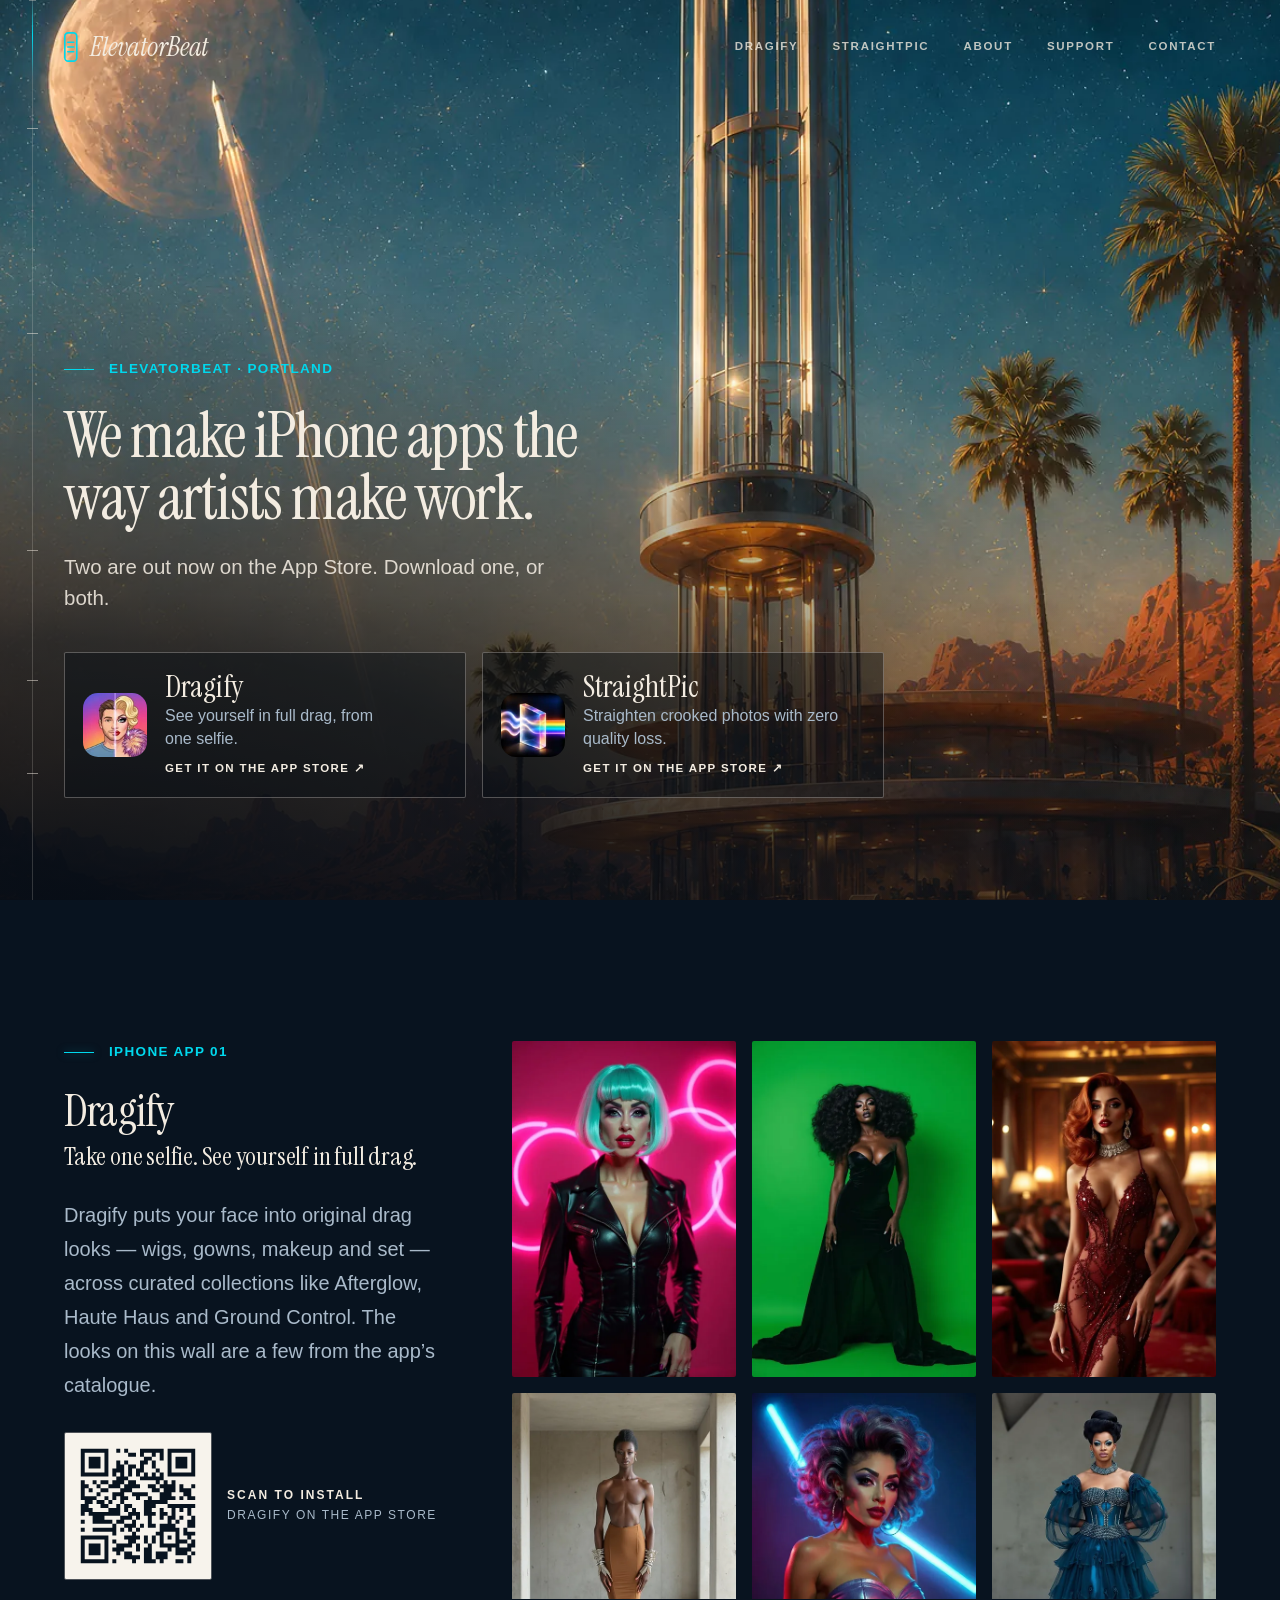
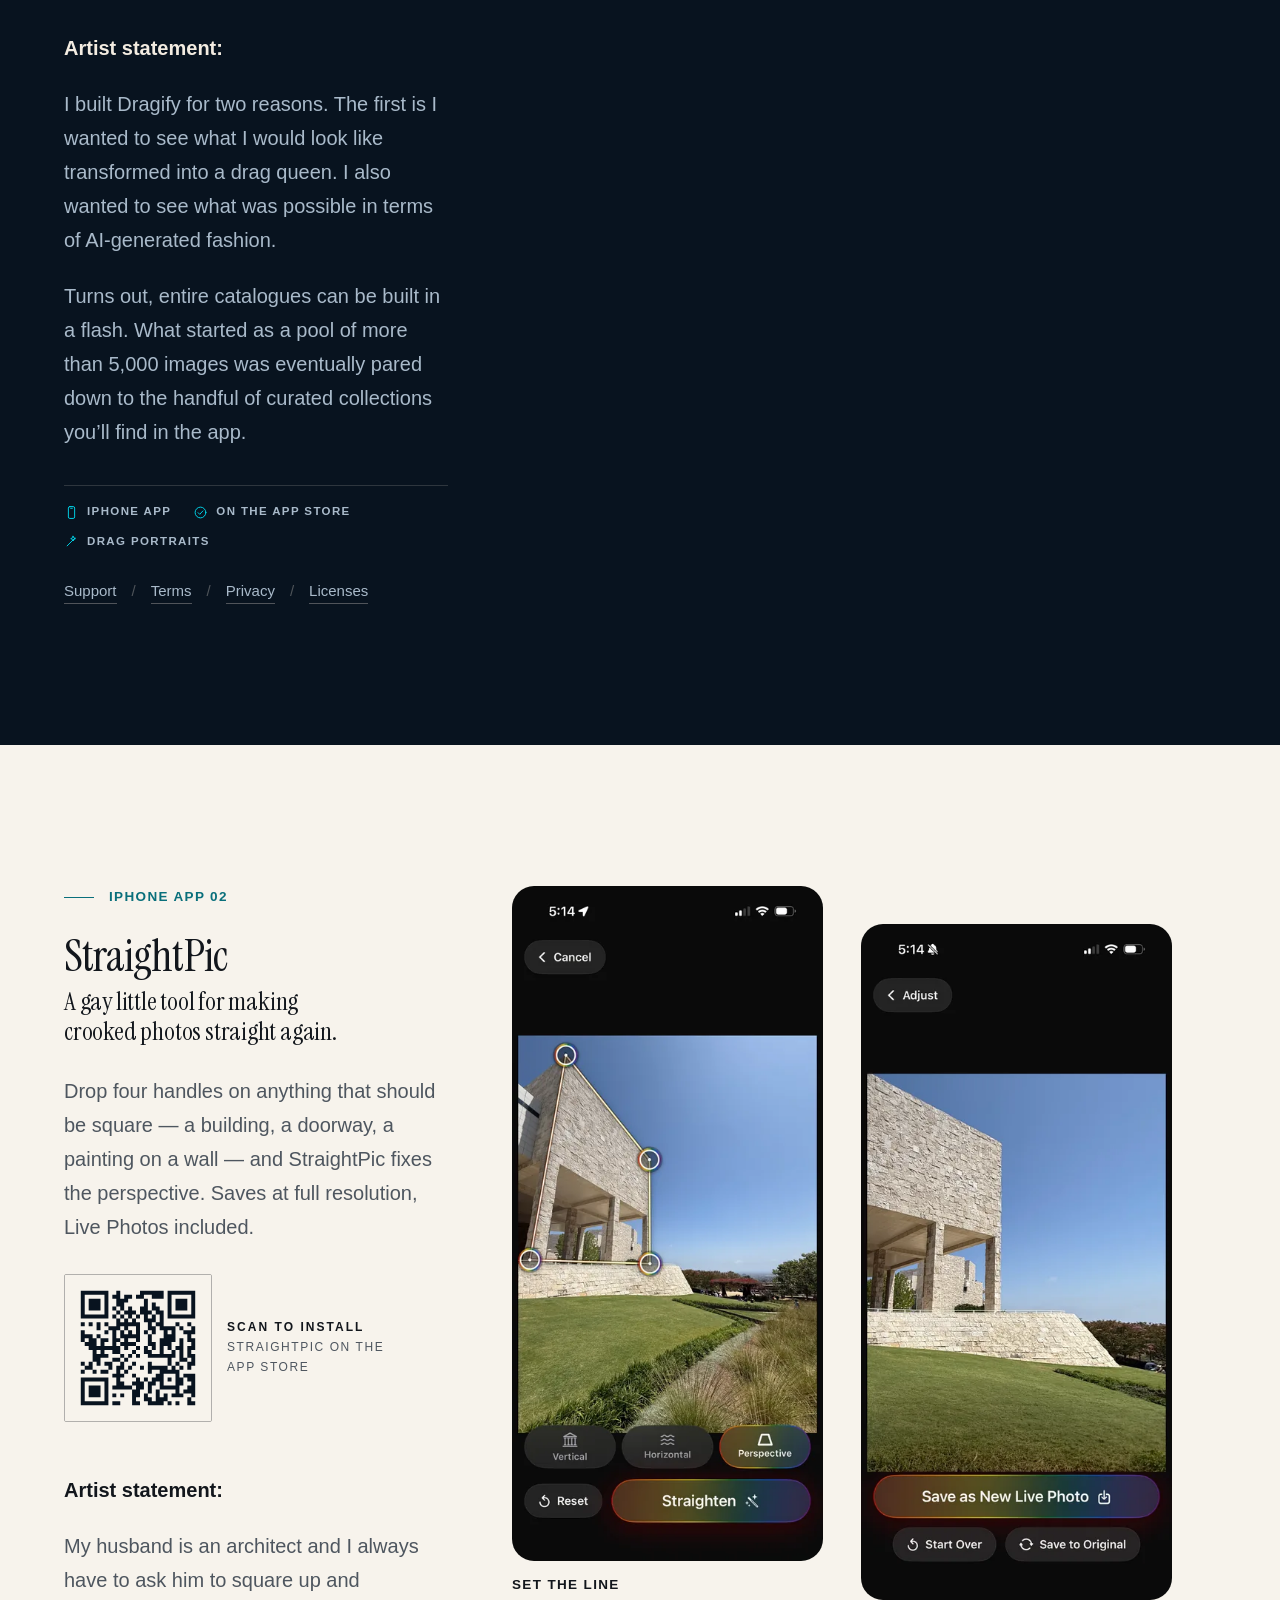
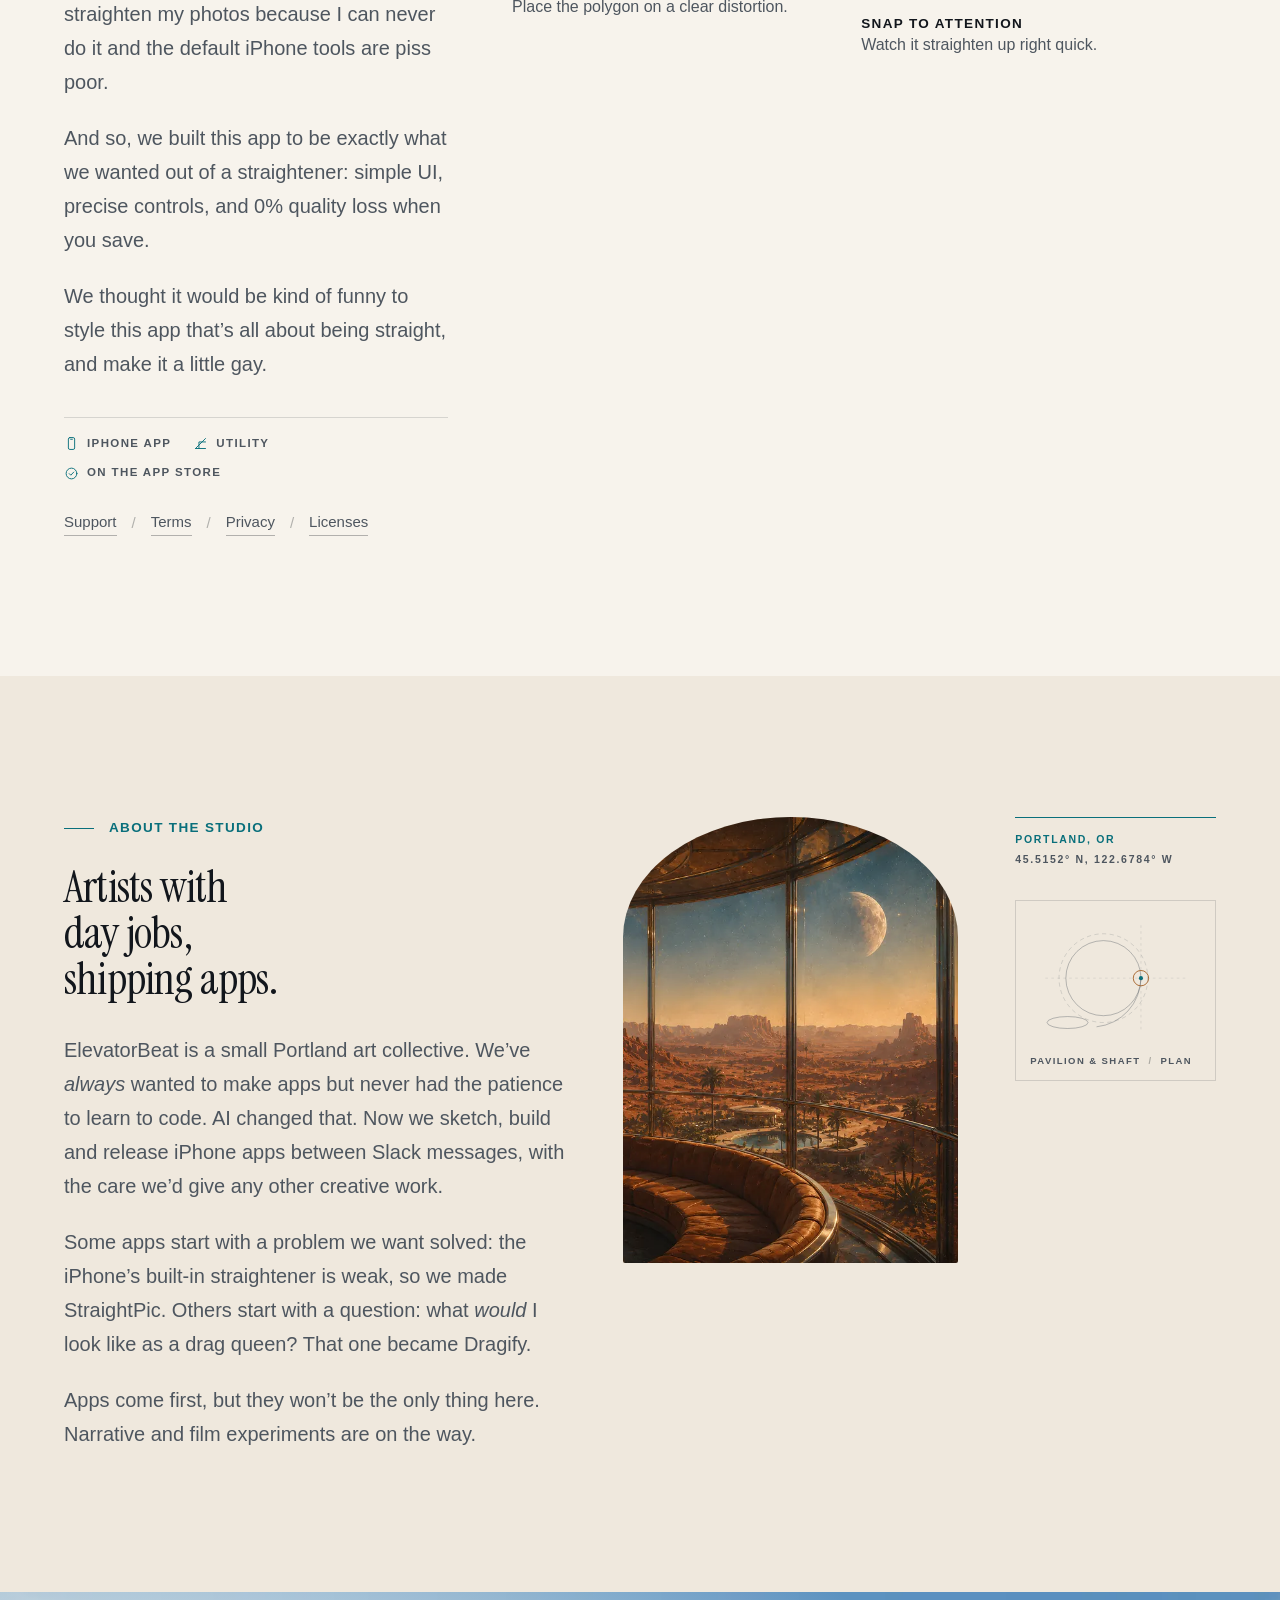
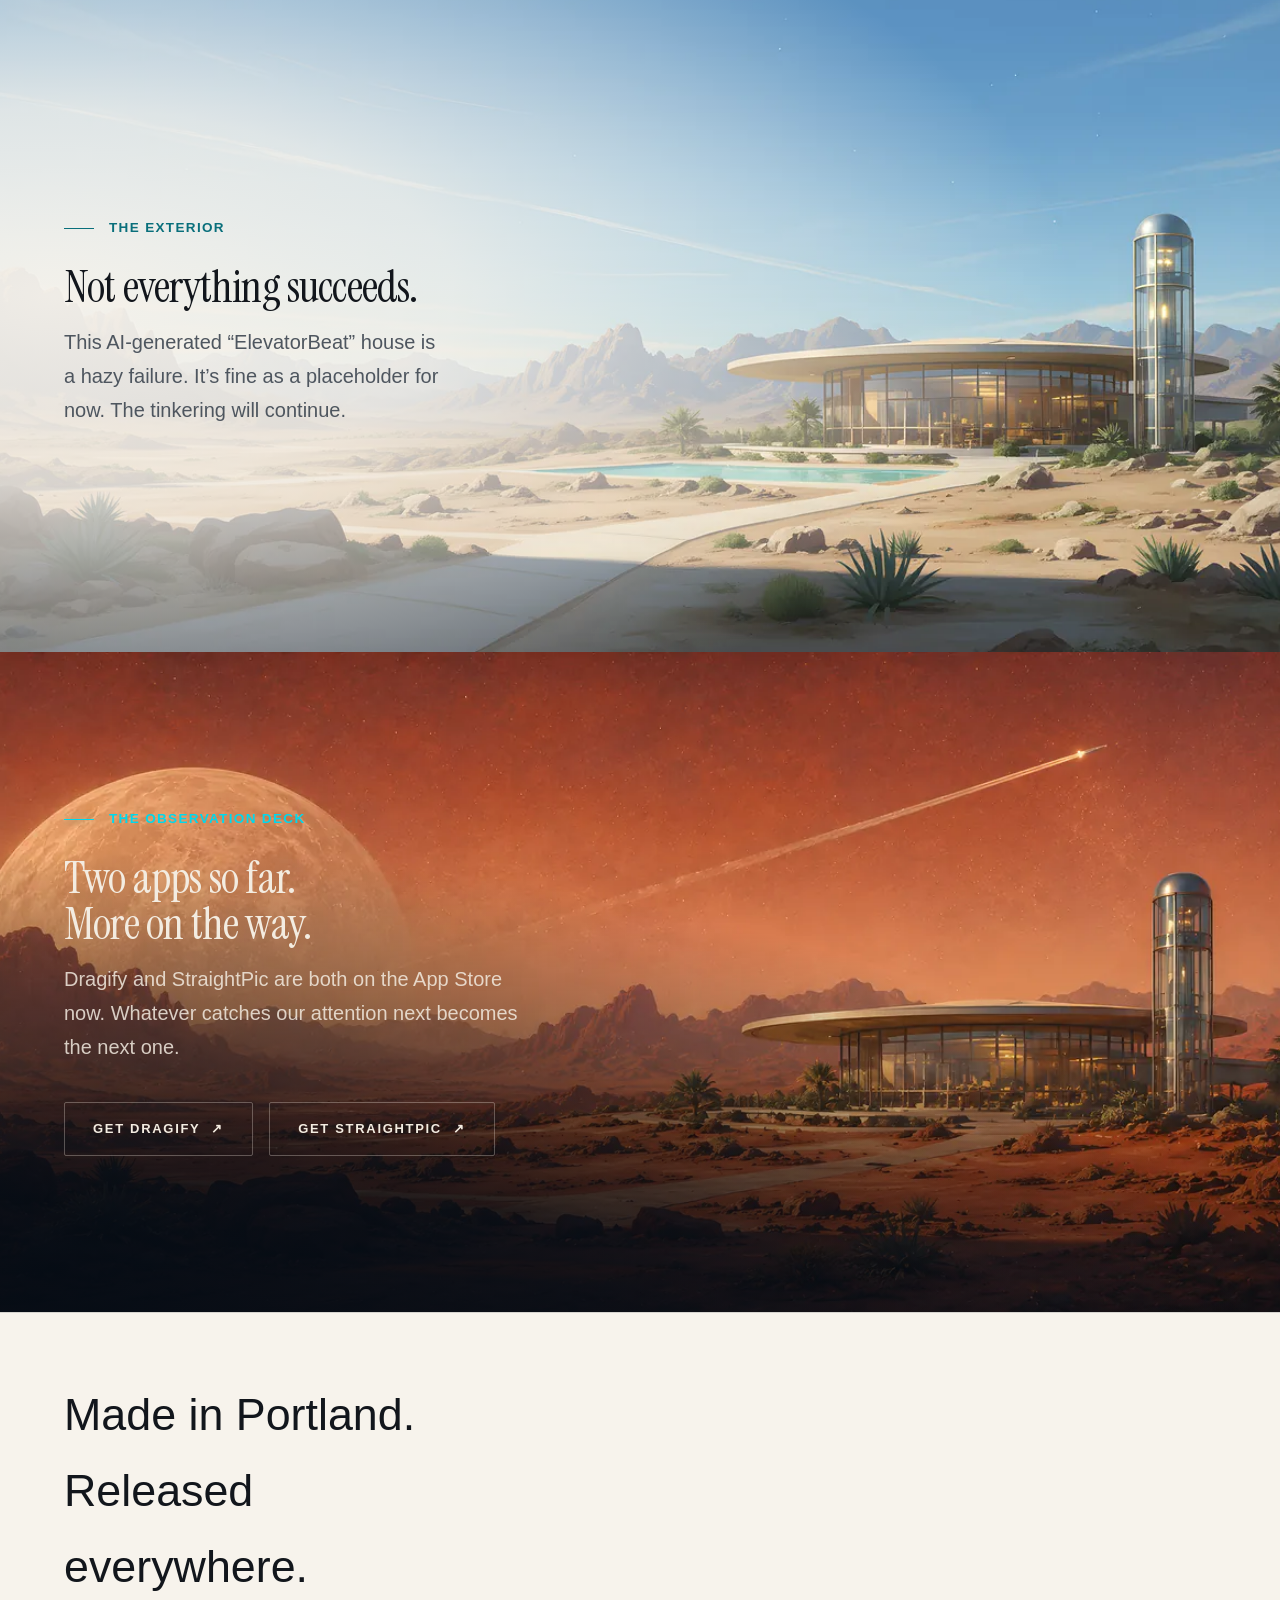
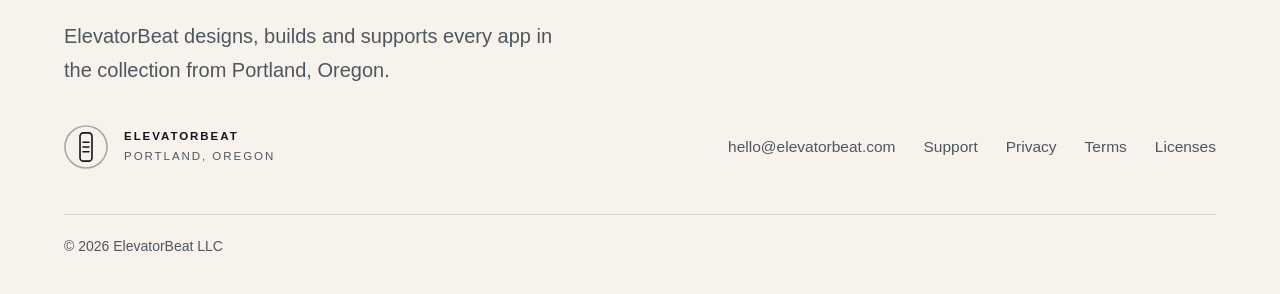
<file: index.html>
<!doctype html>
<html lang="en">
<head>
  <meta charset="utf-8">
  <meta name="viewport" content="width=device-width, initial-scale=1">
  <meta name="description" content="ElevatorBeat is a Portland art collective making iPhone apps. Dragify turns one selfie into full drag portraits. StraightPic straightens crooked photos with zero quality loss. Both on the App Store.">
  <title>ElevatorBeat — Dragify and StraightPic, iPhone apps from Portland</title>
  <link rel="canonical" href="https://elevatorbeat.com/">
  <link rel="icon" type="image/svg+xml" href="assets/favicon.svg">
  <link rel="apple-touch-icon" href="assets/apple-touch-icon.png">
  <meta name="theme-color" content="#F7F3EC">
  <meta property="og:type" content="website">
  <meta property="og:url" content="https://elevatorbeat.com/">
  <meta property="og:site_name" content="ElevatorBeat">
  <meta property="og:title" content="ElevatorBeat — Dragify and StraightPic, iPhone apps from Portland">
  <meta property="og:description" content="Dragify turns one selfie into full drag portraits. StraightPic straightens crooked photos. Two iPhone apps from a Portland art collective.">
  <meta property="og:image" content="https://elevatorbeat.com/assets/og-image.jpg">
  <meta property="og:image:width" content="1200">
  <meta property="og:image:height" content="630">
  <meta name="twitter:card" content="summary_large_image">
  <meta name="twitter:title" content="ElevatorBeat — Dragify and StraightPic, iPhone apps from Portland">
  <meta name="twitter:description" content="Dragify turns one selfie into full drag portraits. StraightPic straightens crooked photos. Two iPhone apps from a Portland art collective.">
  <meta name="twitter:image" content="https://elevatorbeat.com/assets/og-image.jpg">
  <script type="application/ld+json">
  {
    "@context": "https://schema.org",
    "@type": "Organization",
    "name": "ElevatorBeat",
    "url": "https://elevatorbeat.com/",
    "logo": "https://elevatorbeat.com/assets/og-image.jpg",
    "description": "ElevatorBeat is a Portland art collective working in apps, releasing software made with the care of any other creative work.",
    "slogan": "A Portland art collective working in apps.",
    "email": "mailto:hello@elevatorbeat.com",
    "sameAs": ["https://x.com/elevatorbeat", "https://instagram.com/elevatorbeat"],
    "address": { "@type": "PostalAddress", "addressLocality": "Portland", "addressRegion": "OR", "addressCountry": "US" },
    "knowsAbout": ["iOS app development", "Product design", "Photography tools", "Image processing", "Drag culture"]
  }
  </script>
  <!-- The display face is used by the first headline, so it is fetched
       alongside the stylesheet rather than after it. -->
  <link rel="preload" as="font" type="font/woff2" href="assets/fonts/instrument-serif-latin.woff2" crossorigin>
  <!-- The arrival photograph is the LCP element, and it is art-directed, so the
       preload has to carry the SAME media split the <picture> below does —
       otherwise a phone preloads the landscape frame and then downloads the
       portrait one as well. -->
  <link rel="preload" as="image" media="(max-width: 760px)"
        href="assets/img/hero-mobile-760.webp"
        imagesrcset="assets/img/hero-mobile-560.webp 560w, assets/img/hero-mobile-760.webp 760w, assets/img/hero-mobile-1000.webp 1000w, assets/img/hero-mobile-1240.webp 1240w"
        imagesizes="100vw" fetchpriority="high">
  <link rel="preload" as="image" media="(min-width: 761px)"
        href="assets/img/hero-1400.webp"
        imagesrcset="assets/img/hero-900.webp 900w, assets/img/hero-1400.webp 1400w, assets/img/hero-1920.webp 1920w, assets/img/hero-2400.webp 2400w"
        imagesizes="100vw" fetchpriority="high">
  <link rel="stylesheet" href="styles.css?v=20261001c">
  <script defer src="script.js?v=20261001c"></script>
</head>
<body>
  <a class="skip-link" href="#main">Skip to content</a>

  <!-- The floor indicator. Built by script.js from the numbered floors below,
       and only on viewports wide enough to have a gutter to put it in. -->
  <div class="rail" data-rail aria-hidden="true"><span class="rail-car"></span></div>

  <!-- Transparent while the arrival image is behind it; on scroll it detaches
       into a solid paper bar. Subpages, which have no photographic arrival,
       carry .is-solid from the markup so they start in the scrolled state. -->
  <header class="site-header" data-header>
    <div class="container nav-shell">
      <a class="brand" href="#top" aria-label="ElevatorBeat home">
        <svg class="brand-mark" viewBox="0 0 20 44" fill="none" stroke="var(--cyan)"
             stroke-width="2.4" stroke-linecap="round" aria-hidden="true">
          <rect x="1.2" y="1.2" width="17.6" height="41.6" rx="5"/>
          <path d="M5.6 15h8.8M5.6 22h8.8M5.6 29h8.8"/>
        </svg>
        <span class="brand-name"><em>ElevatorBeat</em></span>
      </a>
      <button class="menu-toggle" type="button" aria-expanded="false" aria-controls="site-nav" data-menu-toggle>
        <span></span><span></span><span></span>
        <span class="sr-only">Open navigation</span>
      </button>
      <nav class="site-nav" id="site-nav" aria-label="Primary navigation" data-nav>
        <a href="#dragify">Dragify</a>
        <a href="#straightpic">StraightPic</a>
        <a href="#studio">About</a>
        <a href="support.html">Support</a>
        <a href="contact.html">Contact</a>
      </nav>
    </div>
  </header>

  <main id="main">

    <!-- =====================================================================
         ARRIVAL
         Copy sits lower-left over open desert floor, which is the only part of
         this painting with nothing in it: the moon is upper-left, the rocket
         trail crosses the middle, the tower holds the right. The scrim is a
         pool of shade under the type, not a wash over the picture.
         ===================================================================== -->
    <section class="chapter chapter--arrival scrim-bl on-dark" id="top"
             data-rail-section aria-labelledby="arrival-title">
      <div class="chapter-media">
        <div class="parallax-media" data-parallax-media>
          <picture>
            <source media="(max-width: 760px)"
                    srcset="assets/img/hero-mobile-560.webp 560w, assets/img/hero-mobile-760.webp 760w, assets/img/hero-mobile-1000.webp 1000w, assets/img/hero-mobile-1240.webp 1240w"
                    sizes="100vw">
            <img src="assets/img/hero-1400.webp"
                 srcset="assets/img/hero-900.webp 900w, assets/img/hero-1400.webp 1400w, assets/img/hero-1920.webp 1920w, assets/img/hero-2400.webp 2400w"
                 sizes="100vw" width="2400" height="1600" fetchpriority="high"
                 alt="A glass elevator tower rising out of a red desert at dusk, its lit observation decks glowing amber, with a full moon and the trail of a departing rocket in the deep blue sky.">
          </picture>
        </div>
      </div>
      <div class="container chapter-inner">
        <p class="eyebrow">ElevatorBeat &middot; Portland</p>
        <h1 class="display-xl" id="arrival-title">We make iPhone apps the way artists make&nbsp;work.</h1>
        <p class="lede">Two are out now on the App Store. Download one, or both.</p>
        <!-- The shelf: the two apps, by name, with their real icons, before
             anything else on the page asks for attention. Each is one link
             straight to its App Store listing; the rooms below carry the QR
             codes for desktop visitors. -->
        <ul class="app-shelf" aria-label="Our apps">
          <li>
            <a class="app-tile" href="https://apps.apple.com/us/app/dragify-drag-queen-face-swap/id6756401226" target="_blank" rel="noopener">
              <img class="app-icon" src="assets/img/icon-dragify-192.webp" srcset="assets/img/icon-dragify-96.webp 96w, assets/img/icon-dragify-192.webp 192w, assets/img/icon-dragify-288.webp 288w" sizes="64px" width="64" height="64" alt="">
              <span class="app-tile-text">
                <span class="app-tile-name">Dragify</span>
                <span class="app-tile-line">See yourself in full drag, from one&nbsp;selfie.</span>
                <span class="app-tile-cta">Get it on the App&nbsp;Store&nbsp;<span aria-hidden="true">&nearr;</span></span>
              </span>
            </a>
          </li>
          <li>
            <a class="app-tile" href="https://apps.apple.com/us/app/straightpic/id6816278709" target="_blank" rel="noopener">
              <img class="app-icon" src="assets/img/icon-straightpic-192.webp" srcset="assets/img/icon-straightpic-96.webp 96w, assets/img/icon-straightpic-192.webp 192w, assets/img/icon-straightpic-288.webp 288w" sizes="64px" width="64" height="64" alt="">
              <span class="app-tile-text">
                <span class="app-tile-name">StraightPic</span>
                <span class="app-tile-line">Straighten crooked photos with zero quality&nbsp;loss.</span>
                <span class="app-tile-cta">Get it on the App&nbsp;Store&nbsp;<span aria-hidden="true">&nearr;</span></span>
              </span>
            </a>
          </li>
        </ul>
      </div>
    </section>

    <!-- =====================================================================
         01 — ROOM 01, DRAGIFY
         Full-bleed on midnight, because the artwork is saturated and theatrical
         and a cream ground would fight it. The wall label sits on the left and
         the work takes the other two thirds.

         Nothing in the mosaic is colour-corrected. These frames are what the
         app actually returns, so grading them would misrepresent the product.
         ===================================================================== -->
    <section class="section on-dark" id="dragify" data-rail-section
             data-floor="01" data-floor-name="Dragify" aria-labelledby="dragify-title">
      <div class="container room-grid">
        <div class="room-label reveal">
          <p class="eyebrow">iPhone app 01</p>
          <h2 class="display-m" id="dragify-title">Dragify</h2>
          <p class="display-s room-claim">Take one selfie. See yourself in full&nbsp;drag.</p>
          <div class="body-copy">
            <p>Dragify puts your face into original drag looks &mdash; wigs, gowns, makeup and set &mdash; across curated collections like Afterglow, Haute Haus and Ground Control. The looks on this wall are a few from the app&rsquo;s catalogue.</p>
          </div>
          <!-- The download comes straight after the one paragraph that says what
               the app does, ahead of the artist statement — the visitor should
               not have to read the story to find the action. Two presentations
               of one href: the button on a phone, the code on a desk. See "The
               install action" in styles.css for why the swap is width AND
               pointer, and why there is no Android branch. -->
          <div class="button-row">
            <a class="btn btn-primary install-btn" href="https://apps.apple.com/us/app/dragify-drag-queen-face-swap/id6756401226" target="_blank" rel="noopener">
              <svg class="apple-icon" viewBox="0 0 384 512" aria-hidden="true"><path d="M318.7 268.7c-.2-36.7 16.4-64.4 50-84.8-18.8-26.9-47.2-41.7-84.7-44.6-35.5-2.8-74.3 20.7-88.5 20.7-15 0-49.4-19.7-76.4-19.7C63.3 141.2 4 184.8 4 273.5q0 39.3 14.4 81.2c12.8 36.7 59 126.7 107.2 125.2 25.2-.6 43-17.9 75.8-17.9 31.8 0 48.3 17.9 76.4 17.9 48.6-.7 90.4-82.5 102.6-119.3-65.2-30.7-61.7-90-61.7-91.9zm-56.6-164.2c27.3-32.4 24.8-61.9 24-72.5-24.1 1.4-52 16.4-67.9 34.9-17.5 19.8-27.8 44.3-25.6 71.9 26.1 2 49.9-11.4 69.5-34.3z"/></svg>
              Download Dragify
            </a>
            <a class="install-qr" href="https://apps.apple.com/us/app/dragify-drag-queen-face-swap/id6756401226" target="_blank" rel="noopener">
              <img src="assets/img/qr-dragify.svg" width="148" height="148" alt="">
              <span class="install-qr-text">Scan to install<span>Dragify on the App&nbsp;Store</span></span>
            </a>
          </div>
          <div class="body-copy room-statement">
            <p><strong>Artist statement:</strong></p>
            <p>I built Dragify for two reasons. The first is I wanted to see what I would look like transformed into a drag queen. I also wanted to see what was possible in terms of AI-generated fashion.</p>
            <p>Turns out, entire catalogues can be built in a flash. What started as a pool of more than 5,000 images was eventually pared down to the handful of curated collections you&rsquo;ll find in the app.</p>
          </div>
          <ul class="tags">
            <li>
              <svg viewBox="0 0 24 24" aria-hidden="true"><rect class="ic" x="7" y="2.5" width="10" height="19" rx="2.4"/><path class="ic" d="M10.6 5.2h2.8"/></svg>
              iPhone app
            </li>
            <li>
              <svg viewBox="0 0 24 24" aria-hidden="true"><circle class="ic" cx="12" cy="12" r="8.6"/><path class="ic" d="m8.2 12.3 2.6 2.6 5-5.4"/></svg>
              On the App Store
            </li>
            <li>
              <svg viewBox="0 0 24 24" aria-hidden="true"><path class="ic" d="M5 19 17.5 6.5M14.6 3.6l1.2 2.6 2.6 1.2-2.6 1.2-1.2 2.6-1.2-2.6L10.8 7.4l2.6-1.2z"/></svg>
              Drag portraits
            </li>
          </ul>
          <!-- Dragify's terms, privacy and open-source notices stay canonical
               on dragifyapp.com — these send visitors straight there in a new
               tab rather than duplicating text that would then need updating
               twice. -->
          <p class="app-links">
            <a href="support.html#dragify">Support</a>
            <span aria-hidden="true">/</span>
            <a href="https://dragifyapp.com/terms/" target="_blank" rel="noopener">Terms</a>
            <span aria-hidden="true">/</span>
            <a href="https://dragifyapp.com/privacy/" target="_blank" rel="noopener">Privacy</a>
            <span aria-hidden="true">/</span>
            <a href="https://dragifyapp.com/open-source/" target="_blank" rel="noopener">Licenses</a>
          </p>
        </div>

        <!-- THE APERTURE.
             Twelve looks in a flat row-major grid — three up, four rows deep —
             every one at the 2:3 the app exports, so nothing here is cropped any
             more than it is graded.

             ROWS TWO AND THREE ARE THE SIX THAT CARRY THE SECTION. They sit
             where the aperture is parked for most of the pass. Rows one and four
             exist to be cut by the window's edge: the wall should read as a
             piece of a collection that keeps going, not as a grid that happens
             to end. Reorder these and that is the thing to preserve.

             The wall does not scroll. `.mosaic` is a window cut in the page and
             `.mosaic-plane` is held still in the VIEWPORT behind it (script.js),
             so as the page rises the aperture climbs the wall and the queens
             never move a pixel. The wall is shorter than the window's full
             travel, so it clamps at its own edge and drifts rather than climbing
             the whole band.

             Without JS, or under prefers-reduced-motion, the plane simply sits
             at the top of the window and the section is an ordinary cropped
             mosaic — the markup carries no motion of its own. -->
        <div class="mosaic reveal" style="--delay: 120ms" data-mosaic>
          <div class="mosaic-plane" data-mosaic-plane>
            <div class="plate">
                <img src="assets/img/dragify/euphoria-uv-12-480.webp"
                     srcset="assets/img/dragify/euphoria-uv-12-480.webp 480w, assets/img/dragify/euphoria-uv-12-800.webp 800w"
                     sizes="(max-width: 760px) 46vw, (max-width: 1180px) 30vw, (max-width: 1420px) 21vw, 250px"
                     width="480" height="720" loading="lazy" decoding="async"
                     alt="A Euphoria // UV look: a teal bob and a zipped leather dress in front of hot pink neon rings.">
              </div>
            <div class="plate">
                <img src="assets/img/dragify/canonical-queens-10-480.webp"
                     srcset="assets/img/dragify/canonical-queens-10-480.webp 480w, assets/img/dragify/canonical-queens-10-800.webp 800w"
                     sizes="(max-width: 760px) 46vw, (max-width: 1180px) 30vw, (max-width: 1420px) 21vw, 250px"
                     width="480" height="720" loading="lazy" decoding="async"
                     alt="A Canonical Queens look: a black strapless gown with a long train and a full afro, on a flat green ground.">
              </div>
            <div class="plate">
                <img src="assets/img/dragify/afterglow-14-480.webp"
                     srcset="assets/img/dragify/afterglow-14-480.webp 480w, assets/img/dragify/afterglow-14-768.webp 768w"
                     sizes="(max-width: 760px) 46vw, (max-width: 1180px) 30vw, (max-width: 1420px) 21vw, 250px"
                     width="480" height="720" loading="lazy" decoding="async"
                     alt="An Afterglow look: a crimson beaded gown and auburn waves in a red velvet salon.">
              </div>
            <div class="plate">
                <img src="assets/img/dragify/haute-haus-01-480.webp"
                     srcset="assets/img/dragify/haute-haus-01-480.webp 480w, assets/img/dragify/haute-haus-01-682.webp 682w"
                     sizes="(max-width: 760px) 46vw, (max-width: 1180px) 30vw, (max-width: 1420px) 21vw, 250px"
                     width="480" height="720" loading="lazy" decoding="async"
                     alt="A Haute Haus look: a copper satin mermaid gown with opera gloves, photographed in a raw concrete colonnade.">
              </div>
            <div class="plate">
                <img src="assets/img/dragify/euphoria-uv-08-480.webp"
                     srcset="assets/img/dragify/euphoria-uv-08-480.webp 480w, assets/img/dragify/euphoria-uv-08-800.webp 800w"
                     sizes="(max-width: 760px) 46vw, (max-width: 1180px) 30vw, (max-width: 1420px) 21vw, 250px"
                     width="480" height="720" loading="lazy" decoding="async"
                     alt="A Euphoria // UV look: candyfloss curls and a liquid silver dress cut through by a blue neon beam.">
              </div>
            <div class="plate">
                <img src="assets/img/dragify/haute-haus-05-480.webp"
                     srcset="assets/img/dragify/haute-haus-05-480.webp 480w, assets/img/dragify/haute-haus-05-706.webp 706w"
                     sizes="(max-width: 760px) 46vw, (max-width: 1180px) 30vw, (max-width: 1420px) 21vw, 250px"
                     width="480" height="720" loading="lazy" decoding="async"
                     alt="A Haute Haus look: a tiered teal tulle ball gown with sheer sleeves, shot in a concrete courtyard.">
              </div>
            <div class="plate">
                <img src="assets/img/dragify/canonical-queens-04-480.webp"
                     srcset="assets/img/dragify/canonical-queens-04-480.webp 480w, assets/img/dragify/canonical-queens-04-800.webp 800w"
                     sizes="(max-width: 760px) 46vw, (max-width: 1180px) 30vw, (max-width: 1420px) 21vw, 250px"
                     width="480" height="720" loading="lazy" decoding="async"
                     alt="A Canonical Queens look: a tall blue updo and a monochrome zebra gown against a flat cyan ground.">
              </div>
            <div class="plate">
                <img src="assets/img/dragify/ground-control-07-480.webp"
                     srcset="assets/img/dragify/ground-control-07-480.webp 480w, assets/img/dragify/ground-control-07-800.webp 800w"
                     sizes="(max-width: 760px) 46vw, (max-width: 1180px) 30vw, (max-width: 1420px) 21vw, 250px"
                     width="480" height="720" loading="lazy" decoding="async"
                     alt="A Ground Control look: a silver and mint flight suit with a rocket headdress and a smoking ray gun.">
              </div>
            <div class="plate">
                <img src="assets/img/dragify/afterglow-11-480.webp"
                     srcset="assets/img/dragify/afterglow-11-480.webp 480w, assets/img/dragify/afterglow-11-788.webp 788w"
                     sizes="(max-width: 760px) 46vw, (max-width: 1180px) 30vw, (max-width: 1420px) 21vw, 250px"
                     width="480" height="720" loading="lazy" decoding="async"
                     alt="An Afterglow look: an embroidered emerald suit and finger waves in a red-lit drawing room.">
              </div>
            <div class="plate">
                <img src="assets/img/dragify/afterglow-06-480.webp"
                     srcset="assets/img/dragify/afterglow-06-480.webp 480w, assets/img/dragify/afterglow-06-788.webp 788w"
                     sizes="(max-width: 760px) 46vw, (max-width: 1180px) 30vw, (max-width: 1420px) 21vw, 250px"
                     width="480" height="720" loading="lazy" decoding="async"
                     alt="An Afterglow look: a white feathered gown beside a lit pool under a full moon, holding a sparkler.">
              </div>
            <div class="plate">
                <img src="assets/img/dragify/haute-haus-09-480.webp"
                     srcset="assets/img/dragify/haute-haus-09-480.webp 480w, assets/img/dragify/haute-haus-09-682.webp 682w"
                     sizes="(max-width: 760px) 46vw, (max-width: 1180px) 30vw, (max-width: 1420px) 21vw, 250px"
                     width="480" height="720" loading="lazy" decoding="async"
                     alt="A Haute Haus look: a cream feathered gown with a ruffled train against pale concrete.">
              </div>
            <div class="plate">
                <img src="assets/img/dragify/ground-control-18-480.webp"
                     srcset="assets/img/dragify/ground-control-18-480.webp 480w, assets/img/dragify/ground-control-18-800.webp 800w"
                     sizes="(max-width: 760px) 46vw, (max-width: 1180px) 30vw, (max-width: 1420px) 21vw, 250px"
                     width="480" height="720" loading="lazy" decoding="async"
                     alt="A Ground Control look: a silver flight suit and a bubble helmet over a platinum bouffant, ray gun in hand.">
              </div>
          </div>
        </div>
      </div>
    </section>

    <!-- =====================================================================
         02 — ROOM 02, STRAIGHTPIC
         Same wall label, same tag row, same action — different evidence. Two
         real captures from one session in the app: the editor with the four
         perspective handles placed, and the corrected frame that came back.
         ===================================================================== -->
    <section class="section" id="straightpic" data-rail-section
             data-floor="02" data-floor-name="StraightPic" aria-labelledby="straightpic-title">
      <div class="container room-grid">
        <div class="room-label reveal">
          <p class="eyebrow">iPhone app 02</p>
          <h2 class="display-m" id="straightpic-title">StraightPic</h2>
          <p class="display-s room-claim">A gay little tool for making crooked photos straight&nbsp;again.</p>
          <div class="body-copy">
            <p>Drop four handles on anything that should be square &mdash; a building, a doorway, a painting on a wall &mdash; and StraightPic fixes the perspective. Saves at full resolution, Live Photos&nbsp;included.</p>
          </div>
          <div class="button-row">
            <!-- Two presentations of one href — see "The install action" in
                 styles.css. -->
            <a class="btn btn-primary install-btn" href="https://apps.apple.com/us/app/straightpic/id6816278709" target="_blank" rel="noopener">
              <svg class="apple-icon" viewBox="0 0 384 512" aria-hidden="true"><path d="M318.7 268.7c-.2-36.7 16.4-64.4 50-84.8-18.8-26.9-47.2-41.7-84.7-44.6-35.5-2.8-74.3 20.7-88.5 20.7-15 0-49.4-19.7-76.4-19.7C63.3 141.2 4 184.8 4 273.5q0 39.3 14.4 81.2c12.8 36.7 59 126.7 107.2 125.2 25.2-.6 43-17.9 75.8-17.9 31.8 0 48.3 17.9 76.4 17.9 48.6-.7 90.4-82.5 102.6-119.3-65.2-30.7-61.7-90-61.7-91.9zm-56.6-164.2c27.3-32.4 24.8-61.9 24-72.5-24.1 1.4-52 16.4-67.9 34.9-17.5 19.8-27.8 44.3-25.6 71.9 26.1 2 49.9-11.4 69.5-34.3z"/></svg>
              Download StraightPic
            </a>
            <a class="install-qr" href="https://apps.apple.com/us/app/straightpic/id6816278709" target="_blank" rel="noopener">
              <img src="assets/img/qr-straightpic.svg" width="148" height="148" alt="">
              <span class="install-qr-text">Scan to install<span>StraightPic on the App&nbsp;Store</span></span>
            </a>
          </div>
          <div class="body-copy room-statement">
            <p><strong>Artist statement:</strong></p>
            <p>My husband is an architect and I always have to ask him to square up and straighten my photos because I can never do it and the default iPhone tools are piss poor.</p>
            <p>And so, we built this app to be exactly what we wanted out of a straightener: simple UI, precise controls, and 0% quality loss when you save.</p>
            <p>We thought it would be kind of funny to style this app that&rsquo;s all about being straight, and make it a little gay.</p>
          </div>
          <ul class="tags">
            <li>
              <svg viewBox="0 0 24 24" aria-hidden="true"><rect class="ic" x="7" y="2.5" width="10" height="19" rx="2.4"/><path class="ic" d="M10.6 5.2h2.8"/></svg>
              iPhone app
            </li>
            <li>
              <svg viewBox="0 0 24 24" aria-hidden="true"><path class="ic" d="M4 20h16M4 20 20 4M9.5 20V9.5H20"/></svg>
              Utility
            </li>
            <li>
              <svg viewBox="0 0 24 24" aria-hidden="true"><circle class="ic" cx="12" cy="12" r="8.6"/><path class="ic" d="m8.4 12.2 2.5 2.5 4.7-5"/></svg>
              On the App Store
            </li>
          </ul>
          <!-- StraightPic's own dedicated legal pages, hosted here on
               elevatorbeat.com and opened in the same tab. -->
          <p class="app-links">
            <a href="support.html#straightpic">Support</a>
            <span aria-hidden="true">/</span>
            <a href="straightpic/terms/">Terms</a>
            <span aria-hidden="true">/</span>
            <a href="straightpic/privacy/">Privacy</a>
            <span aria-hidden="true">/</span>
            <a href="straightpic/open-source/">Licenses</a>
          </p>
        </div>

        <div class="devices reveal" style="--delay: 120ms">
          <figure>
            <div class="plate plate--screen" style="--ratio: 840 / 1826">
              <img src="assets/img/ui-straightpic-editor-420.webp"
                   srcset="assets/img/ui-straightpic-editor-420.webp 420w, assets/img/ui-straightpic-editor-640.webp 640w, assets/img/ui-straightpic-editor-840.webp 840w"
                   sizes="(max-width: 900px) 42vw, 20vw" width="840" height="1826" loading="lazy"
                   alt="The StraightPic editor on an iPhone: a photograph of a leaning stone museum building with four rainbow-ringed handles marking a quadrilateral on its wall, a row of Vertical, Horizontal and Perspective tools with the active tab in a rainbow gradient, and a rainbow-gradient Straighten button.">
            </div>
            <figcaption class="caption"><b>Set the line</b>Place the polygon on a clear distortion.</figcaption>
          </figure>
          <figure>
            <div class="plate plate--screen" style="--ratio: 840 / 1826">
              <img src="assets/img/ui-straightpic-result-420.webp"
                   srcset="assets/img/ui-straightpic-result-420.webp 420w, assets/img/ui-straightpic-result-640.webp 640w, assets/img/ui-straightpic-result-840.webp 840w"
                   sizes="(max-width: 900px) 42vw, 20vw" width="840" height="1826" loading="lazy"
                   alt="The same photograph in StraightPic after correction: the stone building now stands upright and square to the frame, with a rainbow-gradient Save as New Live Photo button below.">
            </div>
            <figcaption class="caption"><b>Snap to attention</b>Watch it straighten up right quick.</figcaption>
          </figure>
        </div>
      </div>
    </section>

    <!-- =====================================================================
         03 — THE STUDIO
         The one passage of pure prose on the page, flanked by two kinds of
         evidence: a photograph of the room on the left of the gutter, and the
         survey annotation and floor plan on the right. The annotations are the
         building described in the other language a studio uses — coordinates
         and a plan — which is why they are hairlines and not another picture.
         ===================================================================== -->
    <section class="section section--sink" id="studio" data-rail-section
             data-floor="03" data-floor-name="The Studio" aria-labelledby="studio-title">
      <div class="container studio-grid">
        <div class="reveal">
          <p class="eyebrow">About the studio</p>
          <!-- display-m, not -l: the largest tier is spent once, on the arrival.
               At -l this heading came within a few points of the h1 and flattened
               the page's hierarchy from the second screen onwards. -->
          <h2 class="display-m" id="studio-title">Artists with day jobs, shipping&nbsp;apps.</h2>
          <div class="body-copy">
            <p>ElevatorBeat is a small Portland art collective. We&rsquo;ve <em>always</em> wanted to make apps but never had the patience to learn to code. AI changed that. Now we sketch, build and release iPhone apps between Slack messages, with the care we&rsquo;d give any other creative work.</p>
            <p>Some apps start with a problem we want solved: the iPhone&rsquo;s built-in straightener is weak, so we made StraightPic. Others start with a question: what <em>would</em> I look like as a drag queen? That one became Dragify.</p>
            <p>Apps come first, but they won&rsquo;t be the only thing here. Narrative and film experiments are on the way.</p>
          </div>
        </div>

        <!-- The room as architecture rather than as a scene: a figure-free crop
             of the observation lounge, arched at the top so the plate echoes the
             pavilion's own curved glass. -->
        <div class="studio-figure reveal" style="--delay: 80ms">
          <div class="plate arch">
            <img src="assets/img/salon-760.webp"
                 srcset="assets/img/salon-520.webp 520w, assets/img/salon-760.webp 760w, assets/img/salon-1040.webp 1040w, assets/img/salon-1400.webp 1400w"
                 sizes="(max-width: 1180px) 92vw, 34vw" width="1040" height="1387" loading="lazy"
                 alt="The studio's observation lounge: a wall of curved brass-framed glass looking out over red desert mesas and a lit pool, a crescent moon high in the evening sky, a curved leather banquette in the foreground.">
          </div>
        </div>

        <!-- Survey annotation and plan. Cyan hairlines and tracked numerals —
             the same annotation language as the rail and the eyebrow ticks. -->
        <aside class="survey reveal" style="--delay: 160ms" aria-label="Studio location and floor plan">
          <p class="survey-line"><b>Portland, OR</b><span>45.5152&deg;&nbsp;N, 122.6784&deg;&nbsp;W</span></p>
          <div class="plan">
            <!-- The pavilion in plan, drawn from the paintings rather than
                 invented: a round floor, the roof overhang dashed outside it, the
                 pool off the south-west, and the elevator shaft ON the pavilion's
                 edge — which is where it stands in every frame on this page, and
                 the detail that stops this reading as a target. -->
            <svg viewBox="0 0 200 150" fill="none" aria-hidden="true">
              <circle class="plan-line" cx="86" cy="74" r="44"/>
              <circle class="plan-overhang" cx="86" cy="74" r="52"/>
              <path class="plan-line" d="M130 74a58 58 0 0 1-52 57"/>
              <ellipse class="plan-line" cx="44" cy="126" rx="24" ry="7"/>
              <circle class="plan-core" cx="130" cy="74" r="9"/>
              <circle class="plan-dot" cx="130" cy="74" r="2.4"/>
              <path class="plan-axis" d="M130 12v126M18 74h164"/>
            </svg>
            <p class="plan-label">Pavilion &amp; shaft <span aria-hidden="true">/</span> plan</p>
          </div>
        </aside>
      </div>
    </section>

    <!-- =====================================================================
         MORNING
         The one chapter that does NOT carry .on-dark. Darkening a pale morning
         sky enough to hold ivory type would turn the morning into another dusk,
         which is the "every image becomes the same dark scene" failure. The
         type is near-black and the scrim LIFTS the sky instead.
         ===================================================================== -->
    <section class="chapter chapter--morning scrim-lift" data-rail-section
             data-floor="04" data-floor-name="The Exterior" aria-labelledby="morning-title">
      <div class="chapter-media">
        <img src="assets/img/house-day-1920.webp"
             srcset="assets/img/house-day-900.webp 900w, assets/img/house-day-1400.webp 1400w, assets/img/house-day-1920.webp 1920w, assets/img/house-day-2400.webp 2400w, assets/img/house-day-3000.webp 3000w"
             sizes="100vw" width="3000" height="1313" loading="lazy"
             alt="A low glass pavilion and its elevator shaft in flat morning light, pale blue sky above a wide sand plain and distant grey mountains.">
      </div>
      <div class="container chapter-inner">
        <p class="eyebrow">The exterior</p>
        <h2 class="display-m" id="morning-title">Not everything&nbsp;succeeds.</h2>
        <p class="body-copy">This AI-generated &ldquo;ElevatorBeat&rdquo; house is a hazy failure. It&rsquo;s fine as a placeholder for now. The tinkering will continue.</p>
      </div>
    </section>

    <!-- =====================================================================
         THE OBSERVATION DECK
         The empty floors, said plainly. The panorama is the argument: there is
         a great deal of building and only two rooms in use.
         ===================================================================== -->
    <section class="chapter chapter--observation scrim-bl on-dark" data-rail-section
             data-floor="05" data-floor-name="The Observation Deck" aria-labelledby="observation-title">
      <div class="chapter-media">
        <picture>
          <source media="(max-width: 760px)"
                  srcset="assets/img/band-mars-mobile-640.webp 640w, assets/img/band-mars-mobile-960.webp 960w, assets/img/band-mars-mobile-1280.webp 1280w"
                  sizes="100vw">
          <img src="assets/img/band-mars-1920.webp"
               srcset="assets/img/band-mars-900.webp 900w, assets/img/band-mars-1400.webp 1400w, assets/img/band-mars-1920.webp 1920w, assets/img/band-mars-2400.webp 2400w, assets/img/band-mars-3000.webp 3000w"
               sizes="100vw" width="3000" height="1285" loading="lazy"
               alt="The pavilion and its elevator shaft seen from far out on the plain at night, alone under an enormous rising moon, with a rocket's vapour trail crossing the rust-coloured sky.">
        </picture>
      </div>
      <div class="container chapter-inner">
        <p class="eyebrow">The observation deck</p>
        <h2 class="display-m" id="observation-title">Two apps so far. More on the&nbsp;way.</h2>
        <p class="body-copy">Dragify and StraightPic are both on the App Store now. Whatever catches our attention next becomes the next&nbsp;one.</p>
        <div class="button-row">
          <a class="btn btn-outline" href="https://apps.apple.com/us/app/dragify-drag-queen-face-swap/id6756401226" target="_blank" rel="noopener">Get Dragify <span aria-hidden="true">&nearr;</span></a>
          <a class="btn btn-outline" href="https://apps.apple.com/us/app/straightpic/id6816278709" target="_blank" rel="noopener">Get StraightPic <span aria-hidden="true">&nearr;</span></a>
        </div>
      </div>
    </section>

  </main>

  <footer class="site-footer">
    <div class="container footer-tagline">
      <p class="display-m">Made in Portland. Released everywhere.</p>
      <p class="body-copy">ElevatorBeat designs, builds and supports every app in the collection from Portland, Oregon.</p>
    </div>
    <div class="container footer-bar">
      <a class="footer-brand" href="#top">
        <svg class="monogram" viewBox="0 0 44 44" aria-hidden="true">
          <circle cx="22" cy="22" r="21" fill="none" stroke="currentColor" stroke-opacity=".34" stroke-width="1.632"/>
          <g transform="translate(22,22) scale(.68) translate(-10,-22)" fill="none" stroke="#12161C" stroke-width="2.4" stroke-linecap="round">
            <rect x="1.2" y="1.2" width="17.6" height="41.6" rx="5"/>
            <path d="M5.6 15h8.8M5.6 22h8.8M5.6 29h8.8"/>
          </g>
        </svg>
        <span class="footer-brand-text">
          ElevatorBeat
          <span>Portland, Oregon</span>
        </span>
      </a>

      <nav class="footer-links" aria-label="Footer">
        <a href="mailto:hello@elevatorbeat.com">hello@elevatorbeat.com</a>
        <a href="support.html">Support</a>
        <a href="straightpic/privacy/">Privacy</a>
        <a href="straightpic/terms/">Terms</a>
        <a href="straightpic/open-source/">Licenses</a>
      </nav>
    </div>
    <div class="container footer-bottom">
      <p>&copy; 2026 ElevatorBeat LLC</p>
      <div class="footer-social" hidden>
        <a href="https://x.com/elevatorbeat" target="_blank" rel="noopener" aria-label="ElevatorBeat on X">
          <svg viewBox="0 0 24 24" aria-hidden="true"><path d="M18.9 2H22l-7.6 8.7L23.3 22h-7.1l-5.6-7.3L4.2 22H1l8.2-9.4L.9 2H8.2l5 6.7L18.9 2Zm-1.2 18h1.9L6.4 4H4.3l13.4 16Z"/></svg>
        </a>
        <a href="https://instagram.com/elevatorbeat" target="_blank" rel="noopener" aria-label="ElevatorBeat on Instagram">
          <svg viewBox="0 0 24 24" aria-hidden="true"><path d="M12 2c2.7 0 3.06.01 4.12.06 1.06.05 1.79.22 2.43.47.66.26 1.22.6 1.77 1.16.5.5.87 1.05 1.16 1.77.25.64.42 1.37.47 2.43C21.99 8.94 22 9.3 22 12s-.01 3.06-.06 4.12c-.05 1.06-.22 1.79-.47 2.43a4.9 4.9 0 0 1-1.16 1.77c-.5.5-1.05.87-1.77 1.16-.64.25-1.37.42-2.43.47C14.94 21.99 14.58 22 12 22s-3.06-.01-4.12-.06c-1.06-.05-1.79-.22-2.43-.47a4.9 4.9 0 0 1-1.77-1.16 4.9 4.9 0 0 1-1.16-1.77c-.25-.64-.42-1.37-.47-2.43C2.01 15.06 2 14.7 2 12s.01-3.06.06-4.12c.05-1.06.22-1.79.47-2.43a4.9 4.9 0 0 1 1.16-1.77c.5-.5 1.05-.87 1.77-1.16.64-.25 1.37-.42 2.43-.47C8.94 2.01 9.3 2 12 2Zm0 2.7c-2.65 0-2.98.01-4.02.06-.87.04-1.34.18-1.65.3-.42.16-.71.36-1.02.67-.31.31-.5.6-.67 1.02-.12.31-.26.78-.3 1.65-.05 1.04-.06 1.37-.06 4.02s.01 2.98.06 4.02c.04.87.18 1.34.3 1.65.16.42.36.71.67 1.02.31.31.6.5 1.02.67.31.12.78.26 1.65.3 1.04.05 1.37.06 4.02.06s2.98-.01 4.02-.06c.87-.04 1.34-.18 1.65-.3.42-.16.71-.36 1.02-.67.31-.31.5-.6.67-1.02.12-.31.26-.78.3-1.65.05-1.04.06-1.37.06-4.02s-.01-2.98-.06-4.02c-.04-.87-.18-1.34-.3-1.65a2.7 2.7 0 0 0-.67-1.02 2.7 2.7 0 0 0-1.02-.67c-.31-.12-.78-.26-1.65-.3-1.04-.05-1.37-.06-4.02-.06Zm0 3.7a5.6 5.6 0 1 1 0 11.2 5.6 5.6 0 0 1 0-11.2Zm0 2.3a3.3 3.3 0 1 0 0 6.6 3.3 3.3 0 0 0 0-6.6Zm5.8-2.5a1.3 1.3 0 1 1-2.6 0 1.3 1.3 0 0 1 2.6 0Z"/></svg>
        </a>
      </div>
    </div>
  </footer>
</body>
</html>
</file>
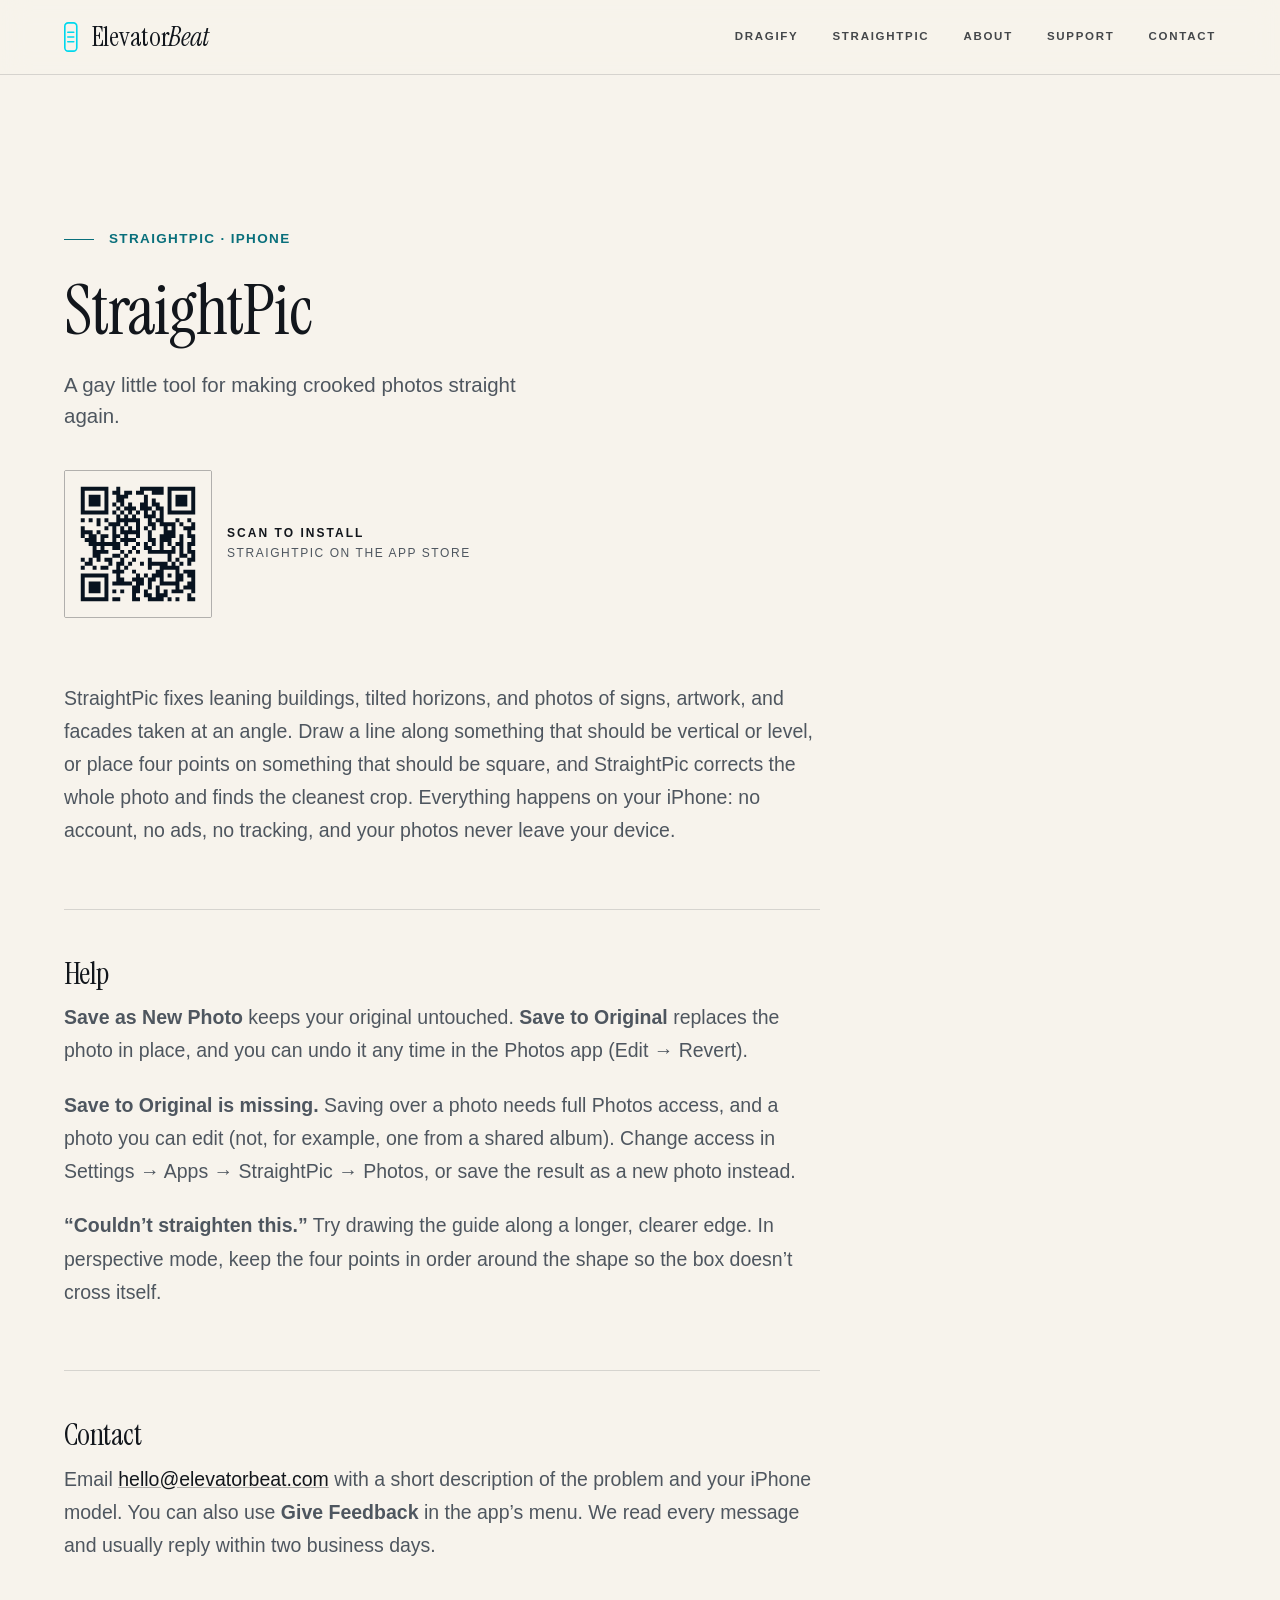
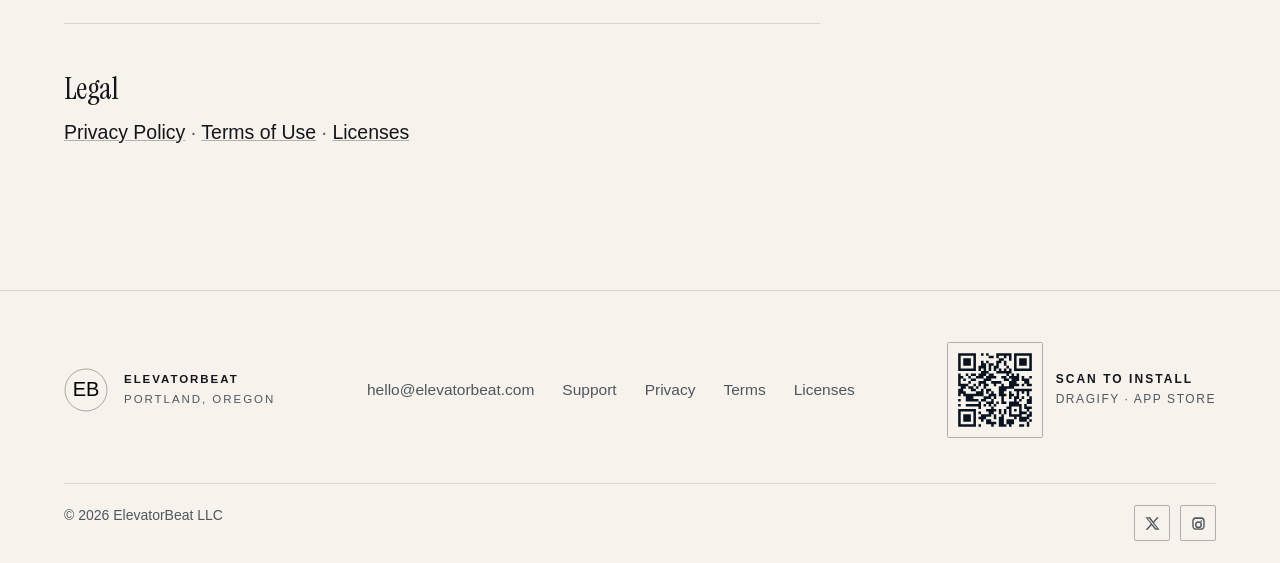
<file: straightpic/index.html>
<!doctype html>
<html lang="en">
<head>
  <meta charset="utf-8">
  <meta name="viewport" content="width=device-width, initial-scale=1">
  <meta name="description" content="StraightPic straightens crooked photos on your iPhone: leaning buildings, tilted horizons, skewed perspective. Help, contact, and legal.">
  <title>StraightPic — ElevatorBeat</title>
  <link rel="canonical" href="https://elevatorbeat.com/straightpic/">
  <link rel="icon" type="image/svg+xml" href="../assets/favicon.svg">
  <link rel="apple-touch-icon" href="../assets/apple-touch-icon.png">
  <meta name="theme-color" content="#F7F3EC">
  <meta property="og:type" content="website">
  <meta property="og:url" content="https://elevatorbeat.com/straightpic/">
  <meta property="og:site_name" content="ElevatorBeat">
  <meta property="og:title" content="StraightPic">
  <meta property="og:description" content="A gay little tool for making crooked photos straight again.">
  <meta property="og:image" content="https://elevatorbeat.com/assets/og-image.jpg">
  <meta property="og:image:width" content="1200">
  <meta property="og:image:height" content="630">
  <meta name="twitter:card" content="summary_large_image">
  <meta name="twitter:title" content="StraightPic">
  <meta name="twitter:description" content="A gay little tool for making crooked photos straight again.">
  <meta name="twitter:image" content="https://elevatorbeat.com/assets/og-image.jpg">
  <link rel="preload" as="font" type="font/woff2" href="../assets/fonts/instrument-serif-latin.woff2" crossorigin>
  <link rel="stylesheet" href="../styles.css?v=20261001c">
  <script defer src="../script.js?v=20261001c"></script>
</head>
<body>
  <a class="skip-link" href="#main">Skip to content</a>

  <header class="site-header is-solid" data-header>
    <div class="container nav-shell">
      <a class="brand" href="../index.html" aria-label="ElevatorBeat home">
        <svg class="brand-mark" viewBox="0 0 20 44" fill="none" stroke="var(--cyan)"
             stroke-width="2.4" stroke-linecap="round" aria-hidden="true">
          <rect x="1.2" y="1.2" width="17.6" height="41.6" rx="5"/>
          <path d="M5.6 15h8.8M5.6 22h8.8M5.6 29h8.8"/>
        </svg>
        <span class="brand-name">Elevator<em>Beat</em></span>
      </a>
      <button class="menu-toggle" type="button" aria-expanded="false" aria-controls="site-nav" data-menu-toggle>
        <span></span><span></span><span></span>
        <span class="sr-only">Open navigation</span>
      </button>
      <nav class="site-nav" id="site-nav" aria-label="Primary navigation" data-nav>
        <a href="../index.html#dragify">Dragify</a>
        <a href="../index.html#straightpic">StraightPic</a>
        <a href="../index.html#studio">About</a>
        <a href="../support.html">Support</a>
        <a href="../contact.html">Contact</a>
      </nav>
    </div>
  </header>

  <main id="main">
    <section class="page-hero">
      <div class="container">
        <p class="eyebrow">StraightPic &middot; iPhone</p>
        <h1 class="display-l">StraightPic</h1>
        <p class="lede">A gay little tool for making crooked photos straight again.</p>
        <p class="button-row">
          <a class="btn btn-outline install-btn" href="https://apps.apple.com/us/app/straightpic/id6816278709" target="_blank" rel="noopener">
            <svg class="apple-icon" viewBox="0 0 384 512" aria-hidden="true"><path d="M318.7 268.7c-.2-36.7 16.4-64.4 50-84.8-18.8-26.9-47.2-41.7-84.7-44.6-35.5-2.8-74.3 20.7-88.5 20.7-15 0-49.4-19.7-76.4-19.7C63.3 141.2 4 184.8 4 273.5q0 39.3 14.4 81.2c12.8 36.7 59 126.7 107.2 125.2 25.2-.6 43-17.9 75.8-17.9 31.8 0 48.3 17.9 76.4 17.9 48.6-.7 90.4-82.5 102.6-119.3-65.2-30.7-61.7-90-61.7-91.9zm-56.6-164.2c27.3-32.4 24.8-61.9 24-72.5-24.1 1.4-52 16.4-67.9 34.9-17.5 19.8-27.8 44.3-25.6 71.9 26.1 2 49.9-11.4 69.5-34.3z"/></svg>
            App Store <span aria-hidden="true">&nearr;</span>
          </a>
          <a class="install-qr" href="https://apps.apple.com/us/app/straightpic/id6816278709" target="_blank" rel="noopener">
            <img src="../assets/img/qr-straightpic.svg" width="148" height="148" alt="" loading="lazy">
            <span class="install-qr-text">Scan to install<span>StraightPic on the App&nbsp;Store</span></span>
          </a>
        </p>
      </div>
    </section>

    <section class="page-body container">
      <p>StraightPic fixes leaning buildings, tilted horizons, and photos of signs, artwork, and facades taken at an angle. Draw a line along something that should be vertical or level, or place four points on something that should be square, and StraightPic corrects the whole photo and finds the cleanest crop. Everything happens on your iPhone: no account, no ads, no tracking, and your photos never leave your device.</p>

      <h2 id="help">Help</h2>
      <p><strong>Save as New Photo</strong> keeps your original untouched. <strong>Save to Original</strong> replaces the photo in place, and you can undo it any time in the Photos app (Edit &rarr; Revert).</p>
      <p><strong>Save to Original is missing.</strong> Saving over a photo needs full Photos access, and a photo you can edit (not, for example, one from a shared album). Change access in Settings &rarr; Apps &rarr; StraightPic &rarr; Photos, or save the result as a new photo instead.</p>
      <p><strong>&ldquo;Couldn&rsquo;t straighten this.&rdquo;</strong> Try drawing the guide along a longer, clearer edge. In perspective mode, keep the four points in order around the shape so the box doesn&rsquo;t cross itself.</p>

      <h2 id="contact">Contact</h2>
      <p>Email <a href="mailto:hello@elevatorbeat.com">hello@elevatorbeat.com</a> with a short description of the problem and your iPhone model. You can also use <strong>Give Feedback</strong> in the app&rsquo;s menu. We read every message and usually reply within two business days.</p>

      <h2 id="legal">Legal</h2>
      <p><a href="privacy/">Privacy Policy</a> &middot; <a href="terms/">Terms of Use</a> &middot; <a href="open-source/">Licenses</a></p>
    </section>
  </main>

  <footer class="site-footer">
    <div class="container footer-bar">
      <a class="footer-brand" href="../index.html">
        <svg class="monogram" viewBox="0 0 44 44" aria-hidden="true">
          <circle cx="22" cy="22" r="21" fill="none" stroke="currentColor" stroke-opacity=".34"/>
          <text x="22" y="27.6" text-anchor="middle">EB</text>
        </svg>
        <span class="footer-brand-text">
          ElevatorBeat
          <span>Portland, Oregon</span>
        </span>
      </a>

      <nav class="footer-links" aria-label="Footer">
        <a href="mailto:hello@elevatorbeat.com">hello@elevatorbeat.com</a>
        <a href="../support.html">Support</a>
        <a href="privacy/">Privacy</a>
        <a href="terms/">Terms</a>
        <a href="open-source/">Licenses</a>
      </nav>

      <!-- Same href twice: the button for a phone, the code for a desk.
           See "The install action" in styles.css. -->
      <a class="btn btn-outline btn-sm footer-action install-btn" href="https://apps.apple.com/us/app/dragify-drag-queen-face-swap/id6756401226" target="_blank" rel="noopener">
        <svg class="apple-icon" viewBox="0 0 384 512" aria-hidden="true"><path d="M318.7 268.7c-.2-36.7 16.4-64.4 50-84.8-18.8-26.9-47.2-41.7-84.7-44.6-35.5-2.8-74.3 20.7-88.5 20.7-15 0-49.4-19.7-76.4-19.7C63.3 141.2 4 184.8 4 273.5q0 39.3 14.4 81.2c12.8 36.7 59 126.7 107.2 125.2 25.2-.6 43-17.9 75.8-17.9 31.8 0 48.3 17.9 76.4 17.9 48.6-.7 90.4-82.5 102.6-119.3-65.2-30.7-61.7-90-61.7-91.9zm-56.6-164.2c27.3-32.4 24.8-61.9 24-72.5-24.1 1.4-52 16.4-67.9 34.9-17.5 19.8-27.8 44.3-25.6 71.9 26.1 2 49.9-11.4 69.5-34.3z"/></svg>
        App Store <span aria-hidden="true">&nearr;</span>
      </a>
      <a class="footer-action install-qr" href="https://apps.apple.com/us/app/dragify-drag-queen-face-swap/id6756401226" target="_blank" rel="noopener">
        <img src="../assets/img/qr-dragify.svg" width="96" height="96" alt="" loading="lazy">
        <span class="install-qr-text">Scan to install<span>Dragify &middot; App&nbsp;Store</span></span>
      </a>
    </div>
    <div class="container footer-bottom">
      <p>&copy; 2026 ElevatorBeat LLC</p>
      <div class="footer-social">
        <a href="https://x.com/elevatorbeat" target="_blank" rel="noopener" aria-label="ElevatorBeat on X">
          <svg viewBox="0 0 24 24" aria-hidden="true"><path d="M18.9 2H22l-7.6 8.7L23.3 22h-7.1l-5.6-7.3L4.2 22H1l8.2-9.4L.9 2H8.2l5 6.7L18.9 2Zm-1.2 18h1.9L6.4 4H4.3l13.4 16Z"/></svg>
        </a>
        <a href="https://instagram.com/elevatorbeat" target="_blank" rel="noopener" aria-label="ElevatorBeat on Instagram">
          <svg viewBox="0 0 24 24" aria-hidden="true"><path d="M12 2c2.7 0 3.06.01 4.12.06 1.06.05 1.79.22 2.43.47.66.26 1.22.6 1.77 1.16.5.5.87 1.05 1.16 1.77.25.64.42 1.37.47 2.43C21.99 8.94 22 9.3 22 12s-.01 3.06-.06 4.12c-.05 1.06-.22 1.79-.47 2.43a4.9 4.9 0 0 1-1.16 1.77c-.5.5-1.05.87-1.77 1.16-.64.25-1.37.42-2.43.47C14.94 21.99 14.58 22 12 22s-3.06-.01-4.12-.06c-1.06-.05-1.79-.22-2.43-.47a4.9 4.9 0 0 1-1.77-1.16 4.9 4.9 0 0 1-1.16-1.77c-.25-.64-.42-1.37-.47-2.43C2.01 15.06 2 14.7 2 12s.01-3.06.06-4.12c.05-1.06.22-1.79.47-2.43a4.9 4.9 0 0 1 1.16-1.77c.5-.5 1.05-.87 1.77-1.16.64-.25 1.37-.42 2.43-.47C8.94 2.01 9.3 2 12 2Zm0 2.7c-2.65 0-2.98.01-4.02.06-.87.04-1.34.18-1.65.3-.42.16-.71.36-1.02.67-.31.31-.5.6-.67 1.02-.12.31-.26.78-.3 1.65-.05 1.04-.06 1.37-.06 4.02s.01 2.98.06 4.02c.04.87.18 1.34.3 1.65.16.42.36.71.67 1.02.31.31.6.5 1.02.67.31.12.78.26 1.65.3 1.04.05 1.37.06 4.02.06s2.98-.01 4.02-.06c.87-.04 1.34-.18 1.65-.3.42-.16.71-.36 1.02-.67.31-.31.5-.6.67-1.02.12-.31.26-.78.3-1.65.05-1.04.06-1.37.06-4.02s-.01-2.98-.06-4.02c-.04-.87-.18-1.34-.3-1.65a2.7 2.7 0 0 0-.67-1.02 2.7 2.7 0 0 0-1.02-.67c-.31-.12-.78-.26-1.65-.3-1.04-.05-1.37-.06-4.02-.06Zm0 3.7a5.6 5.6 0 1 1 0 11.2 5.6 5.6 0 0 1 0-11.2Zm0 2.3a3.3 3.3 0 1 0 0 6.6 3.3 3.3 0 0 0 0-6.6Zm5.8-2.5a1.3 1.3 0 1 1-2.6 0 1.3 1.3 0 0 1 2.6 0Z"/></svg>
        </a>
      </div>
    </div>
  </footer>
</body>
</html>
</file>
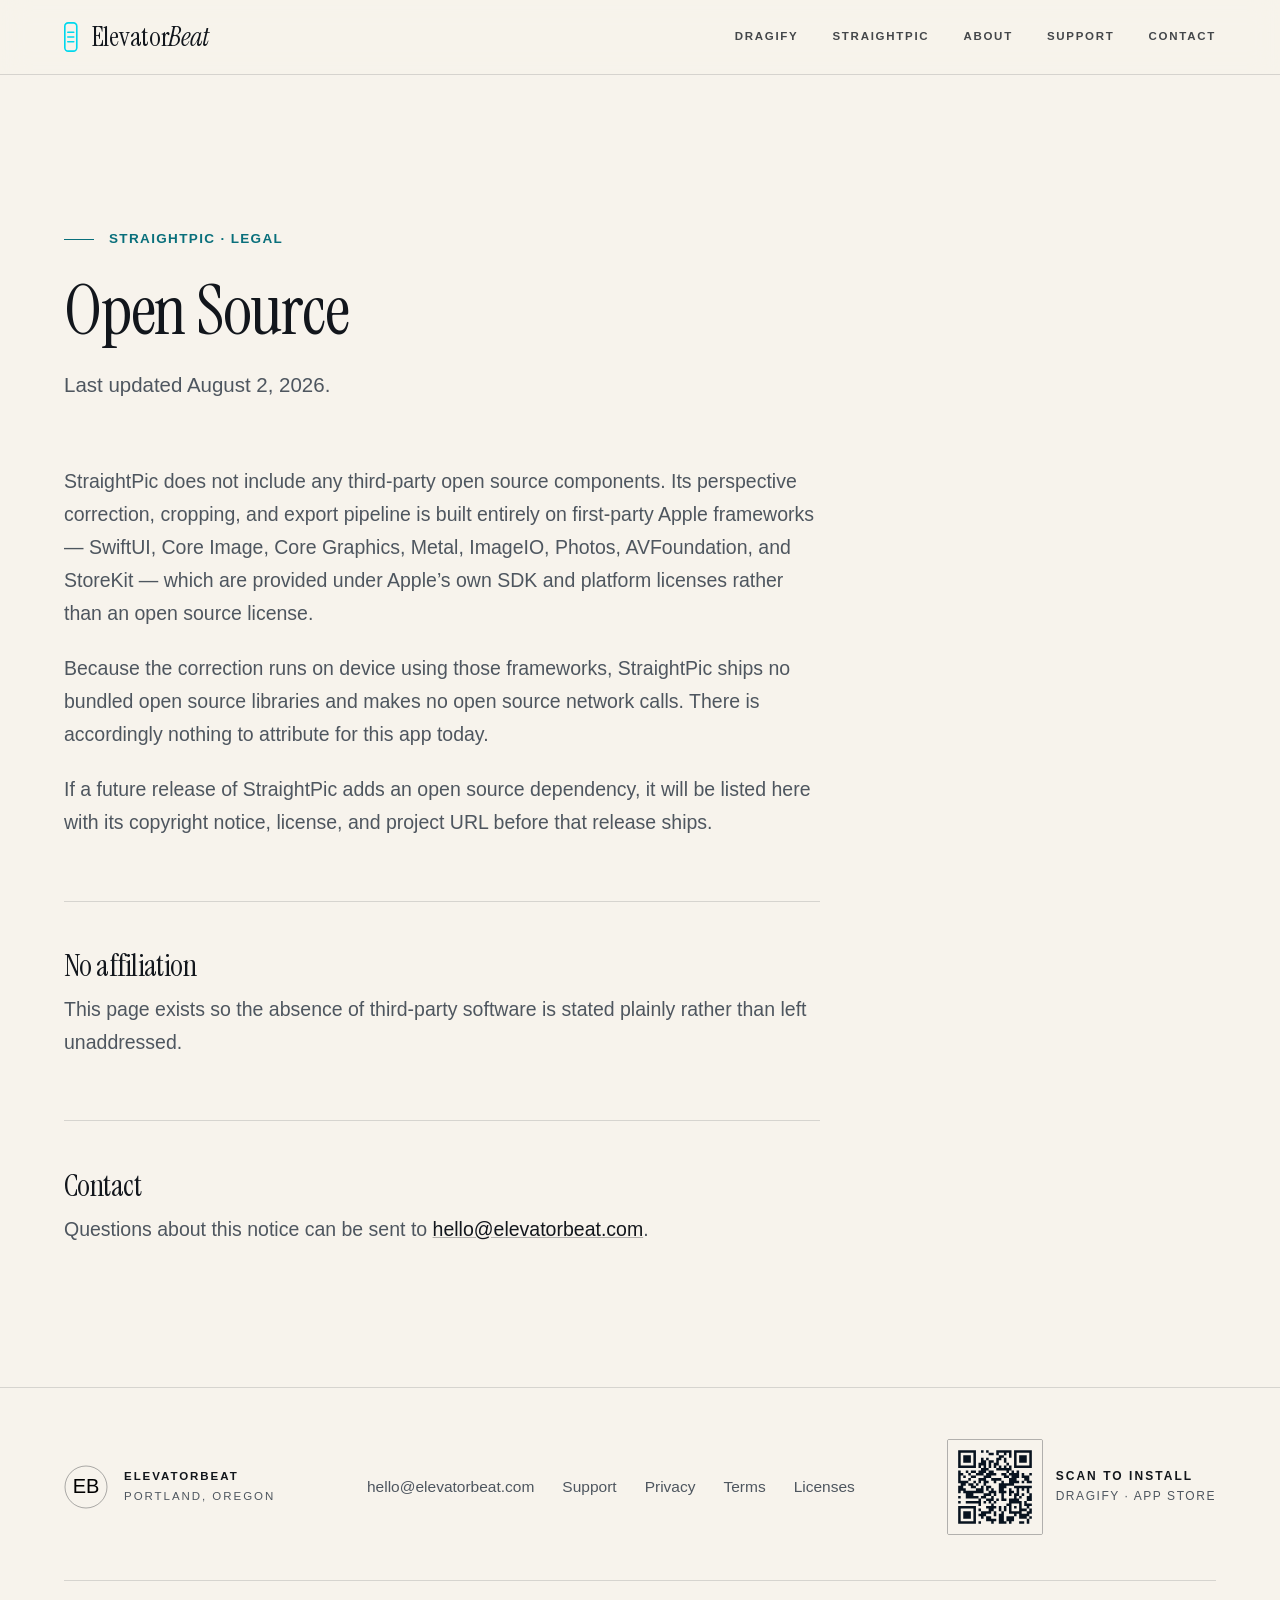
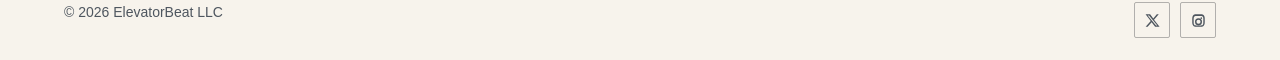
<file: straightpic/open-source/index.html>
<!doctype html>
<html lang="en">
<head>
  <meta charset="utf-8">
  <meta name="viewport" content="width=device-width, initial-scale=1">
  <meta name="description" content="Open source disclosure for StraightPic, an ElevatorBeat app. StraightPic uses no third-party open source components.">
  <title>Open Source — StraightPic — ElevatorBeat</title>
  <link rel="canonical" href="https://elevatorbeat.com/straightpic/open-source/">
  <link rel="icon" type="image/svg+xml" href="../../assets/favicon.svg">
  <link rel="apple-touch-icon" href="../../assets/apple-touch-icon.png">
  <meta name="theme-color" content="#F7F3EC">
  <meta property="og:type" content="website">
  <meta property="og:url" content="https://elevatorbeat.com/straightpic/open-source/">
  <meta property="og:site_name" content="ElevatorBeat">
  <meta property="og:title" content="Open Source — StraightPic">
  <meta property="og:description" content="StraightPic uses no third-party open source components.">
  <meta property="og:image" content="https://elevatorbeat.com/assets/og-image.jpg">
  <meta property="og:image:width" content="1200">
  <meta property="og:image:height" content="630">
  <meta name="twitter:card" content="summary_large_image">
  <meta name="twitter:title" content="Open Source — StraightPic">
  <meta name="twitter:description" content="StraightPic uses no third-party open source components.">
  <meta name="twitter:image" content="https://elevatorbeat.com/assets/og-image.jpg">
  <link rel="preload" as="font" type="font/woff2" href="../../assets/fonts/instrument-serif-latin.woff2" crossorigin>
  <link rel="stylesheet" href="../../styles.css?v=20261001c">
  <script defer src="../../script.js?v=20261001c"></script>
</head>
<body>
  <a class="skip-link" href="#main">Skip to content</a>

  <header class="site-header is-solid" data-header>
    <div class="container nav-shell">
      <a class="brand" href="../../index.html" aria-label="ElevatorBeat home">
        <svg class="brand-mark" viewBox="0 0 20 44" fill="none" stroke="var(--cyan)"
             stroke-width="2.4" stroke-linecap="round" aria-hidden="true">
          <rect x="1.2" y="1.2" width="17.6" height="41.6" rx="5"/>
          <path d="M5.6 15h8.8M5.6 22h8.8M5.6 29h8.8"/>
        </svg>
        <span class="brand-name">Elevator<em>Beat</em></span>
      </a>
      <button class="menu-toggle" type="button" aria-expanded="false" aria-controls="site-nav" data-menu-toggle>
        <span></span><span></span><span></span>
        <span class="sr-only">Open navigation</span>
      </button>
      <nav class="site-nav" id="site-nav" aria-label="Primary navigation" data-nav>
        <a href="../../index.html#dragify">Dragify</a>
        <a href="../../index.html#straightpic">StraightPic</a>
        <a href="../../index.html#studio">About</a>
        <a href="../../support.html">Support</a>
        <a href="../../contact.html">Contact</a>
      </nav>
    </div>
  </header>

  <main id="main">
    <section class="page-hero">
      <div class="container">
        <p class="eyebrow">StraightPic &middot; Legal</p>
        <h1 class="display-l">Open Source</h1>
        <p class="lede">Last updated August 2, 2026.</p>
      </div>
    </section>

    <section class="page-body container">
      <!-- StraightPic's Xcode project has no Swift Package or CocoaPods
           dependencies: every framework it imports (SwiftUI, Core Image, Metal,
           Photos, ImageIO, AVFoundation, StoreKit, …) is Apple's own and ships
           under the Apple SDK licence, not an open source one. If a third-party
           package is ever added, list it here. -->
      <p>StraightPic does not include any third-party open source components. Its perspective correction, cropping, and export pipeline is built entirely on first-party Apple frameworks &mdash; SwiftUI, Core Image, Core Graphics, Metal, ImageIO, Photos, AVFoundation, and StoreKit &mdash; which are provided under Apple&rsquo;s own SDK and platform licenses rather than an open source license.</p>
      <p>Because the correction runs on device using those frameworks, StraightPic ships no bundled open source libraries and makes no open source network calls. There is accordingly nothing to attribute for this app today.</p>
      <p>If a future release of StraightPic adds an open source dependency, it will be listed here with its copyright notice, license, and project URL before that release ships.</p>

      <h2>No affiliation</h2>
      <p>This page exists so the absence of third-party software is stated plainly rather than left unaddressed.</p>

      <h2>Contact</h2>
      <p>Questions about this notice can be sent to <a href="mailto:hello@elevatorbeat.com">hello@elevatorbeat.com</a>.</p>
    </section>
  </main>

  <footer class="site-footer">
    <div class="container footer-bar">
      <a class="footer-brand" href="../../index.html">
        <svg class="monogram" viewBox="0 0 44 44" aria-hidden="true">
          <circle cx="22" cy="22" r="21" fill="none" stroke="currentColor" stroke-opacity=".34"/>
          <text x="22" y="27.6" text-anchor="middle">EB</text>
        </svg>
        <span class="footer-brand-text">
          ElevatorBeat
          <span>Portland, Oregon</span>
        </span>
      </a>

      <nav class="footer-links" aria-label="Footer">
        <a href="mailto:hello@elevatorbeat.com">hello@elevatorbeat.com</a>
        <a href="../../support.html">Support</a>
        <a href="../privacy/">Privacy</a>
        <a href="../terms/">Terms</a>
        <a href="../open-source/">Licenses</a>
      </nav>

      <!-- Same href twice: the button for a phone, the code for a desk.
           See "The install action" in styles.css. -->
      <a class="btn btn-outline btn-sm footer-action install-btn" href="https://apps.apple.com/us/app/dragify-drag-queen-face-swap/id6756401226" target="_blank" rel="noopener">
        <svg class="apple-icon" viewBox="0 0 384 512" aria-hidden="true"><path d="M318.7 268.7c-.2-36.7 16.4-64.4 50-84.8-18.8-26.9-47.2-41.7-84.7-44.6-35.5-2.8-74.3 20.7-88.5 20.7-15 0-49.4-19.7-76.4-19.7C63.3 141.2 4 184.8 4 273.5q0 39.3 14.4 81.2c12.8 36.7 59 126.7 107.2 125.2 25.2-.6 43-17.9 75.8-17.9 31.8 0 48.3 17.9 76.4 17.9 48.6-.7 90.4-82.5 102.6-119.3-65.2-30.7-61.7-90-61.7-91.9zm-56.6-164.2c27.3-32.4 24.8-61.9 24-72.5-24.1 1.4-52 16.4-67.9 34.9-17.5 19.8-27.8 44.3-25.6 71.9 26.1 2 49.9-11.4 69.5-34.3z"/></svg>
        App Store <span aria-hidden="true">&nearr;</span>
      </a>
      <a class="footer-action install-qr" href="https://apps.apple.com/us/app/dragify-drag-queen-face-swap/id6756401226" target="_blank" rel="noopener">
        <img src="../../assets/img/qr-dragify.svg" width="96" height="96" alt="" loading="lazy">
        <span class="install-qr-text">Scan to install<span>Dragify &middot; App&nbsp;Store</span></span>
      </a>
    </div>
    <div class="container footer-bottom">
      <p>&copy; 2026 ElevatorBeat LLC</p>
      <div class="footer-social">
        <a href="https://x.com/elevatorbeat" target="_blank" rel="noopener" aria-label="ElevatorBeat on X">
          <svg viewBox="0 0 24 24" aria-hidden="true"><path d="M18.9 2H22l-7.6 8.7L23.3 22h-7.1l-5.6-7.3L4.2 22H1l8.2-9.4L.9 2H8.2l5 6.7L18.9 2Zm-1.2 18h1.9L6.4 4H4.3l13.4 16Z"/></svg>
        </a>
        <a href="https://instagram.com/elevatorbeat" target="_blank" rel="noopener" aria-label="ElevatorBeat on Instagram">
          <svg viewBox="0 0 24 24" aria-hidden="true"><path d="M12 2c2.7 0 3.06.01 4.12.06 1.06.05 1.79.22 2.43.47.66.26 1.22.6 1.77 1.16.5.5.87 1.05 1.16 1.77.25.64.42 1.37.47 2.43C21.99 8.94 22 9.3 22 12s-.01 3.06-.06 4.12c-.05 1.06-.22 1.79-.47 2.43a4.9 4.9 0 0 1-1.16 1.77c-.5.5-1.05.87-1.77 1.16-.64.25-1.37.42-2.43.47C14.94 21.99 14.58 22 12 22s-3.06-.01-4.12-.06c-1.06-.05-1.79-.22-2.43-.47a4.9 4.9 0 0 1-1.77-1.16 4.9 4.9 0 0 1-1.16-1.77c-.25-.64-.42-1.37-.47-2.43C2.01 15.06 2 14.7 2 12s.01-3.06.06-4.12c.05-1.06.22-1.79.47-2.43a4.9 4.9 0 0 1 1.16-1.77c.5-.5 1.05-.87 1.77-1.16.64-.25 1.37-.42 2.43-.47C8.94 2.01 9.3 2 12 2Zm0 2.7c-2.65 0-2.98.01-4.02.06-.87.04-1.34.18-1.65.3-.42.16-.71.36-1.02.67-.31.31-.5.6-.67 1.02-.12.31-.26.78-.3 1.65-.05 1.04-.06 1.37-.06 4.02s.01 2.98.06 4.02c.04.87.18 1.34.3 1.65.16.42.36.71.67 1.02.31.31.6.5 1.02.67.31.12.78.26 1.65.3 1.04.05 1.37.06 4.02.06s2.98-.01 4.02-.06c.87-.04 1.34-.18 1.65-.3.42-.16.71-.36 1.02-.67.31-.31.5-.6.67-1.02.12-.31.26-.78.3-1.65.05-1.04.06-1.37.06-4.02s-.01-2.98-.06-4.02c-.04-.87-.18-1.34-.3-1.65a2.7 2.7 0 0 0-.67-1.02 2.7 2.7 0 0 0-1.02-.67c-.31-.12-.78-.26-1.65-.3-1.04-.05-1.37-.06-4.02-.06Zm0 3.7a5.6 5.6 0 1 1 0 11.2 5.6 5.6 0 0 1 0-11.2Zm0 2.3a3.3 3.3 0 1 0 0 6.6 3.3 3.3 0 0 0 0-6.6Zm5.8-2.5a1.3 1.3 0 1 1-2.6 0 1.3 1.3 0 0 1 2.6 0Z"/></svg>
        </a>
      </div>
    </div>
  </footer>
</body>
</html>
</file>
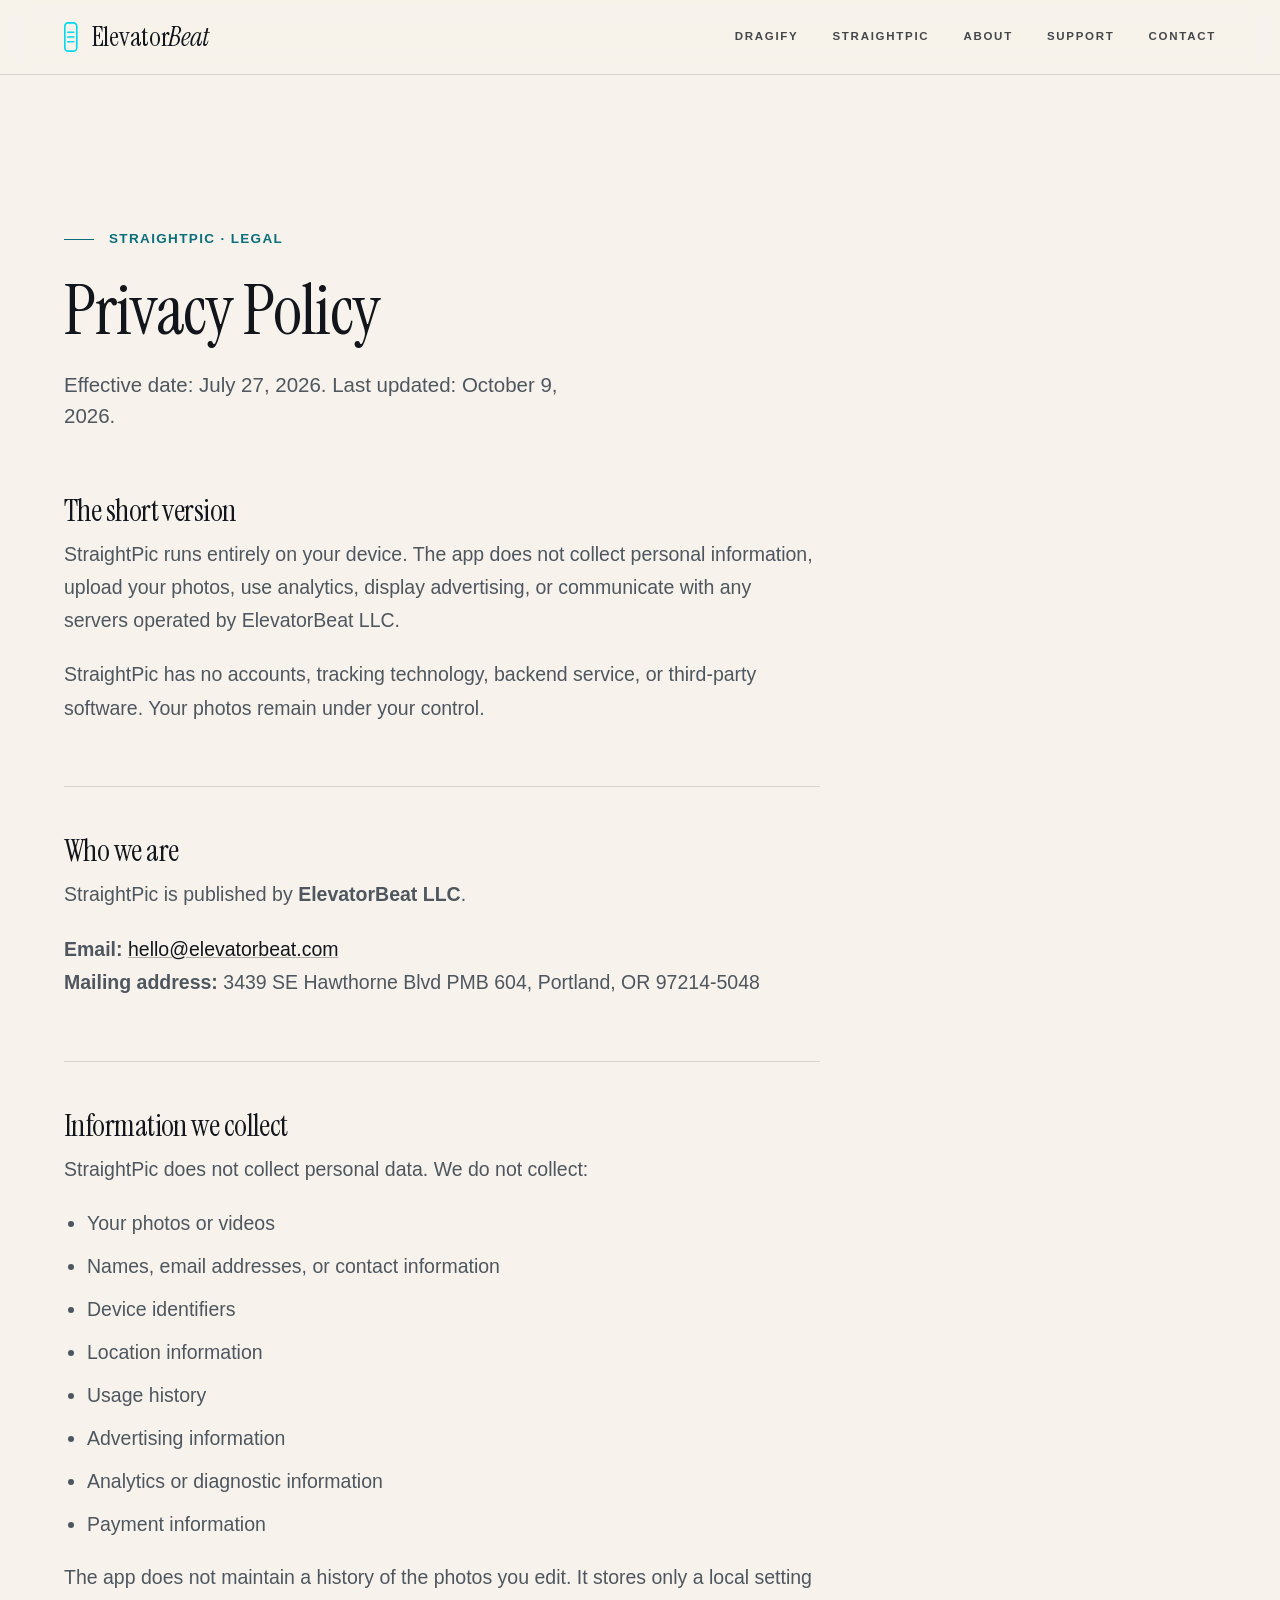
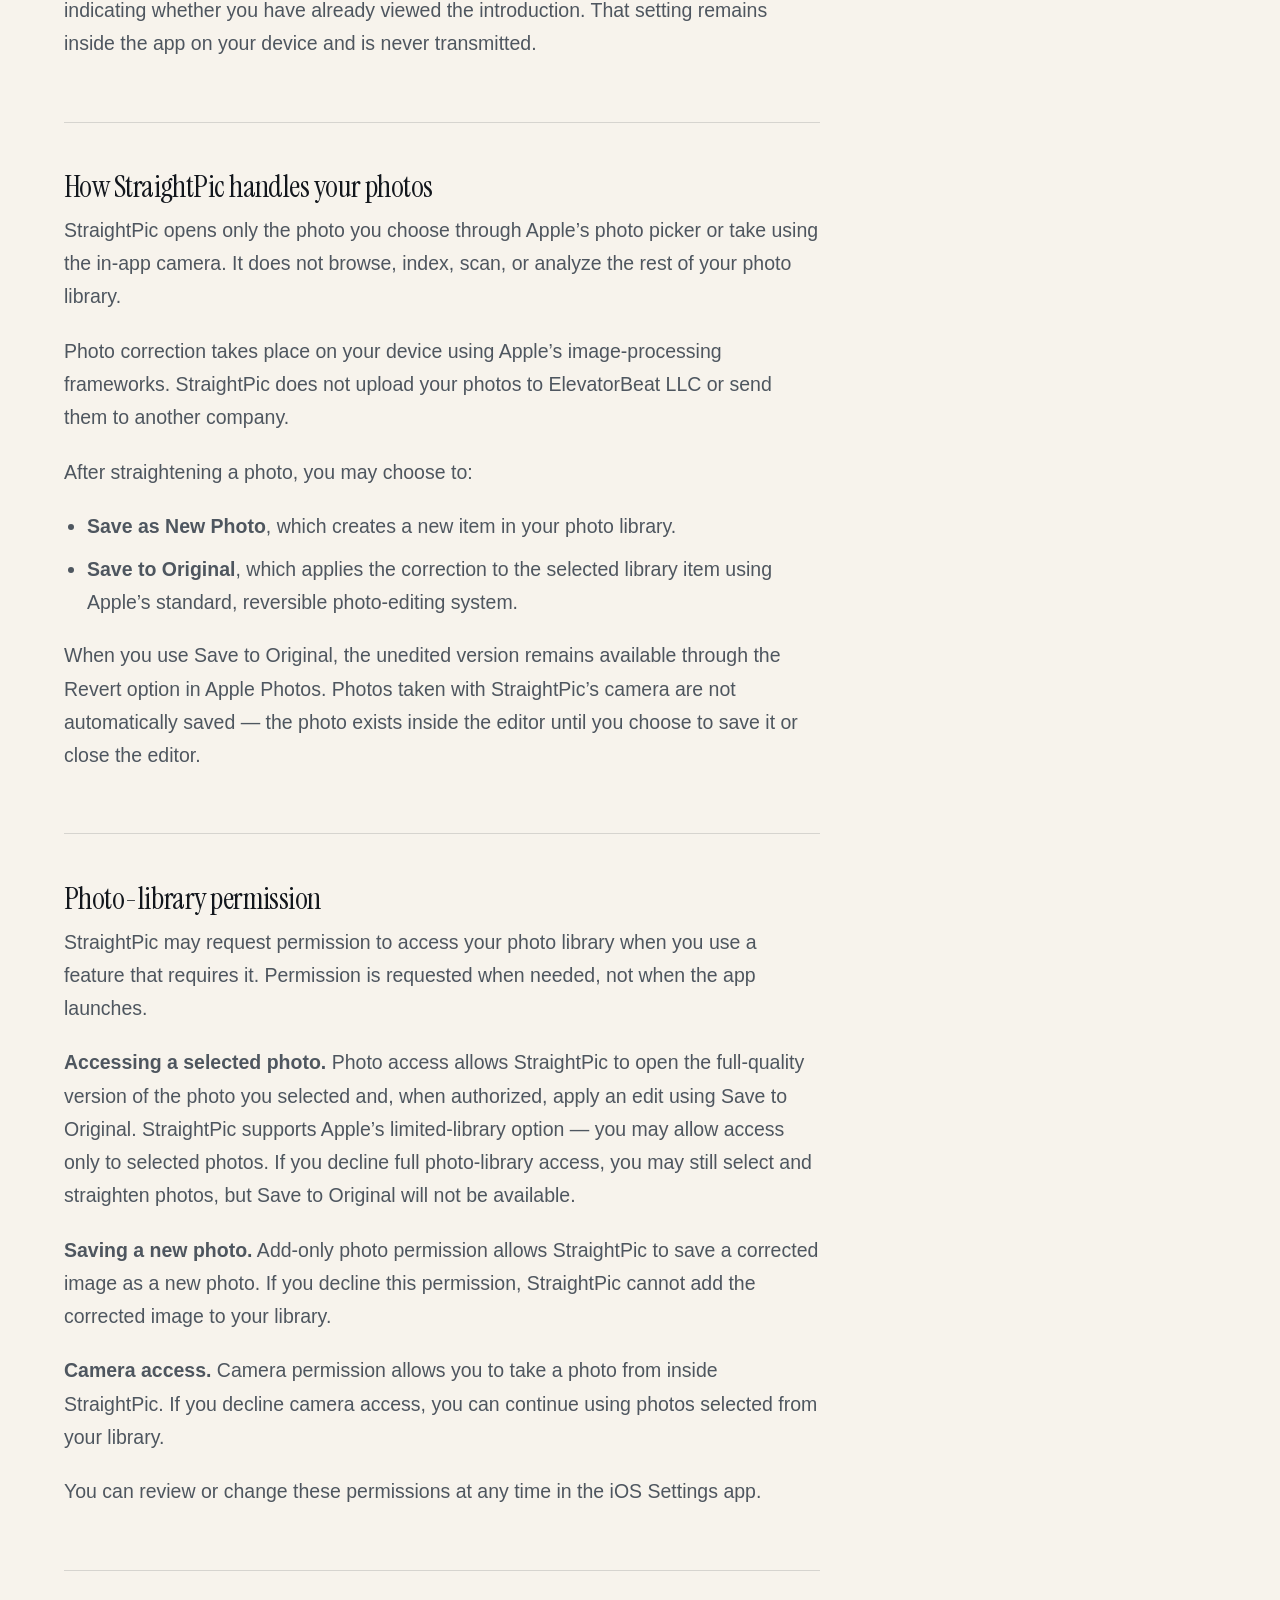
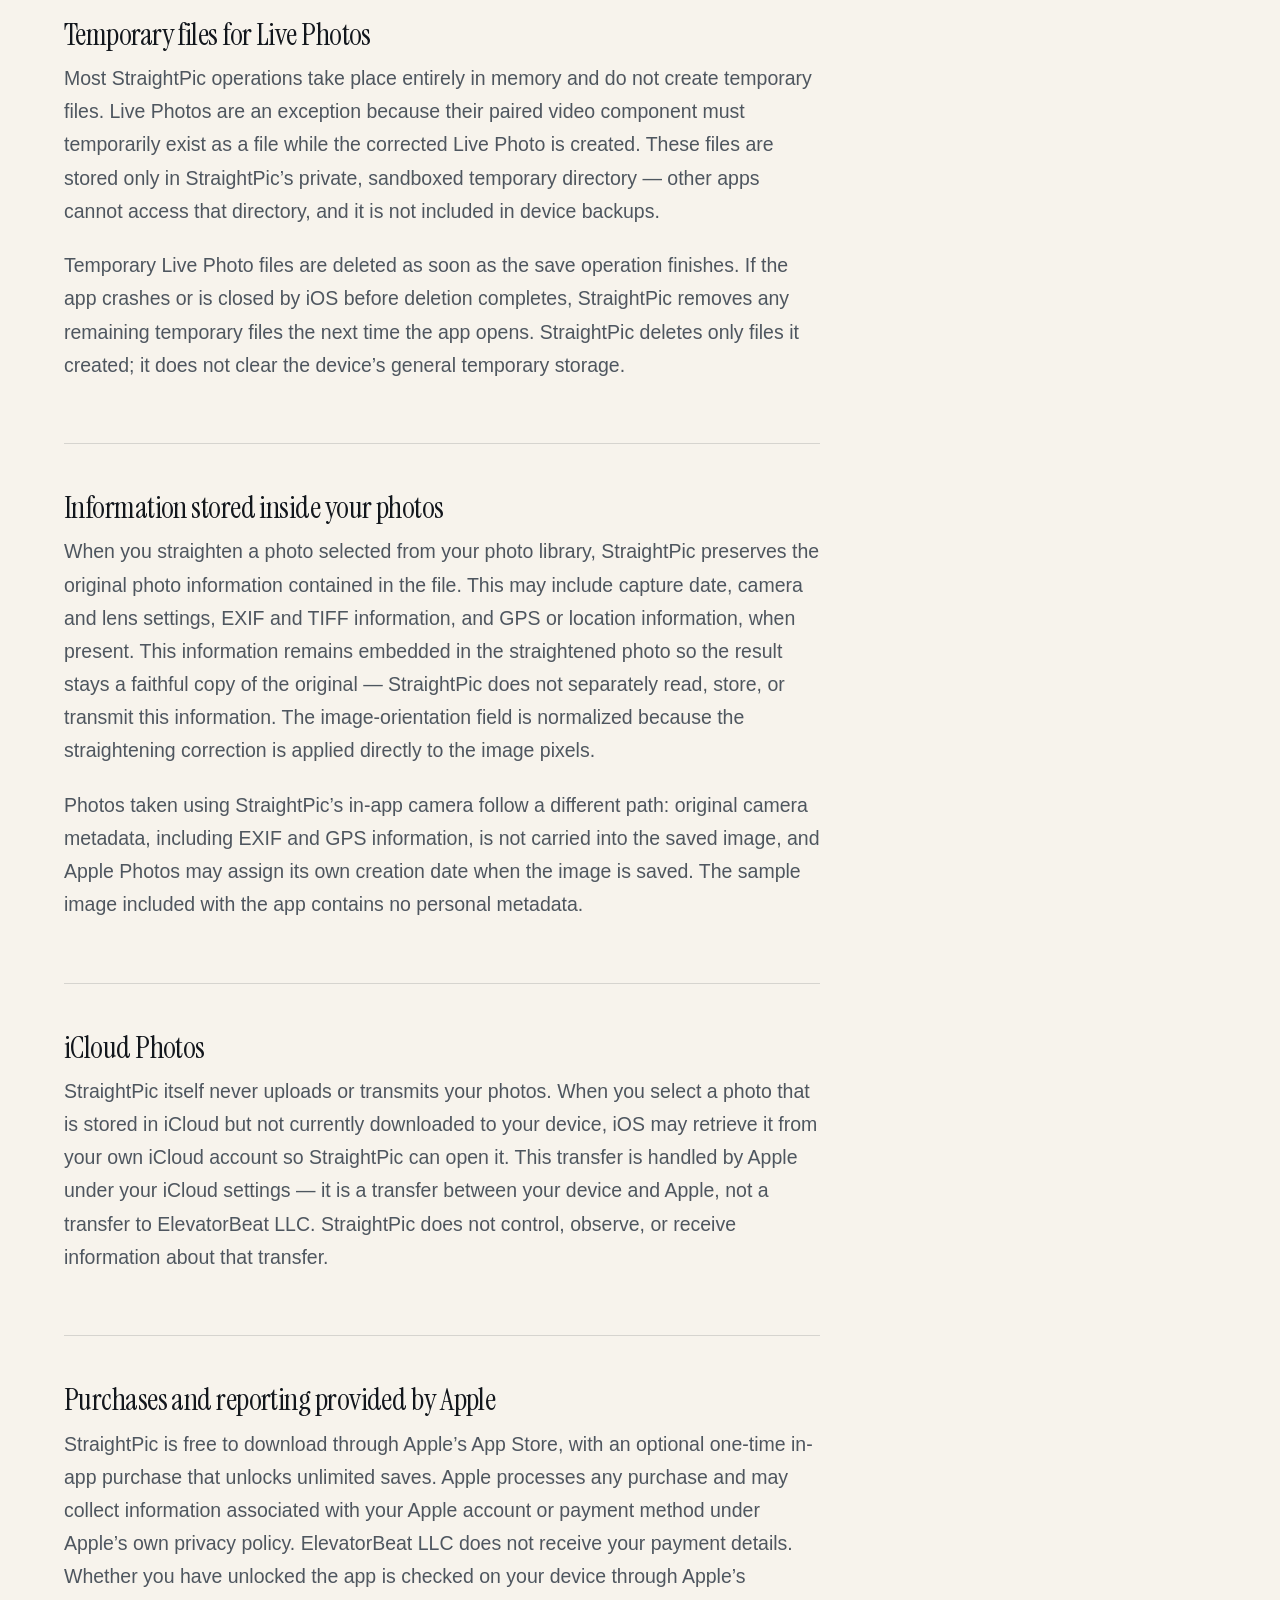
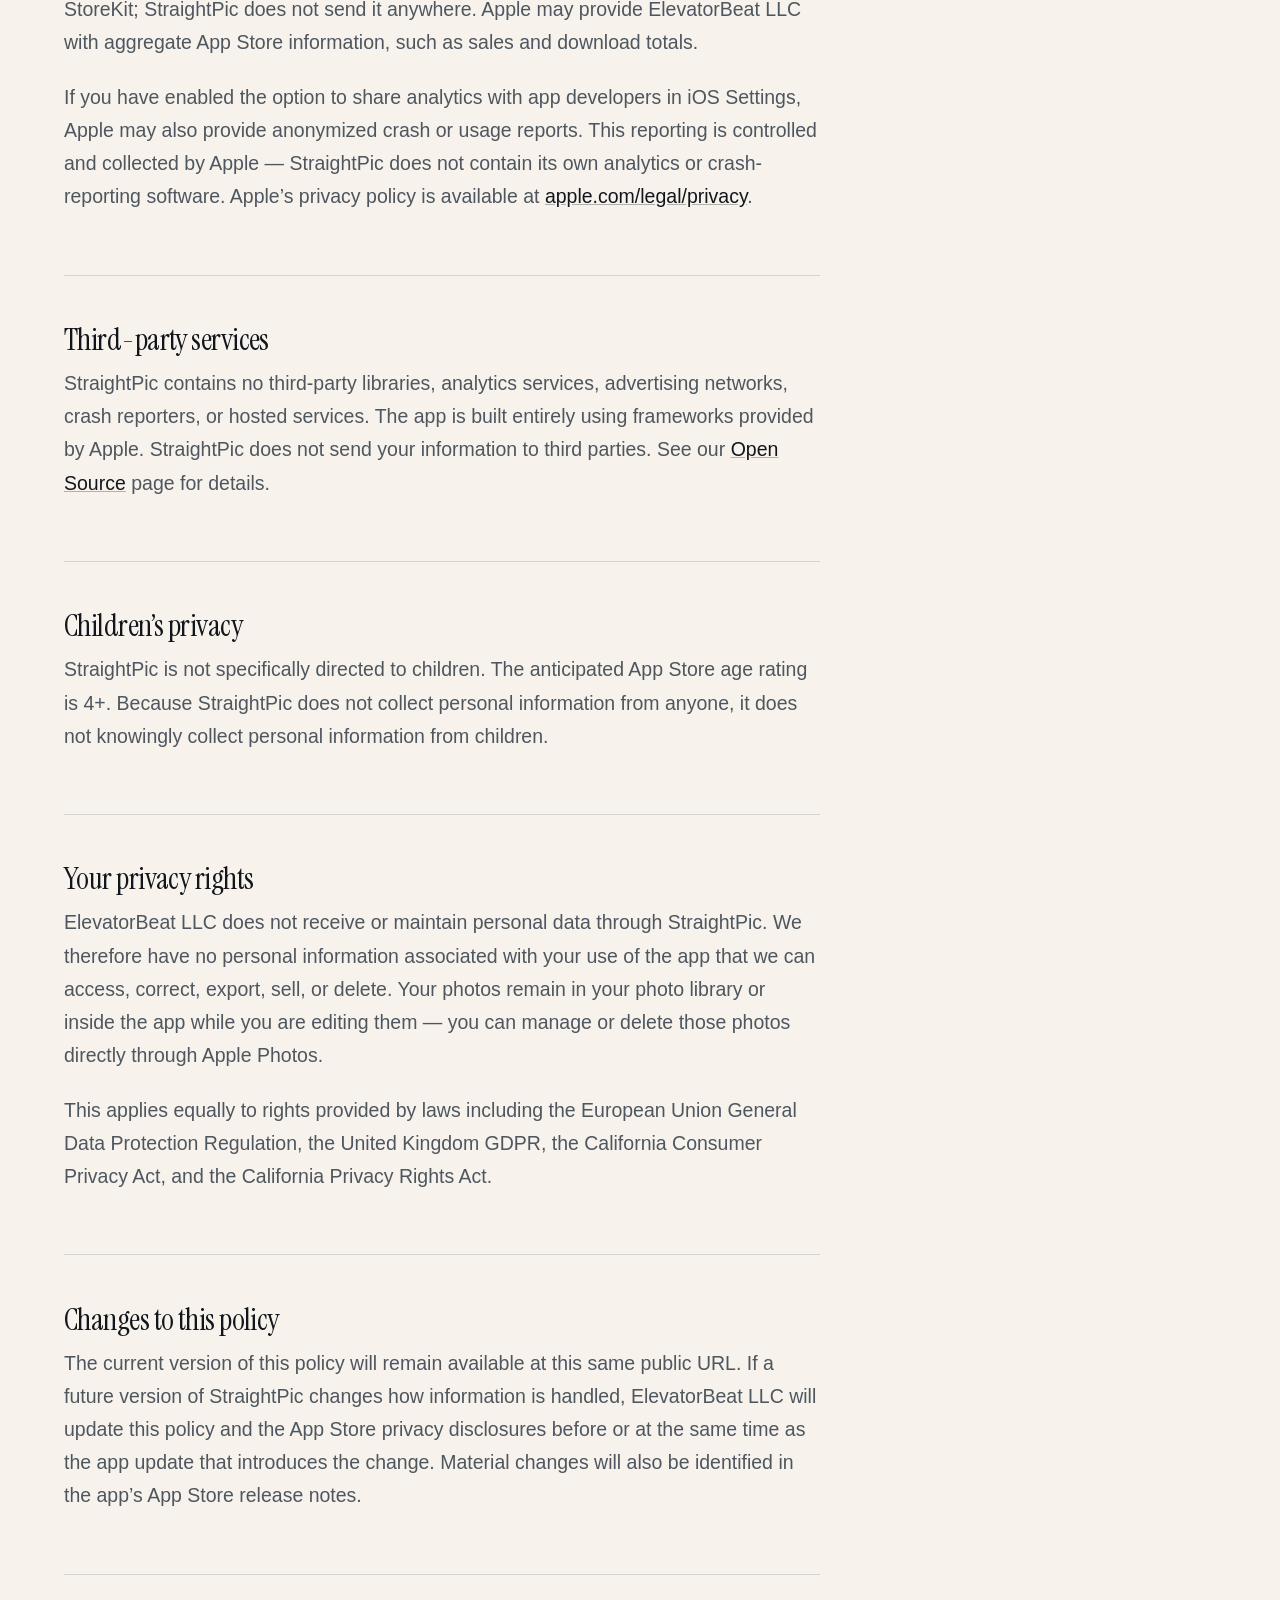
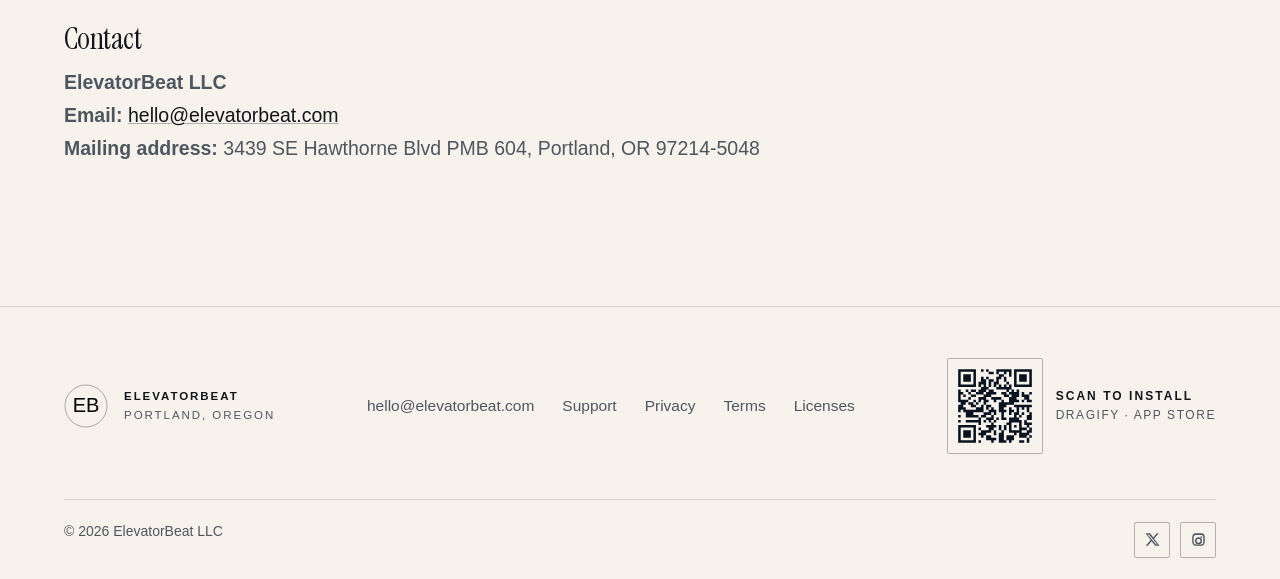
<file: straightpic/privacy/index.html>
<!doctype html>
<html lang="en">
<head>
  <meta charset="utf-8">
  <meta name="viewport" content="width=device-width, initial-scale=1">
  <meta name="description" content="How StraightPic, an ElevatorBeat app, handles your photos and information. StraightPic runs entirely on your device and collects no personal data.">
  <title>Privacy Policy — StraightPic — ElevatorBeat</title>
  <link rel="canonical" href="https://elevatorbeat.com/straightpic/privacy/">
  <link rel="icon" type="image/svg+xml" href="../../assets/favicon.svg">
  <link rel="apple-touch-icon" href="../../assets/apple-touch-icon.png">
  <meta name="theme-color" content="#F7F3EC">
  <meta property="og:type" content="website">
  <meta property="og:url" content="https://elevatorbeat.com/straightpic/privacy/">
  <meta property="og:site_name" content="ElevatorBeat">
  <meta property="og:title" content="Privacy Policy — StraightPic">
  <meta property="og:description" content="StraightPic runs entirely on your device and collects no personal data.">
  <meta property="og:image" content="https://elevatorbeat.com/assets/og-image.jpg">
  <meta property="og:image:width" content="1200">
  <meta property="og:image:height" content="630">
  <meta name="twitter:card" content="summary_large_image">
  <meta name="twitter:title" content="Privacy Policy — StraightPic">
  <meta name="twitter:description" content="StraightPic runs entirely on your device and collects no personal data.">
  <meta name="twitter:image" content="https://elevatorbeat.com/assets/og-image.jpg">
  <link rel="preload" as="font" type="font/woff2" href="../../assets/fonts/instrument-serif-latin.woff2" crossorigin>
  <link rel="stylesheet" href="../../styles.css?v=20261001c">
  <script defer src="../../script.js?v=20261001c"></script>
</head>
<body>
  <a class="skip-link" href="#main">Skip to content</a>

  <header class="site-header is-solid" data-header>
    <div class="container nav-shell">
      <a class="brand" href="../../index.html" aria-label="ElevatorBeat home">
        <svg class="brand-mark" viewBox="0 0 20 44" fill="none" stroke="var(--cyan)"
             stroke-width="2.4" stroke-linecap="round" aria-hidden="true">
          <rect x="1.2" y="1.2" width="17.6" height="41.6" rx="5"/>
          <path d="M5.6 15h8.8M5.6 22h8.8M5.6 29h8.8"/>
        </svg>
        <span class="brand-name">Elevator<em>Beat</em></span>
      </a>
      <button class="menu-toggle" type="button" aria-expanded="false" aria-controls="site-nav" data-menu-toggle>
        <span></span><span></span><span></span>
        <span class="sr-only">Open navigation</span>
      </button>
      <nav class="site-nav" id="site-nav" aria-label="Primary navigation" data-nav>
        <a href="../../index.html#dragify">Dragify</a>
        <a href="../../index.html#straightpic">StraightPic</a>
        <a href="../../index.html#studio">About</a>
        <a href="../../support.html">Support</a>
        <a href="../../contact.html">Contact</a>
      </nav>
    </div>
  </header>

  <main id="main">
    <section class="page-hero">
      <div class="container">
        <p class="eyebrow">StraightPic &middot; Legal</p>
        <h1 class="display-l">Privacy Policy</h1>
        <p class="lede">Effective date: July 27, 2026. Last updated: October 9, 2026.</p>
      </div>
    </section>

    <section class="page-body container">
      <h2>The short version</h2>
      <p>StraightPic runs entirely on your device. The app does not collect personal information, upload your photos, use analytics, display advertising, or communicate with any servers operated by ElevatorBeat LLC.</p>
      <p>StraightPic has no accounts, tracking technology, backend service, or third-party software. Your photos remain under your control.</p>

      <h2>Who we are</h2>
      <p>StraightPic is published by <strong>ElevatorBeat LLC</strong>.</p>
      <p><strong>Email:</strong> <a href="mailto:hello@elevatorbeat.com">hello@elevatorbeat.com</a><br>
      <strong>Mailing address:</strong> 3439 SE Hawthorne Blvd PMB 604, Portland, OR 97214-5048</p>

      <h2>Information we collect</h2>
      <p>StraightPic does not collect personal data. We do not collect:</p>
      <ul>
        <li>Your photos or videos</li>
        <li>Names, email addresses, or contact information</li>
        <li>Device identifiers</li>
        <li>Location information</li>
        <li>Usage history</li>
        <li>Advertising information</li>
        <li>Analytics or diagnostic information</li>
        <li>Payment information</li>
      </ul>
      <p>The app does not maintain a history of the photos you edit. It stores only a local setting indicating whether you have already viewed the introduction. That setting remains inside the app on your device and is never transmitted.</p>

      <h2>How StraightPic handles your photos</h2>
      <p>StraightPic opens only the photo you choose through Apple&rsquo;s photo picker or take using the in-app camera. It does not browse, index, scan, or analyze the rest of your photo library.</p>
      <p>Photo correction takes place on your device using Apple&rsquo;s image-processing frameworks. StraightPic does not upload your photos to ElevatorBeat LLC or send them to another company.</p>
      <p>After straightening a photo, you may choose to:</p>
      <ul>
        <li><strong>Save as New Photo</strong>, which creates a new item in your photo library.</li>
        <li><strong>Save to Original</strong>, which applies the correction to the selected library item using Apple&rsquo;s standard, reversible photo-editing system.</li>
      </ul>
      <p>When you use Save to Original, the unedited version remains available through the Revert option in Apple Photos. Photos taken with StraightPic&rsquo;s camera are not automatically saved &mdash; the photo exists inside the editor until you choose to save it or close the editor.</p>

      <h2>Photo-library permission</h2>
      <p>StraightPic may request permission to access your photo library when you use a feature that requires it. Permission is requested when needed, not when the app launches.</p>
      <p><strong>Accessing a selected photo.</strong> Photo access allows StraightPic to open the full-quality version of the photo you selected and, when authorized, apply an edit using Save to Original. StraightPic supports Apple&rsquo;s limited-library option &mdash; you may allow access only to selected photos. If you decline full photo-library access, you may still select and straighten photos, but Save to Original will not be available.</p>
      <p><strong>Saving a new photo.</strong> Add-only photo permission allows StraightPic to save a corrected image as a new photo. If you decline this permission, StraightPic cannot add the corrected image to your library.</p>
      <p><strong>Camera access.</strong> Camera permission allows you to take a photo from inside StraightPic. If you decline camera access, you can continue using photos selected from your library.</p>
      <p>You can review or change these permissions at any time in the iOS Settings app.</p>

      <h2>Temporary files for Live Photos</h2>
      <p>Most StraightPic operations take place entirely in memory and do not create temporary files. Live Photos are an exception because their paired video component must temporarily exist as a file while the corrected Live Photo is created. These files are stored only in StraightPic&rsquo;s private, sandboxed temporary directory &mdash; other apps cannot access that directory, and it is not included in device backups.</p>
      <p>Temporary Live Photo files are deleted as soon as the save operation finishes. If the app crashes or is closed by iOS before deletion completes, StraightPic removes any remaining temporary files the next time the app opens. StraightPic deletes only files it created; it does not clear the device&rsquo;s general temporary storage.</p>

      <h2>Information stored inside your photos</h2>
      <p>When you straighten a photo selected from your photo library, StraightPic preserves the original photo information contained in the file. This may include capture date, camera and lens settings, EXIF and TIFF information, and GPS or location information, when present. This information remains embedded in the straightened photo so the result stays a faithful copy of the original &mdash; StraightPic does not separately read, store, or transmit this information. The image-orientation field is normalized because the straightening correction is applied directly to the image pixels.</p>
      <p>Photos taken using StraightPic&rsquo;s in-app camera follow a different path: original camera metadata, including EXIF and GPS information, is not carried into the saved image, and Apple Photos may assign its own creation date when the image is saved. The sample image included with the app contains no personal metadata.</p>

      <h2>iCloud Photos</h2>
      <p>StraightPic itself never uploads or transmits your photos. When you select a photo that is stored in iCloud but not currently downloaded to your device, iOS may retrieve it from your own iCloud account so StraightPic can open it. This transfer is handled by Apple under your iCloud settings &mdash; it is a transfer between your device and Apple, not a transfer to ElevatorBeat LLC. StraightPic does not control, observe, or receive information about that transfer.</p>

      <h2>Purchases and reporting provided by Apple</h2>
      <p>StraightPic is free to download through Apple&rsquo;s App Store, with an optional one-time in-app purchase that unlocks unlimited saves. Apple processes any purchase and may collect information associated with your Apple account or payment method under Apple&rsquo;s own privacy policy. ElevatorBeat LLC does not receive your payment details. Whether you have unlocked the app is checked on your device through Apple&rsquo;s StoreKit; StraightPic does not send it anywhere. Apple may provide ElevatorBeat LLC with aggregate App Store information, such as sales and download totals.</p>
      <p>If you have enabled the option to share analytics with app developers in iOS Settings, Apple may also provide anonymized crash or usage reports. This reporting is controlled and collected by Apple &mdash; StraightPic does not contain its own analytics or crash-reporting software. Apple&rsquo;s privacy policy is available at <a href="https://www.apple.com/legal/privacy/" target="_blank" rel="noopener">apple.com/legal/privacy</a>.</p>

      <h2>Third-party services</h2>
      <p>StraightPic contains no third-party libraries, analytics services, advertising networks, crash reporters, or hosted services. The app is built entirely using frameworks provided by Apple. StraightPic does not send your information to third parties. See our <a href="../open-source/">Open Source</a> page for details.</p>

      <h2>Children&rsquo;s privacy</h2>
      <p>StraightPic is not specifically directed to children. The anticipated App Store age rating is 4+. Because StraightPic does not collect personal information from anyone, it does not knowingly collect personal information from children.</p>

      <h2>Your privacy rights</h2>
      <p>ElevatorBeat LLC does not receive or maintain personal data through StraightPic. We therefore have no personal information associated with your use of the app that we can access, correct, export, sell, or delete. Your photos remain in your photo library or inside the app while you are editing them &mdash; you can manage or delete those photos directly through Apple Photos.</p>
      <p>This applies equally to rights provided by laws including the European Union General Data Protection Regulation, the United Kingdom GDPR, the California Consumer Privacy Act, and the California Privacy Rights Act.</p>

      <h2>Changes to this policy</h2>
      <p>The current version of this policy will remain available at this same public URL. If a future version of StraightPic changes how information is handled, ElevatorBeat LLC will update this policy and the App Store privacy disclosures before or at the same time as the app update that introduces the change. Material changes will also be identified in the app&rsquo;s App Store release notes.</p>

      <h2>Contact</h2>
      <p><strong>ElevatorBeat LLC</strong><br>
      <strong>Email:</strong> <a href="mailto:hello@elevatorbeat.com">hello@elevatorbeat.com</a><br>
      <strong>Mailing address:</strong> 3439 SE Hawthorne Blvd PMB 604, Portland, OR 97214-5048</p>
    </section>
  </main>

  <footer class="site-footer">
    <div class="container footer-bar">
      <a class="footer-brand" href="../../index.html">
        <svg class="monogram" viewBox="0 0 44 44" aria-hidden="true">
          <circle cx="22" cy="22" r="21" fill="none" stroke="currentColor" stroke-opacity=".34"/>
          <text x="22" y="27.6" text-anchor="middle">EB</text>
        </svg>
        <span class="footer-brand-text">
          ElevatorBeat
          <span>Portland, Oregon</span>
        </span>
      </a>

      <nav class="footer-links" aria-label="Footer">
        <a href="mailto:hello@elevatorbeat.com">hello@elevatorbeat.com</a>
        <a href="../../support.html">Support</a>
        <a href="../privacy/">Privacy</a>
        <a href="../terms/">Terms</a>
        <a href="../open-source/">Licenses</a>
      </nav>

      <!-- Same href twice: the button for a phone, the code for a desk.
           See "The install action" in styles.css. -->
      <a class="btn btn-outline btn-sm footer-action install-btn" href="https://apps.apple.com/us/app/dragify-drag-queen-face-swap/id6756401226" target="_blank" rel="noopener">
        <svg class="apple-icon" viewBox="0 0 384 512" aria-hidden="true"><path d="M318.7 268.7c-.2-36.7 16.4-64.4 50-84.8-18.8-26.9-47.2-41.7-84.7-44.6-35.5-2.8-74.3 20.7-88.5 20.7-15 0-49.4-19.7-76.4-19.7C63.3 141.2 4 184.8 4 273.5q0 39.3 14.4 81.2c12.8 36.7 59 126.7 107.2 125.2 25.2-.6 43-17.9 75.8-17.9 31.8 0 48.3 17.9 76.4 17.9 48.6-.7 90.4-82.5 102.6-119.3-65.2-30.7-61.7-90-61.7-91.9zm-56.6-164.2c27.3-32.4 24.8-61.9 24-72.5-24.1 1.4-52 16.4-67.9 34.9-17.5 19.8-27.8 44.3-25.6 71.9 26.1 2 49.9-11.4 69.5-34.3z"/></svg>
        App Store <span aria-hidden="true">&nearr;</span>
      </a>
      <a class="footer-action install-qr" href="https://apps.apple.com/us/app/dragify-drag-queen-face-swap/id6756401226" target="_blank" rel="noopener">
        <img src="../../assets/img/qr-dragify.svg" width="96" height="96" alt="" loading="lazy">
        <span class="install-qr-text">Scan to install<span>Dragify &middot; App&nbsp;Store</span></span>
      </a>
    </div>
    <div class="container footer-bottom">
      <p>&copy; 2026 ElevatorBeat LLC</p>
      <div class="footer-social">
        <a href="https://x.com/elevatorbeat" target="_blank" rel="noopener" aria-label="ElevatorBeat on X">
          <svg viewBox="0 0 24 24" aria-hidden="true"><path d="M18.9 2H22l-7.6 8.7L23.3 22h-7.1l-5.6-7.3L4.2 22H1l8.2-9.4L.9 2H8.2l5 6.7L18.9 2Zm-1.2 18h1.9L6.4 4H4.3l13.4 16Z"/></svg>
        </a>
        <a href="https://instagram.com/elevatorbeat" target="_blank" rel="noopener" aria-label="ElevatorBeat on Instagram">
          <svg viewBox="0 0 24 24" aria-hidden="true"><path d="M12 2c2.7 0 3.06.01 4.12.06 1.06.05 1.79.22 2.43.47.66.26 1.22.6 1.77 1.16.5.5.87 1.05 1.16 1.77.25.64.42 1.37.47 2.43C21.99 8.94 22 9.3 22 12s-.01 3.06-.06 4.12c-.05 1.06-.22 1.79-.47 2.43a4.9 4.9 0 0 1-1.16 1.77c-.5.5-1.05.87-1.77 1.16-.64.25-1.37.42-2.43.47C14.94 21.99 14.58 22 12 22s-3.06-.01-4.12-.06c-1.06-.05-1.79-.22-2.43-.47a4.9 4.9 0 0 1-1.77-1.16 4.9 4.9 0 0 1-1.16-1.77c-.25-.64-.42-1.37-.47-2.43C2.01 15.06 2 14.7 2 12s.01-3.06.06-4.12c.05-1.06.22-1.79.47-2.43a4.9 4.9 0 0 1 1.16-1.77c.5-.5 1.05-.87 1.77-1.16.64-.25 1.37-.42 2.43-.47C8.94 2.01 9.3 2 12 2Zm0 2.7c-2.65 0-2.98.01-4.02.06-.87.04-1.34.18-1.65.3-.42.16-.71.36-1.02.67-.31.31-.5.6-.67 1.02-.12.31-.26.78-.3 1.65-.05 1.04-.06 1.37-.06 4.02s.01 2.98.06 4.02c.04.87.18 1.34.3 1.65.16.42.36.71.67 1.02.31.31.6.5 1.02.67.31.12.78.26 1.65.3 1.04.05 1.37.06 4.02.06s2.98-.01 4.02-.06c.87-.04 1.34-.18 1.65-.3.42-.16.71-.36 1.02-.67.31-.31.5-.6.67-1.02.12-.31.26-.78.3-1.65.05-1.04.06-1.37.06-4.02s-.01-2.98-.06-4.02c-.04-.87-.18-1.34-.3-1.65a2.7 2.7 0 0 0-.67-1.02 2.7 2.7 0 0 0-1.02-.67c-.31-.12-.78-.26-1.65-.3-1.04-.05-1.37-.06-4.02-.06Zm0 3.7a5.6 5.6 0 1 1 0 11.2 5.6 5.6 0 0 1 0-11.2Zm0 2.3a3.3 3.3 0 1 0 0 6.6 3.3 3.3 0 0 0 0-6.6Zm5.8-2.5a1.3 1.3 0 1 1-2.6 0 1.3 1.3 0 0 1 2.6 0Z"/></svg>
        </a>
      </div>
    </div>
  </footer>
</body>
</html>
</file>
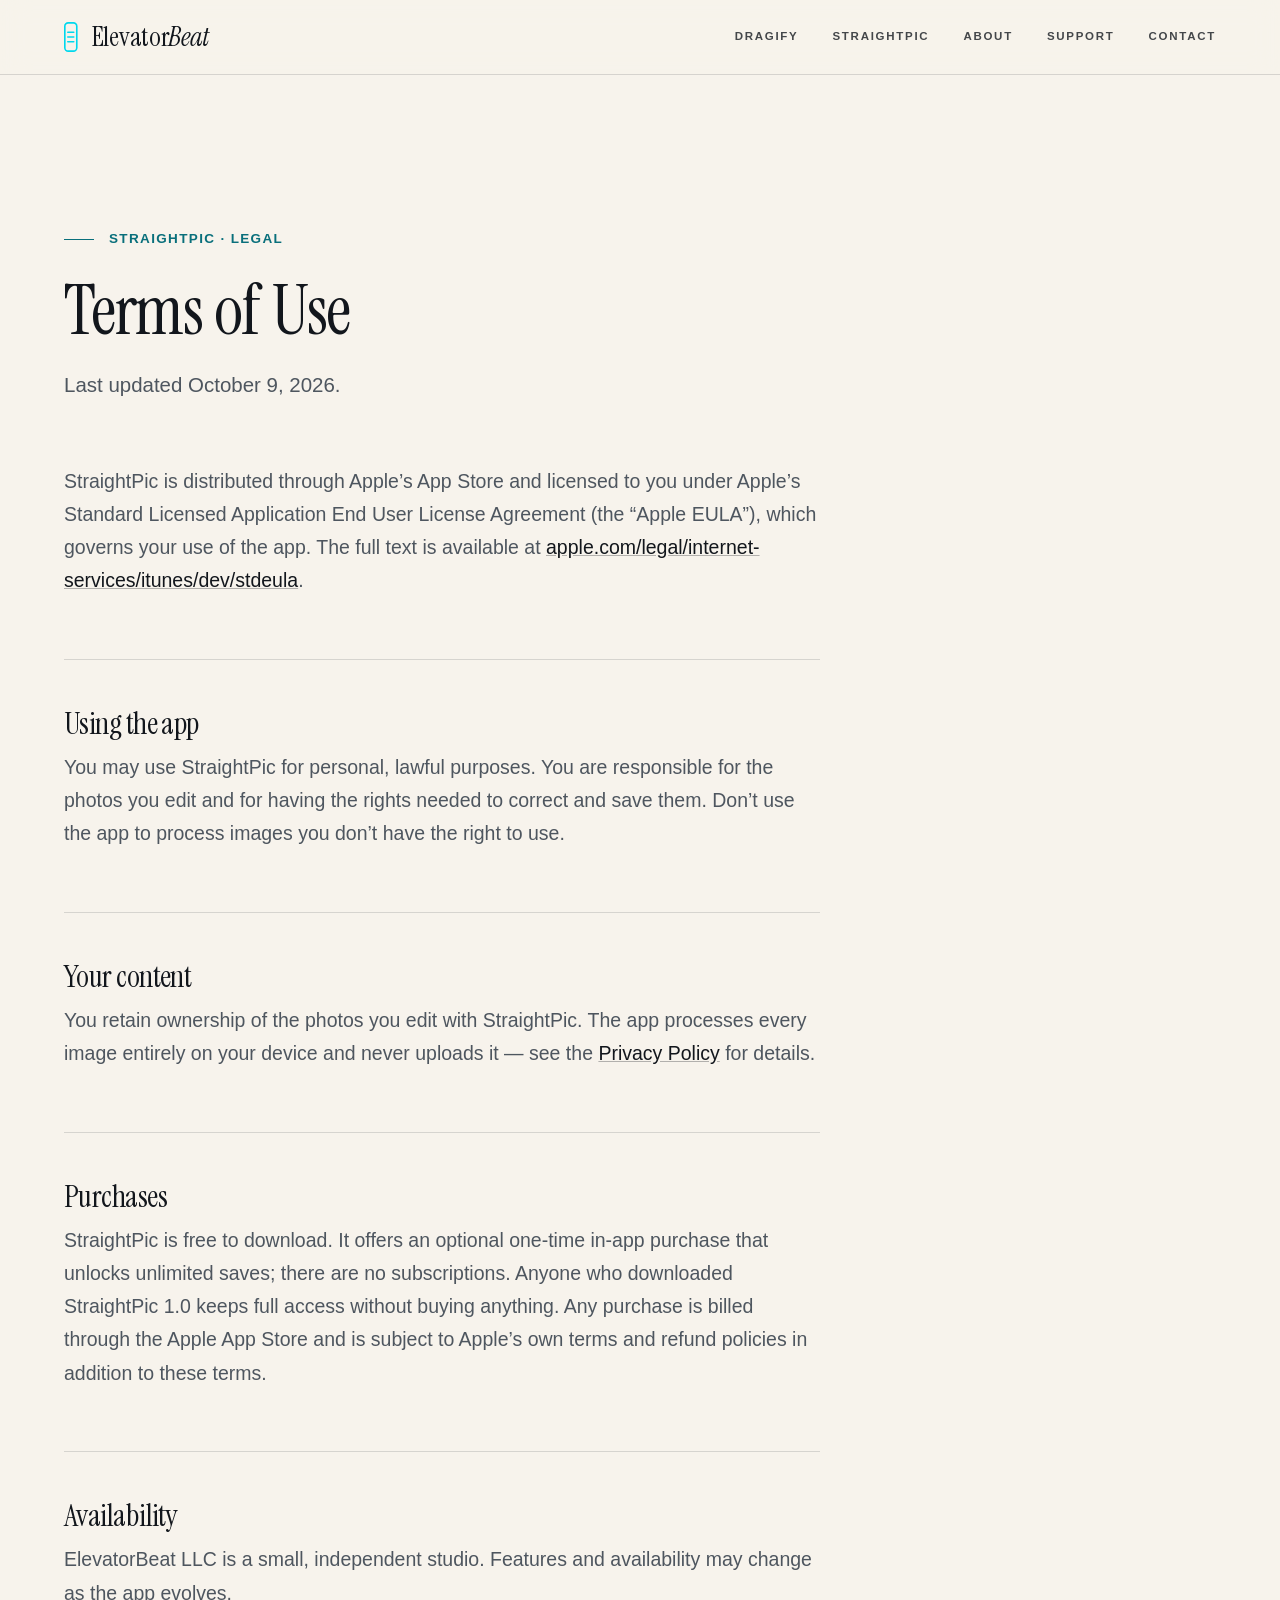
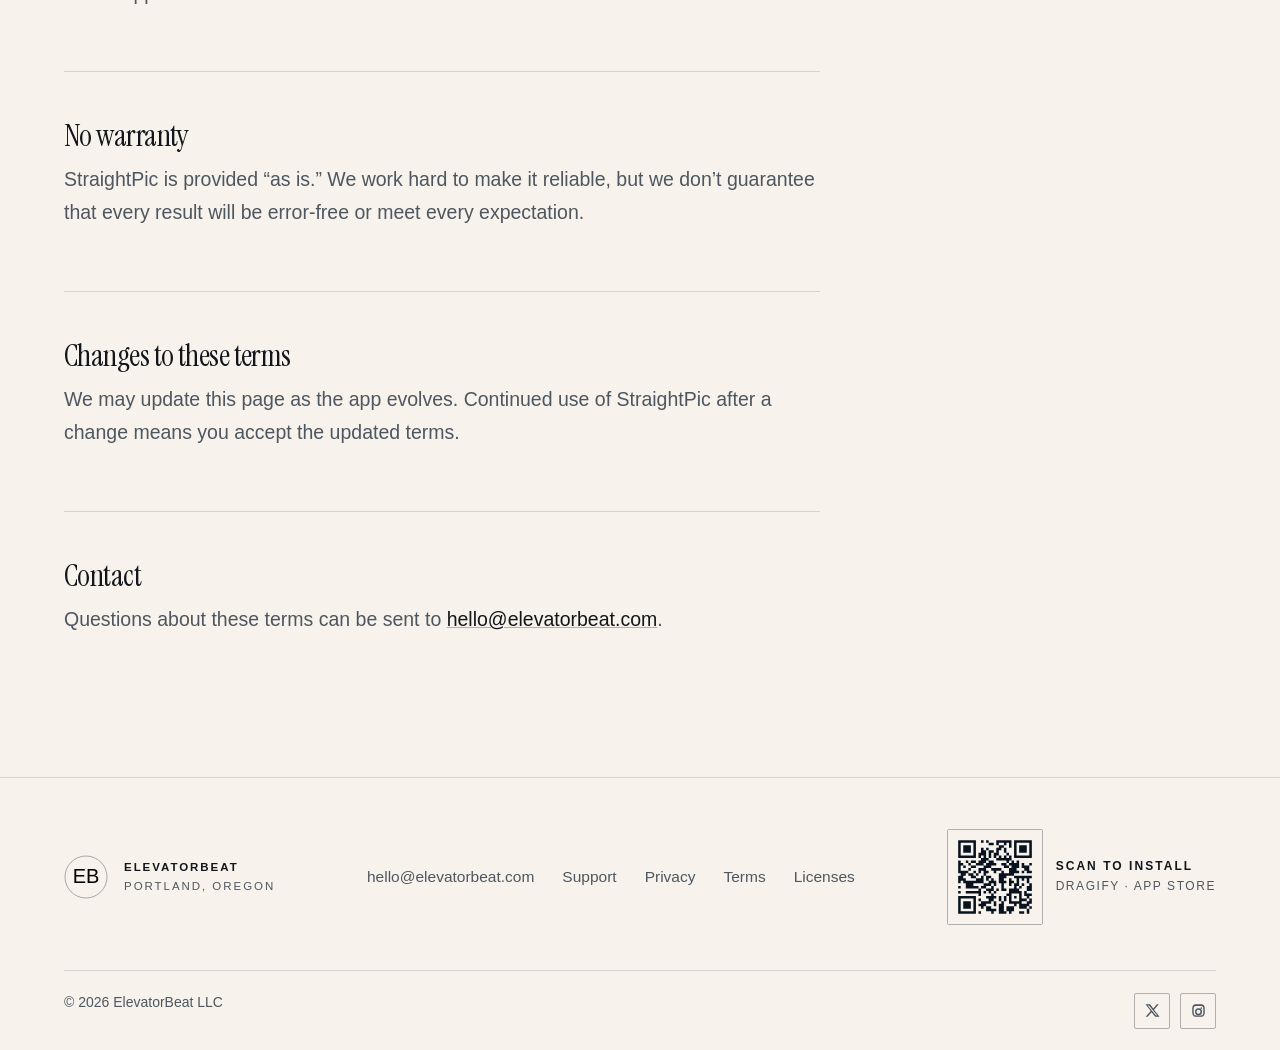
<file: straightpic/terms/index.html>
<!doctype html>
<html lang="en">
<head>
  <meta charset="utf-8">
  <meta name="viewport" content="width=device-width, initial-scale=1">
  <meta name="description" content="The terms that govern your use of StraightPic, an ElevatorBeat app.">
  <title>Terms of Use — StraightPic — ElevatorBeat</title>
  <link rel="canonical" href="https://elevatorbeat.com/straightpic/terms/">
  <link rel="icon" type="image/svg+xml" href="../../assets/favicon.svg">
  <link rel="apple-touch-icon" href="../../assets/apple-touch-icon.png">
  <meta name="theme-color" content="#F7F3EC">
  <meta property="og:type" content="website">
  <meta property="og:url" content="https://elevatorbeat.com/straightpic/terms/">
  <meta property="og:site_name" content="ElevatorBeat">
  <meta property="og:title" content="Terms of Use — StraightPic">
  <meta property="og:description" content="The terms that govern your use of StraightPic.">
  <meta property="og:image" content="https://elevatorbeat.com/assets/og-image.jpg">
  <meta property="og:image:width" content="1200">
  <meta property="og:image:height" content="630">
  <meta name="twitter:card" content="summary_large_image">
  <meta name="twitter:title" content="Terms of Use — StraightPic">
  <meta name="twitter:description" content="The terms that govern your use of StraightPic.">
  <meta name="twitter:image" content="https://elevatorbeat.com/assets/og-image.jpg">
  <link rel="preload" as="font" type="font/woff2" href="../../assets/fonts/instrument-serif-latin.woff2" crossorigin>
  <link rel="stylesheet" href="../../styles.css?v=20261001c">
  <script defer src="../../script.js?v=20261001c"></script>
</head>
<body>
  <a class="skip-link" href="#main">Skip to content</a>

  <header class="site-header is-solid" data-header>
    <div class="container nav-shell">
      <a class="brand" href="../../index.html" aria-label="ElevatorBeat home">
        <svg class="brand-mark" viewBox="0 0 20 44" fill="none" stroke="var(--cyan)"
             stroke-width="2.4" stroke-linecap="round" aria-hidden="true">
          <rect x="1.2" y="1.2" width="17.6" height="41.6" rx="5"/>
          <path d="M5.6 15h8.8M5.6 22h8.8M5.6 29h8.8"/>
        </svg>
        <span class="brand-name">Elevator<em>Beat</em></span>
      </a>
      <button class="menu-toggle" type="button" aria-expanded="false" aria-controls="site-nav" data-menu-toggle>
        <span></span><span></span><span></span>
        <span class="sr-only">Open navigation</span>
      </button>
      <nav class="site-nav" id="site-nav" aria-label="Primary navigation" data-nav>
        <a href="../../index.html#dragify">Dragify</a>
        <a href="../../index.html#straightpic">StraightPic</a>
        <a href="../../index.html#studio">About</a>
        <a href="../../support.html">Support</a>
        <a href="../../contact.html">Contact</a>
      </nav>
    </div>
  </header>

  <main id="main">
    <section class="page-hero">
      <div class="container">
        <p class="eyebrow">StraightPic &middot; Legal</p>
        <h1 class="display-l">Terms of Use</h1>
        <p class="lede">Last updated October 9, 2026.</p>
      </div>
    </section>

    <section class="page-body container">
      <p>StraightPic is distributed through Apple&rsquo;s App Store and licensed to you under Apple&rsquo;s Standard Licensed Application End User License Agreement (the &ldquo;Apple EULA&rdquo;), which governs your use of the app. The full text is available at <a href="https://www.apple.com/legal/internet-services/itunes/dev/stdeula/" target="_blank" rel="noopener">apple.com/legal/internet-services/itunes/dev/stdeula</a>.</p>

      <h2>Using the app</h2>
      <p>You may use StraightPic for personal, lawful purposes. You are responsible for the photos you edit and for having the rights needed to correct and save them. Don&rsquo;t use the app to process images you don&rsquo;t have the right to use.</p>

      <h2>Your content</h2>
      <p>You retain ownership of the photos you edit with StraightPic. The app processes every image entirely on your device and never uploads it &mdash; see the <a href="../privacy/">Privacy Policy</a> for details.</p>

      <h2>Purchases</h2>
      <p>StraightPic is free to download. It offers an optional one-time in-app purchase that unlocks unlimited saves; there are no subscriptions. Anyone who downloaded StraightPic 1.0 keeps full access without buying anything. Any purchase is billed through the Apple App Store and is subject to Apple&rsquo;s own terms and refund policies in addition to these terms.</p>

      <h2>Availability</h2>
      <p>ElevatorBeat LLC is a small, independent studio. Features and availability may change as the app evolves.</p>

      <h2>No warranty</h2>
      <p>StraightPic is provided &ldquo;as is.&rdquo; We work hard to make it reliable, but we don&rsquo;t guarantee that every result will be error-free or meet every expectation.</p>

      <h2>Changes to these terms</h2>
      <p>We may update this page as the app evolves. Continued use of StraightPic after a change means you accept the updated terms.</p>

      <h2>Contact</h2>
      <p>Questions about these terms can be sent to <a href="mailto:hello@elevatorbeat.com">hello@elevatorbeat.com</a>.</p>
    </section>
  </main>

  <footer class="site-footer">
    <div class="container footer-bar">
      <a class="footer-brand" href="../../index.html">
        <svg class="monogram" viewBox="0 0 44 44" aria-hidden="true">
          <circle cx="22" cy="22" r="21" fill="none" stroke="currentColor" stroke-opacity=".34"/>
          <text x="22" y="27.6" text-anchor="middle">EB</text>
        </svg>
        <span class="footer-brand-text">
          ElevatorBeat
          <span>Portland, Oregon</span>
        </span>
      </a>

      <nav class="footer-links" aria-label="Footer">
        <a href="mailto:hello@elevatorbeat.com">hello@elevatorbeat.com</a>
        <a href="../../support.html">Support</a>
        <a href="../privacy/">Privacy</a>
        <a href="../terms/">Terms</a>
        <a href="../open-source/">Licenses</a>
      </nav>

      <!-- Same href twice: the button for a phone, the code for a desk.
           See "The install action" in styles.css. -->
      <a class="btn btn-outline btn-sm footer-action install-btn" href="https://apps.apple.com/us/app/dragify-drag-queen-face-swap/id6756401226" target="_blank" rel="noopener">
        <svg class="apple-icon" viewBox="0 0 384 512" aria-hidden="true"><path d="M318.7 268.7c-.2-36.7 16.4-64.4 50-84.8-18.8-26.9-47.2-41.7-84.7-44.6-35.5-2.8-74.3 20.7-88.5 20.7-15 0-49.4-19.7-76.4-19.7C63.3 141.2 4 184.8 4 273.5q0 39.3 14.4 81.2c12.8 36.7 59 126.7 107.2 125.2 25.2-.6 43-17.9 75.8-17.9 31.8 0 48.3 17.9 76.4 17.9 48.6-.7 90.4-82.5 102.6-119.3-65.2-30.7-61.7-90-61.7-91.9zm-56.6-164.2c27.3-32.4 24.8-61.9 24-72.5-24.1 1.4-52 16.4-67.9 34.9-17.5 19.8-27.8 44.3-25.6 71.9 26.1 2 49.9-11.4 69.5-34.3z"/></svg>
        App Store <span aria-hidden="true">&nearr;</span>
      </a>
      <a class="footer-action install-qr" href="https://apps.apple.com/us/app/dragify-drag-queen-face-swap/id6756401226" target="_blank" rel="noopener">
        <img src="../../assets/img/qr-dragify.svg" width="96" height="96" alt="" loading="lazy">
        <span class="install-qr-text">Scan to install<span>Dragify &middot; App&nbsp;Store</span></span>
      </a>
    </div>
    <div class="container footer-bottom">
      <p>&copy; 2026 ElevatorBeat LLC</p>
      <div class="footer-social">
        <a href="https://x.com/elevatorbeat" target="_blank" rel="noopener" aria-label="ElevatorBeat on X">
          <svg viewBox="0 0 24 24" aria-hidden="true"><path d="M18.9 2H22l-7.6 8.7L23.3 22h-7.1l-5.6-7.3L4.2 22H1l8.2-9.4L.9 2H8.2l5 6.7L18.9 2Zm-1.2 18h1.9L6.4 4H4.3l13.4 16Z"/></svg>
        </a>
        <a href="https://instagram.com/elevatorbeat" target="_blank" rel="noopener" aria-label="ElevatorBeat on Instagram">
          <svg viewBox="0 0 24 24" aria-hidden="true"><path d="M12 2c2.7 0 3.06.01 4.12.06 1.06.05 1.79.22 2.43.47.66.26 1.22.6 1.77 1.16.5.5.87 1.05 1.16 1.77.25.64.42 1.37.47 2.43C21.99 8.94 22 9.3 22 12s-.01 3.06-.06 4.12c-.05 1.06-.22 1.79-.47 2.43a4.9 4.9 0 0 1-1.16 1.77c-.5.5-1.05.87-1.77 1.16-.64.25-1.37.42-2.43.47C14.94 21.99 14.58 22 12 22s-3.06-.01-4.12-.06c-1.06-.05-1.79-.22-2.43-.47a4.9 4.9 0 0 1-1.77-1.16 4.9 4.9 0 0 1-1.16-1.77c-.25-.64-.42-1.37-.47-2.43C2.01 15.06 2 14.7 2 12s.01-3.06.06-4.12c.05-1.06.22-1.79.47-2.43a4.9 4.9 0 0 1 1.16-1.77c.5-.5 1.05-.87 1.77-1.16.64-.25 1.37-.42 2.43-.47C8.94 2.01 9.3 2 12 2Zm0 2.7c-2.65 0-2.98.01-4.02.06-.87.04-1.34.18-1.65.3-.42.16-.71.36-1.02.67-.31.31-.5.6-.67 1.02-.12.31-.26.78-.3 1.65-.05 1.04-.06 1.37-.06 4.02s.01 2.98.06 4.02c.04.87.18 1.34.3 1.65.16.42.36.71.67 1.02.31.31.6.5 1.02.67.31.12.78.26 1.65.3 1.04.05 1.37.06 4.02.06s2.98-.01 4.02-.06c.87-.04 1.34-.18 1.65-.3.42-.16.71-.36 1.02-.67.31-.31.5-.6.67-1.02.12-.31.26-.78.3-1.65.05-1.04.06-1.37.06-4.02s-.01-2.98-.06-4.02c-.04-.87-.18-1.34-.3-1.65a2.7 2.7 0 0 0-.67-1.02 2.7 2.7 0 0 0-1.02-.67c-.31-.12-.78-.26-1.65-.3-1.04-.05-1.37-.06-4.02-.06Zm0 3.7a5.6 5.6 0 1 1 0 11.2 5.6 5.6 0 0 1 0-11.2Zm0 2.3a3.3 3.3 0 1 0 0 6.6 3.3 3.3 0 0 0 0-6.6Zm5.8-2.5a1.3 1.3 0 1 1-2.6 0 1.3 1.3 0 0 1 2.6 0Z"/></svg>
        </a>
      </div>
    </div>
  </footer>
</body>
</html>
</file>
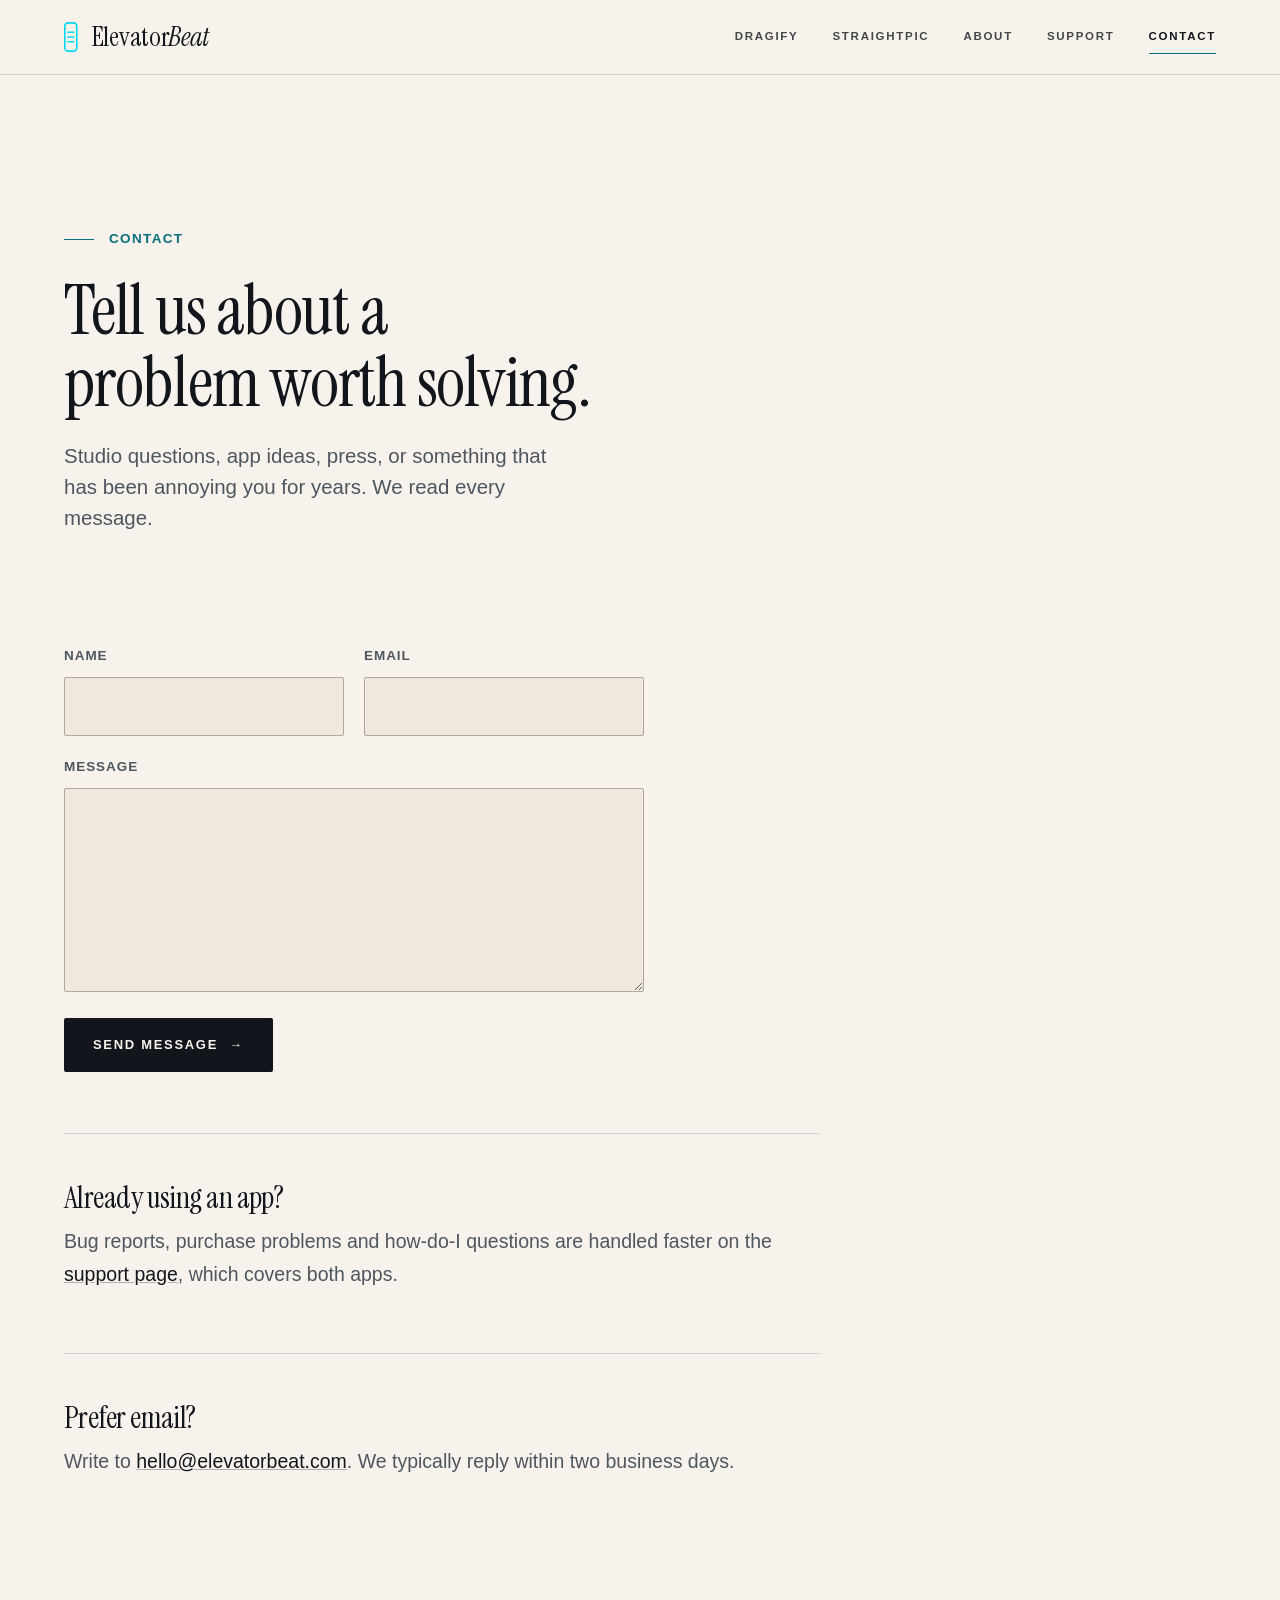
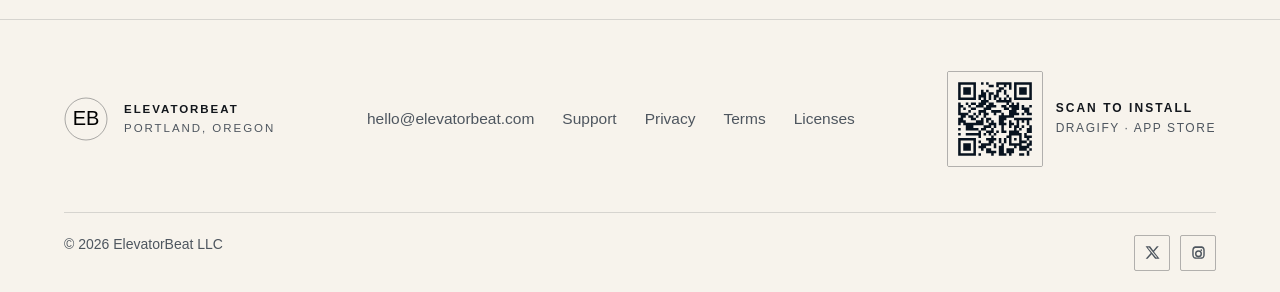
<file: contact.html>
<!doctype html>
<html lang="en">
<head>
  <meta charset="utf-8">
  <meta name="viewport" content="width=device-width, initial-scale=1">
  <meta name="description" content="Tell the ElevatorBeat studio about a problem worth solving, or ask about Dragify and StraightPic.">
  <title>Contact — ElevatorBeat</title>
  <link rel="canonical" href="https://elevatorbeat.com/contact.html">
  <link rel="icon" type="image/svg+xml" href="assets/favicon.svg">
  <link rel="apple-touch-icon" href="assets/apple-touch-icon.png">
  <meta name="theme-color" content="#F7F3EC">
  <meta property="og:type" content="website">
  <meta property="og:url" content="https://elevatorbeat.com/contact.html">
  <meta property="og:site_name" content="ElevatorBeat">
  <meta property="og:title" content="Contact — ElevatorBeat">
  <meta property="og:description" content="Tell the ElevatorBeat studio about a problem worth solving.">
  <meta property="og:image" content="https://elevatorbeat.com/assets/og-image.jpg">
  <meta property="og:image:width" content="1200">
  <meta property="og:image:height" content="630">
  <meta name="twitter:card" content="summary_large_image">
  <meta name="twitter:title" content="Contact — ElevatorBeat">
  <meta name="twitter:description" content="Tell the ElevatorBeat studio about a problem worth solving.">
  <meta name="twitter:image" content="https://elevatorbeat.com/assets/og-image.jpg">
  <link rel="preload" as="font" type="font/woff2" href="assets/fonts/instrument-serif-latin.woff2" crossorigin>
  <link rel="stylesheet" href="styles.css?v=20261001c">
  <script defer src="script.js?v=20261001c"></script>
</head>
<body>
  <a class="skip-link" href="#main">Skip to content</a>

  <header class="site-header is-solid" data-header>
    <div class="container nav-shell">
      <a class="brand" href="index.html" aria-label="ElevatorBeat home">
        <svg class="brand-mark" viewBox="0 0 20 44" fill="none" stroke="var(--cyan)"
             stroke-width="2.4" stroke-linecap="round" aria-hidden="true">
          <rect x="1.2" y="1.2" width="17.6" height="41.6" rx="5"/>
          <path d="M5.6 15h8.8M5.6 22h8.8M5.6 29h8.8"/>
        </svg>
        <span class="brand-name">Elevator<em>Beat</em></span>
      </a>
      <button class="menu-toggle" type="button" aria-expanded="false" aria-controls="site-nav" data-menu-toggle>
        <span></span><span></span><span></span>
        <span class="sr-only">Open navigation</span>
      </button>
      <nav class="site-nav" id="site-nav" aria-label="Primary navigation" data-nav>
        <a href="index.html#dragify">Dragify</a>
        <a href="index.html#straightpic">StraightPic</a>
        <a href="index.html#studio">About</a>
        <a href="support.html">Support</a>
        <a href="contact.html" aria-current="page">Contact</a>
      </nav>
    </div>
  </header>

  <main id="main">
    <section class="page-hero">
      <div class="container">
        <p class="eyebrow">Contact</p>
        <h1 class="display-l">Tell us about a problem worth solving.</h1>
        <p class="lede">Studio questions, app ideas, press, or something that has been annoying you for years. We read every message.</p>
      </div>
    </section>

    <section class="page-body container">
      <!-- FormSubmit handles delivery so the site stays a static build. The
           honeypot replaces FormSubmit's captcha; _next lands on thanks.html.
           NOTE: FormSubmit needs one manual confirmation click on the first
           submission before it will start forwarding mail. -->
      <form class="contact-form" action="https://formsubmit.co/hello@elevatorbeat.com" method="POST">
        <input type="hidden" name="_subject" value="New message from elevatorbeat.com">
        <input type="hidden" name="_next" value="https://elevatorbeat.com/thanks.html">
        <input type="hidden" name="_captcha" value="false">
        <input type="text" name="_honey" tabindex="-1" autocomplete="off" aria-hidden="true">
        <div class="form-row">
          <label>
            <span>Name</span>
            <input type="text" name="name" autocomplete="name" required>
          </label>
          <label>
            <span>Email</span>
            <input type="email" name="email" autocomplete="email" required>
          </label>
        </div>
        <label>
          <span>Message</span>
          <textarea name="message" rows="6" required></textarea>
        </label>
        <button class="btn btn-primary" type="submit">Send message <span aria-hidden="true">&rarr;</span></button>
      </form>

      <h2>Already using an app?</h2>
      <p>Bug reports, purchase problems and how-do-I questions are handled faster on the <a href="support.html">support page</a>, which covers both apps.</p>

      <h2>Prefer email?</h2>
      <p>Write to <a href="mailto:hello@elevatorbeat.com">hello@elevatorbeat.com</a>. We typically reply within two business days.</p>
    </section>
  </main>

  <footer class="site-footer">
    <div class="container footer-bar">
      <a class="footer-brand" href="index.html">
        <svg class="monogram" viewBox="0 0 44 44" aria-hidden="true">
          <circle cx="22" cy="22" r="21" fill="none" stroke="currentColor" stroke-opacity=".34"/>
          <text x="22" y="27.6" text-anchor="middle">EB</text>
        </svg>
        <span class="footer-brand-text">
          ElevatorBeat
          <span>Portland, Oregon</span>
        </span>
      </a>

      <nav class="footer-links" aria-label="Footer">
        <a href="mailto:hello@elevatorbeat.com">hello@elevatorbeat.com</a>
        <a href="support.html">Support</a>
        <a href="straightpic/privacy/">Privacy</a>
        <a href="straightpic/terms/">Terms</a>
        <a href="straightpic/open-source/">Licenses</a>
      </nav>

      <!-- Same href twice: the button for a phone, the code for a desk.
           See "The install action" in styles.css. -->
      <a class="btn btn-outline btn-sm footer-action install-btn" href="https://apps.apple.com/us/app/dragify-drag-queen-face-swap/id6756401226" target="_blank" rel="noopener">
        <svg class="apple-icon" viewBox="0 0 384 512" aria-hidden="true"><path d="M318.7 268.7c-.2-36.7 16.4-64.4 50-84.8-18.8-26.9-47.2-41.7-84.7-44.6-35.5-2.8-74.3 20.7-88.5 20.7-15 0-49.4-19.7-76.4-19.7C63.3 141.2 4 184.8 4 273.5q0 39.3 14.4 81.2c12.8 36.7 59 126.7 107.2 125.2 25.2-.6 43-17.9 75.8-17.9 31.8 0 48.3 17.9 76.4 17.9 48.6-.7 90.4-82.5 102.6-119.3-65.2-30.7-61.7-90-61.7-91.9zm-56.6-164.2c27.3-32.4 24.8-61.9 24-72.5-24.1 1.4-52 16.4-67.9 34.9-17.5 19.8-27.8 44.3-25.6 71.9 26.1 2 49.9-11.4 69.5-34.3z"/></svg>
        App Store <span aria-hidden="true">&nearr;</span>
      </a>
      <a class="footer-action install-qr" href="https://apps.apple.com/us/app/dragify-drag-queen-face-swap/id6756401226" target="_blank" rel="noopener">
        <img src="assets/img/qr-dragify.svg" width="96" height="96" alt="" loading="lazy">
        <span class="install-qr-text">Scan to install<span>Dragify &middot; App&nbsp;Store</span></span>
      </a>
    </div>
    <div class="container footer-bottom">
      <p>&copy; 2026 ElevatorBeat LLC</p>
      <div class="footer-social">
        <a href="https://x.com/elevatorbeat" target="_blank" rel="noopener" aria-label="ElevatorBeat on X">
          <svg viewBox="0 0 24 24" aria-hidden="true"><path d="M18.9 2H22l-7.6 8.7L23.3 22h-7.1l-5.6-7.3L4.2 22H1l8.2-9.4L.9 2H8.2l5 6.7L18.9 2Zm-1.2 18h1.9L6.4 4H4.3l13.4 16Z"/></svg>
        </a>
        <a href="https://instagram.com/elevatorbeat" target="_blank" rel="noopener" aria-label="ElevatorBeat on Instagram">
          <svg viewBox="0 0 24 24" aria-hidden="true"><path d="M12 2c2.7 0 3.06.01 4.12.06 1.06.05 1.79.22 2.43.47.66.26 1.22.6 1.77 1.16.5.5.87 1.05 1.16 1.77.25.64.42 1.37.47 2.43C21.99 8.94 22 9.3 22 12s-.01 3.06-.06 4.12c-.05 1.06-.22 1.79-.47 2.43a4.9 4.9 0 0 1-1.16 1.77c-.5.5-1.05.87-1.77 1.16-.64.25-1.37.42-2.43.47C14.94 21.99 14.58 22 12 22s-3.06-.01-4.12-.06c-1.06-.05-1.79-.22-2.43-.47a4.9 4.9 0 0 1-1.77-1.16 4.9 4.9 0 0 1-1.16-1.77c-.25-.64-.42-1.37-.47-2.43C2.01 15.06 2 14.7 2 12s.01-3.06.06-4.12c.05-1.06.22-1.79.47-2.43a4.9 4.9 0 0 1 1.16-1.77c.5-.5 1.05-.87 1.77-1.16.64-.25 1.37-.42 2.43-.47C8.94 2.01 9.3 2 12 2Zm0 2.7c-2.65 0-2.98.01-4.02.06-.87.04-1.34.18-1.65.3-.42.16-.71.36-1.02.67-.31.31-.5.6-.67 1.02-.12.31-.26.78-.3 1.65-.05 1.04-.06 1.37-.06 4.02s.01 2.98.06 4.02c.04.87.18 1.34.3 1.65.16.42.36.71.67 1.02.31.31.6.5 1.02.67.31.12.78.26 1.65.3 1.04.05 1.37.06 4.02.06s2.98-.01 4.02-.06c.87-.04 1.34-.18 1.65-.3.42-.16.71-.36 1.02-.67.31-.31.5-.6.67-1.02.12-.31.26-.78.3-1.65.05-1.04.06-1.37.06-4.02s-.01-2.98-.06-4.02c-.04-.87-.18-1.34-.3-1.65a2.7 2.7 0 0 0-.67-1.02 2.7 2.7 0 0 0-1.02-.67c-.31-.12-.78-.26-1.65-.3-1.04-.05-1.37-.06-4.02-.06Zm0 3.7a5.6 5.6 0 1 1 0 11.2 5.6 5.6 0 0 1 0-11.2Zm0 2.3a3.3 3.3 0 1 0 0 6.6 3.3 3.3 0 0 0 0-6.6Zm5.8-2.5a1.3 1.3 0 1 1-2.6 0 1.3 1.3 0 0 1 2.6 0Z"/></svg>
        </a>
      </div>
    </div>
  </footer>
</body>
</html>
</file>
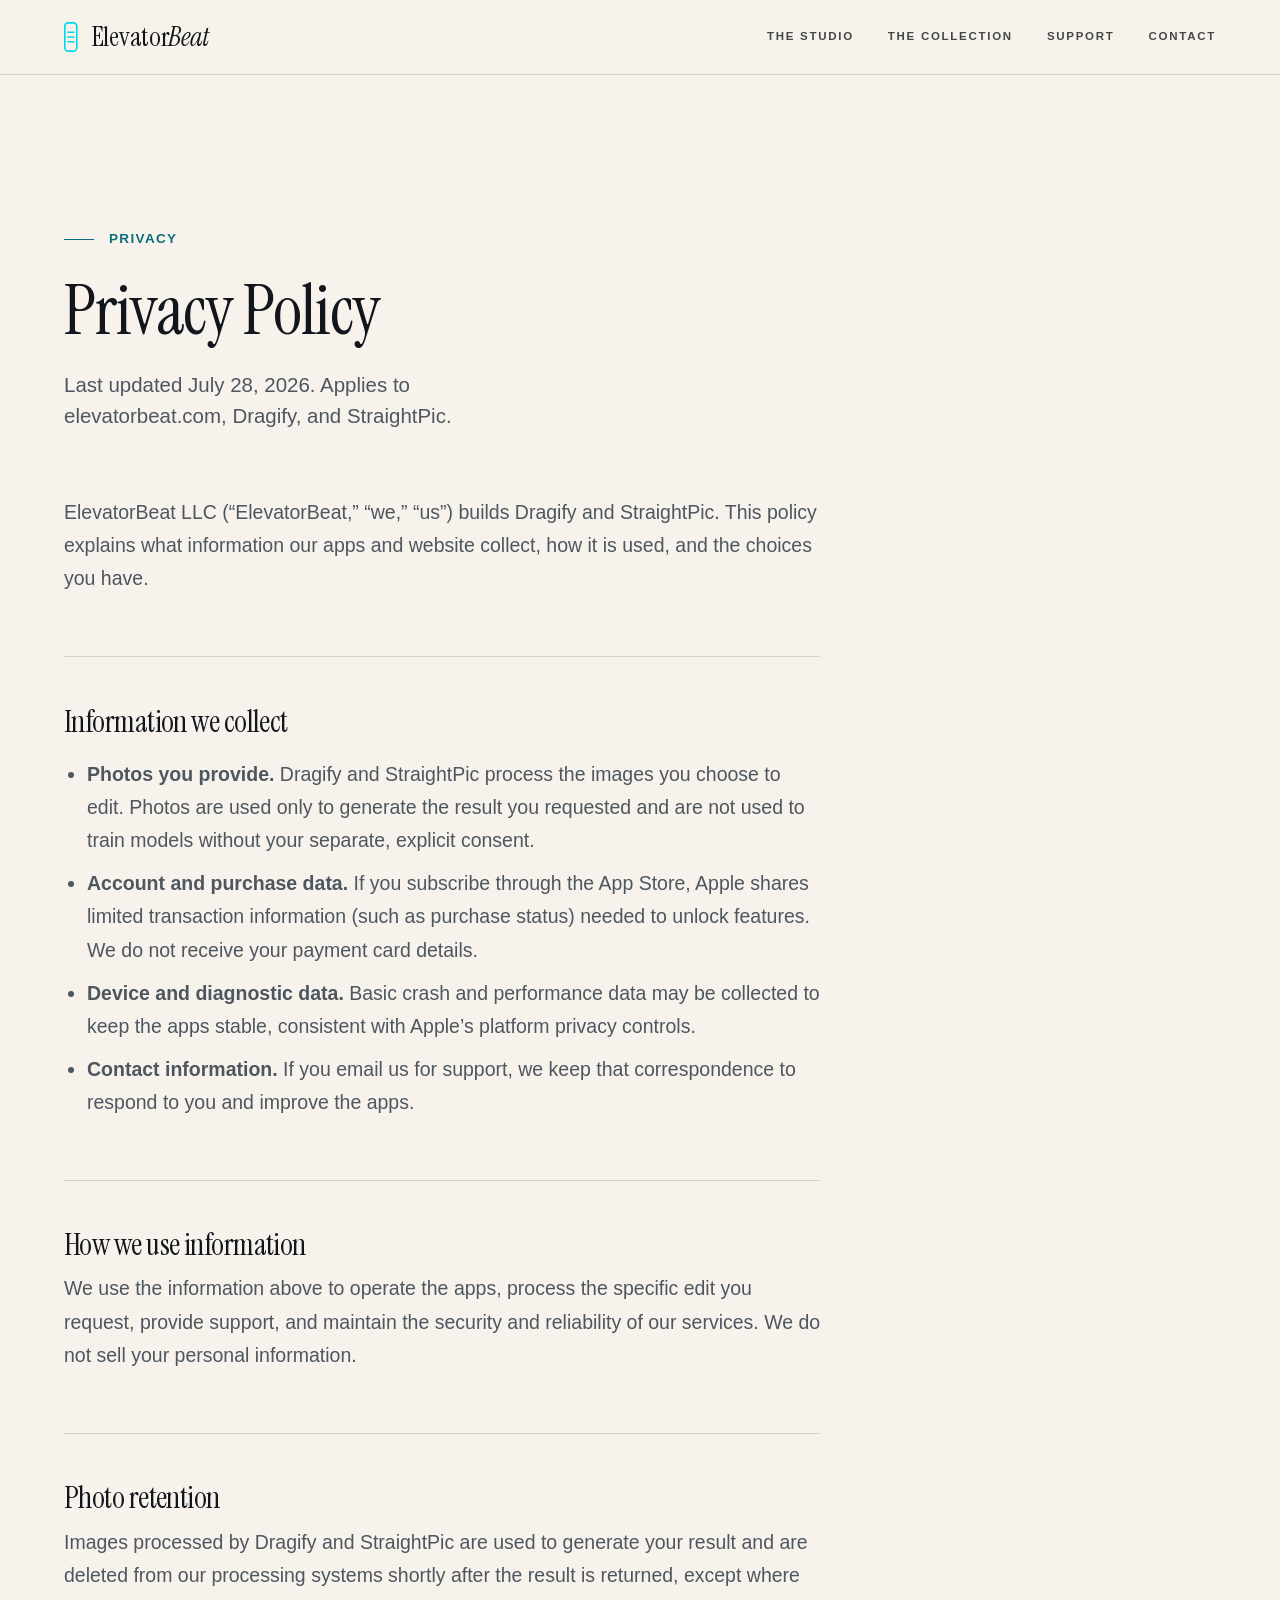
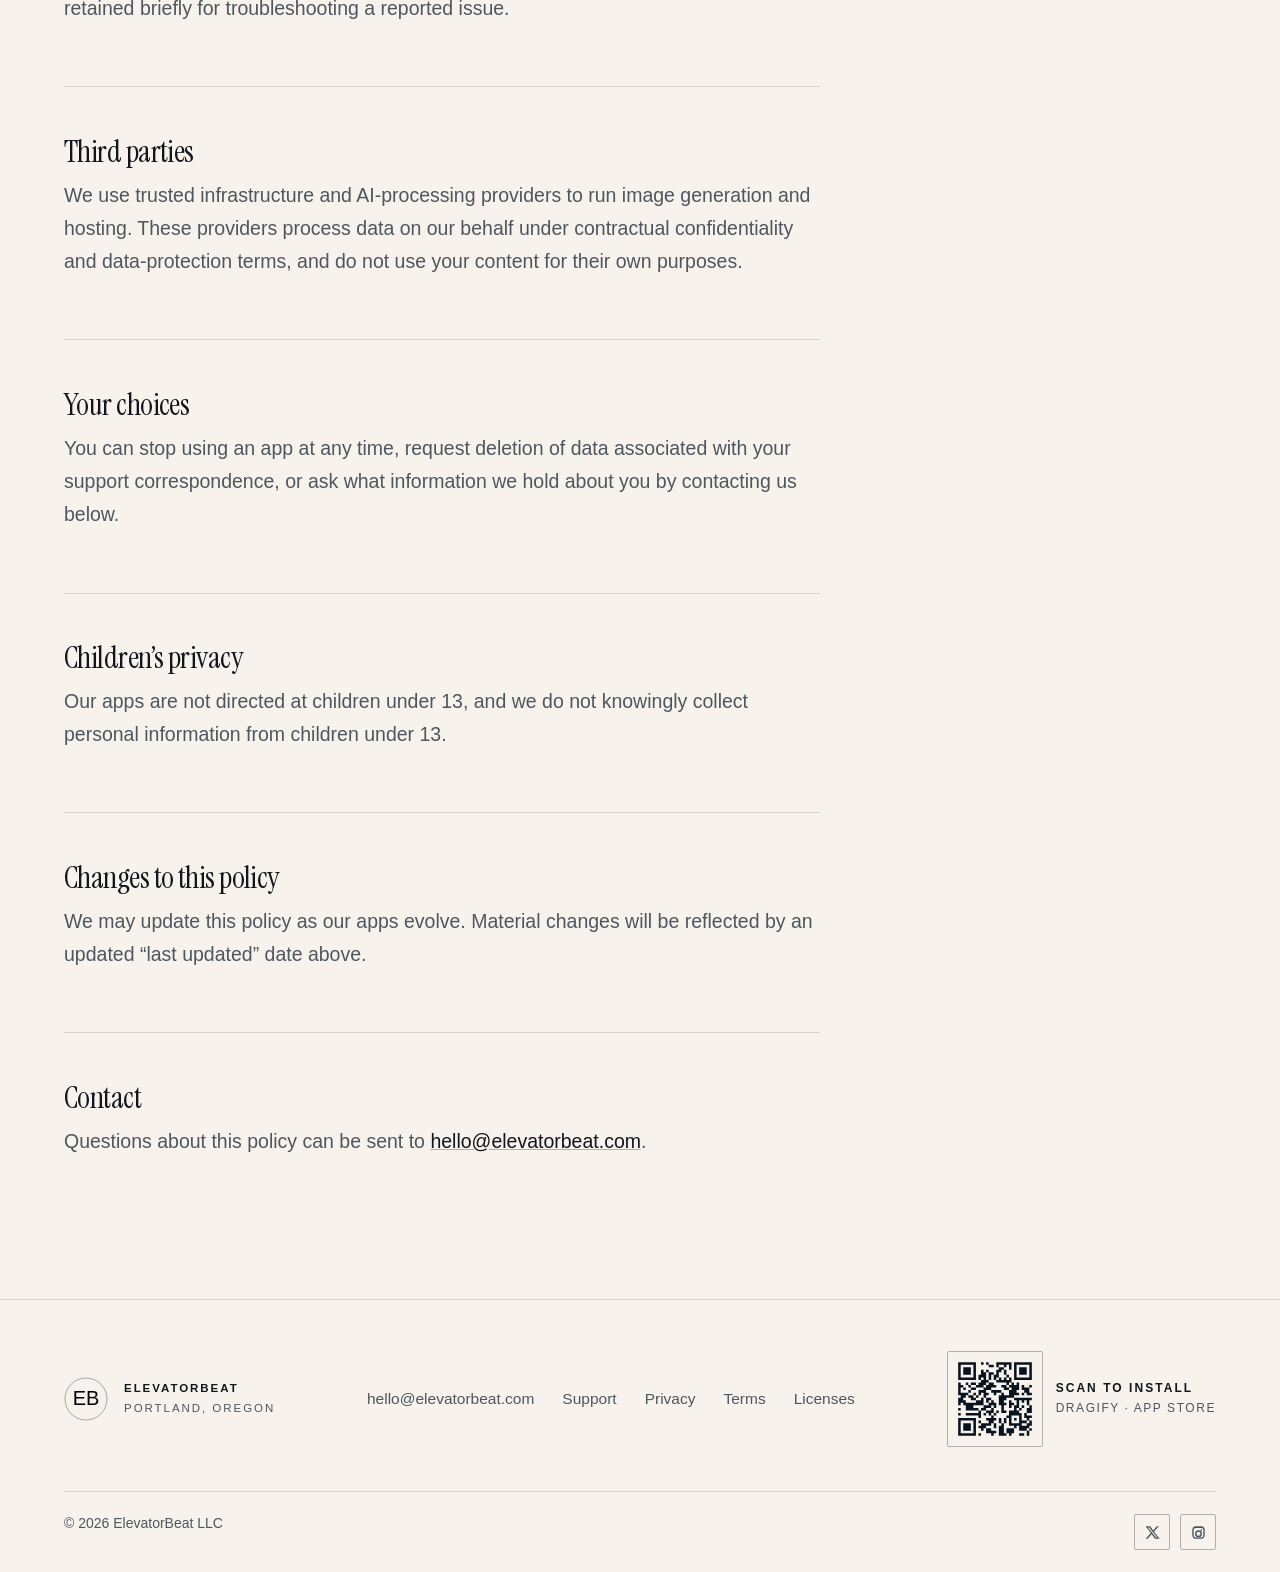
<file: privacy.html>
<!doctype html>
<html lang="en">
<head>
  <meta charset="utf-8">
  <meta name="viewport" content="width=device-width, initial-scale=1">
  <meta name="description" content="How ElevatorBeat and its apps, Dragify and StraightPic, collect, use, and protect your information.">
  <title>Privacy Policy — ElevatorBeat</title>
  <link rel="canonical" href="https://elevatorbeat.com/privacy.html">
  <link rel="icon" type="image/svg+xml" href="assets/favicon.svg">
  <link rel="apple-touch-icon" href="assets/apple-touch-icon.png">
  <meta name="theme-color" content="#F7F3EC">
  <meta property="og:type" content="website">
  <meta property="og:url" content="https://elevatorbeat.com/privacy.html">
  <meta property="og:site_name" content="ElevatorBeat">
  <meta property="og:title" content="Privacy Policy — ElevatorBeat">
  <meta property="og:description" content="How ElevatorBeat and its apps collect, use, and protect your information.">
  <meta property="og:image" content="https://elevatorbeat.com/assets/og-image.jpg">
  <meta property="og:image:width" content="1200">
  <meta property="og:image:height" content="630">
  <meta name="twitter:card" content="summary_large_image">
  <meta name="twitter:title" content="Privacy Policy — ElevatorBeat">
  <meta name="twitter:description" content="How ElevatorBeat and its apps collect, use, and protect your information.">
  <meta name="twitter:image" content="https://elevatorbeat.com/assets/og-image.jpg">
  <link rel="preload" as="font" type="font/woff2" href="assets/fonts/instrument-serif-latin.woff2" crossorigin>
  <link rel="stylesheet" href="styles.css?v=20260730o">
  <script defer src="script.js?v=20260730k"></script>
</head>
<body>
  <a class="skip-link" href="#main">Skip to content</a>

  <header class="site-header is-solid" data-header>
    <div class="container nav-shell">
      <a class="brand" href="index.html" aria-label="ElevatorBeat home">
        <svg class="brand-mark" viewBox="0 0 20 44" fill="none" stroke="var(--cyan)"
             stroke-width="2.4" stroke-linecap="round" aria-hidden="true">
          <rect x="1.2" y="1.2" width="17.6" height="41.6" rx="5"/>
          <path d="M5.6 15h8.8M5.6 22h8.8M5.6 29h8.8"/>
        </svg>
        <span class="brand-name">Elevator<em>Beat</em></span>
      </a>
      <button class="menu-toggle" type="button" aria-expanded="false" aria-controls="site-nav" data-menu-toggle>
        <span></span><span></span><span></span>
        <span class="sr-only">Open navigation</span>
      </button>
      <nav class="site-nav" id="site-nav" aria-label="Primary navigation" data-nav>
        <a href="index.html#studio">The studio</a>
        <a href="index.html#collection">The collection</a>
        <a href="support.html">Support</a>
        <a href="contact.html">Contact</a>
      </nav>
    </div>
  </header>

  <main id="main">
    <section class="page-hero">
      <div class="container">
        <p class="eyebrow">Privacy</p>
        <h1 class="display-l">Privacy Policy</h1>
        <p class="lede">Last updated July 28, 2026. Applies to elevatorbeat.com, Dragify, and StraightPic.</p>
      </div>
    </section>

    <section class="page-body container">
      <p>ElevatorBeat LLC (&ldquo;ElevatorBeat,&rdquo; &ldquo;we,&rdquo; &ldquo;us&rdquo;) builds Dragify and StraightPic. This policy explains what information our apps and website collect, how it is used, and the choices you have.</p>

      <h2>Information we collect</h2>
      <ul>
        <li><strong>Photos you provide.</strong> Dragify and StraightPic process the images you choose to edit. Photos are used only to generate the result you requested and are not used to train models without your separate, explicit consent.</li>
        <li><strong>Account and purchase data.</strong> If you subscribe through the App Store, Apple shares limited transaction information (such as purchase status) needed to unlock features. We do not receive your payment card details.</li>
        <li><strong>Device and diagnostic data.</strong> Basic crash and performance data may be collected to keep the apps stable, consistent with Apple&rsquo;s platform privacy controls.</li>
        <li><strong>Contact information.</strong> If you email us for support, we keep that correspondence to respond to you and improve the apps.</li>
      </ul>

      <h2>How we use information</h2>
      <p>We use the information above to operate the apps, process the specific edit you request, provide support, and maintain the security and reliability of our services. We do not sell your personal information.</p>

      <h2>Photo retention</h2>
      <p>Images processed by Dragify and StraightPic are used to generate your result and are deleted from our processing systems shortly after the result is returned, except where retained briefly for troubleshooting a reported issue.</p>

      <h2>Third parties</h2>
      <p>We use trusted infrastructure and AI-processing providers to run image generation and hosting. These providers process data on our behalf under contractual confidentiality and data-protection terms, and do not use your content for their own purposes.</p>

      <h2>Your choices</h2>
      <p>You can stop using an app at any time, request deletion of data associated with your support correspondence, or ask what information we hold about you by contacting us below.</p>

      <h2>Children&rsquo;s privacy</h2>
      <p>Our apps are not directed at children under 13, and we do not knowingly collect personal information from children under 13.</p>

      <h2>Changes to this policy</h2>
      <p>We may update this policy as our apps evolve. Material changes will be reflected by an updated &ldquo;last updated&rdquo; date above.</p>

      <h2>Contact</h2>
      <p>Questions about this policy can be sent to <a href="mailto:hello@elevatorbeat.com">hello@elevatorbeat.com</a>.</p>
    </section>
  </main>

  <footer class="site-footer">
    <div class="container footer-bar">
      <a class="footer-brand" href="index.html">
        <svg class="monogram" viewBox="0 0 44 44" aria-hidden="true">
          <circle cx="22" cy="22" r="21" fill="none" stroke="currentColor" stroke-opacity=".34"/>
          <text x="22" y="27.6" text-anchor="middle">EB</text>
        </svg>
        <span class="footer-brand-text">
          ElevatorBeat
          <span>Portland, Oregon</span>
        </span>
      </a>

      <nav class="footer-links" aria-label="Footer">
        <a href="mailto:hello@elevatorbeat.com">hello@elevatorbeat.com</a>
        <a href="support.html">Support</a>
        <a href="privacy.html">Privacy</a>
        <a href="terms.html">Terms</a>
        <a href="open-source.html">Licenses</a>
      </nav>

      <!-- Same href twice: the button for a phone, the code for a desk.
           See "The install action" in styles.css. -->
      <a class="btn btn-outline btn-sm footer-action install-btn" href="https://apps.apple.com/us/app/dragify-drag-queen-face-swap/id6756401226" target="_blank" rel="noopener">
        <svg class="apple-icon" viewBox="0 0 384 512" aria-hidden="true"><path d="M318.7 268.7c-.2-36.7 16.4-64.4 50-84.8-18.8-26.9-47.2-41.7-84.7-44.6-35.5-2.8-74.3 20.7-88.5 20.7-15 0-49.4-19.7-76.4-19.7C63.3 141.2 4 184.8 4 273.5q0 39.3 14.4 81.2c12.8 36.7 59 126.7 107.2 125.2 25.2-.6 43-17.9 75.8-17.9 31.8 0 48.3 17.9 76.4 17.9 48.6-.7 90.4-82.5 102.6-119.3-65.2-30.7-61.7-90-61.7-91.9zm-56.6-164.2c27.3-32.4 24.8-61.9 24-72.5-24.1 1.4-52 16.4-67.9 34.9-17.5 19.8-27.8 44.3-25.6 71.9 26.1 2 49.9-11.4 69.5-34.3z"/></svg>
        App Store <span aria-hidden="true">&nearr;</span>
      </a>
      <a class="footer-action install-qr" href="https://apps.apple.com/us/app/dragify-drag-queen-face-swap/id6756401226" target="_blank" rel="noopener">
        <img src="assets/img/qr-dragify.svg" width="96" height="96" alt="" loading="lazy">
        <span class="install-qr-text">Scan to install<span>Dragify &middot; App&nbsp;Store</span></span>
      </a>
    </div>
    <div class="container footer-bottom">
      <p>&copy; 2026 ElevatorBeat LLC</p>
      <div class="footer-social">
        <a href="https://x.com/elevatorbeat" target="_blank" rel="noopener" aria-label="ElevatorBeat on X">
          <svg viewBox="0 0 24 24" aria-hidden="true"><path d="M18.9 2H22l-7.6 8.7L23.3 22h-7.1l-5.6-7.3L4.2 22H1l8.2-9.4L.9 2H8.2l5 6.7L18.9 2Zm-1.2 18h1.9L6.4 4H4.3l13.4 16Z"/></svg>
        </a>
        <a href="https://instagram.com/elevatorbeat" target="_blank" rel="noopener" aria-label="ElevatorBeat on Instagram">
          <svg viewBox="0 0 24 24" aria-hidden="true"><path d="M12 2c2.7 0 3.06.01 4.12.06 1.06.05 1.79.22 2.43.47.66.26 1.22.6 1.77 1.16.5.5.87 1.05 1.16 1.77.25.64.42 1.37.47 2.43C21.99 8.94 22 9.3 22 12s-.01 3.06-.06 4.12c-.05 1.06-.22 1.79-.47 2.43a4.9 4.9 0 0 1-1.16 1.77c-.5.5-1.05.87-1.77 1.16-.64.25-1.37.42-2.43.47C14.94 21.99 14.58 22 12 22s-3.06-.01-4.12-.06c-1.06-.05-1.79-.22-2.43-.47a4.9 4.9 0 0 1-1.77-1.16 4.9 4.9 0 0 1-1.16-1.77c-.25-.64-.42-1.37-.47-2.43C2.01 15.06 2 14.7 2 12s.01-3.06.06-4.12c.05-1.06.22-1.79.47-2.43a4.9 4.9 0 0 1 1.16-1.77c.5-.5 1.05-.87 1.77-1.16.64-.25 1.37-.42 2.43-.47C8.94 2.01 9.3 2 12 2Zm0 2.7c-2.65 0-2.98.01-4.02.06-.87.04-1.34.18-1.65.3-.42.16-.71.36-1.02.67-.31.31-.5.6-.67 1.02-.12.31-.26.78-.3 1.65-.05 1.04-.06 1.37-.06 4.02s.01 2.98.06 4.02c.04.87.18 1.34.3 1.65.16.42.36.71.67 1.02.31.31.6.5 1.02.67.31.12.78.26 1.65.3 1.04.05 1.37.06 4.02.06s2.98-.01 4.02-.06c.87-.04 1.34-.18 1.65-.3.42-.16.71-.36 1.02-.67.31-.31.5-.6.67-1.02.12-.31.26-.78.3-1.65.05-1.04.06-1.37.06-4.02s-.01-2.98-.06-4.02c-.04-.87-.18-1.34-.3-1.65a2.7 2.7 0 0 0-.67-1.02 2.7 2.7 0 0 0-1.02-.67c-.31-.12-.78-.26-1.65-.3-1.04-.05-1.37-.06-4.02-.06Zm0 3.7a5.6 5.6 0 1 1 0 11.2 5.6 5.6 0 0 1 0-11.2Zm0 2.3a3.3 3.3 0 1 0 0 6.6 3.3 3.3 0 0 0 0-6.6Zm5.8-2.5a1.3 1.3 0 1 1-2.6 0 1.3 1.3 0 0 1 2.6 0Z"/></svg>
        </a>
      </div>
    </div>
  </footer>
</body>
</html>
</file>
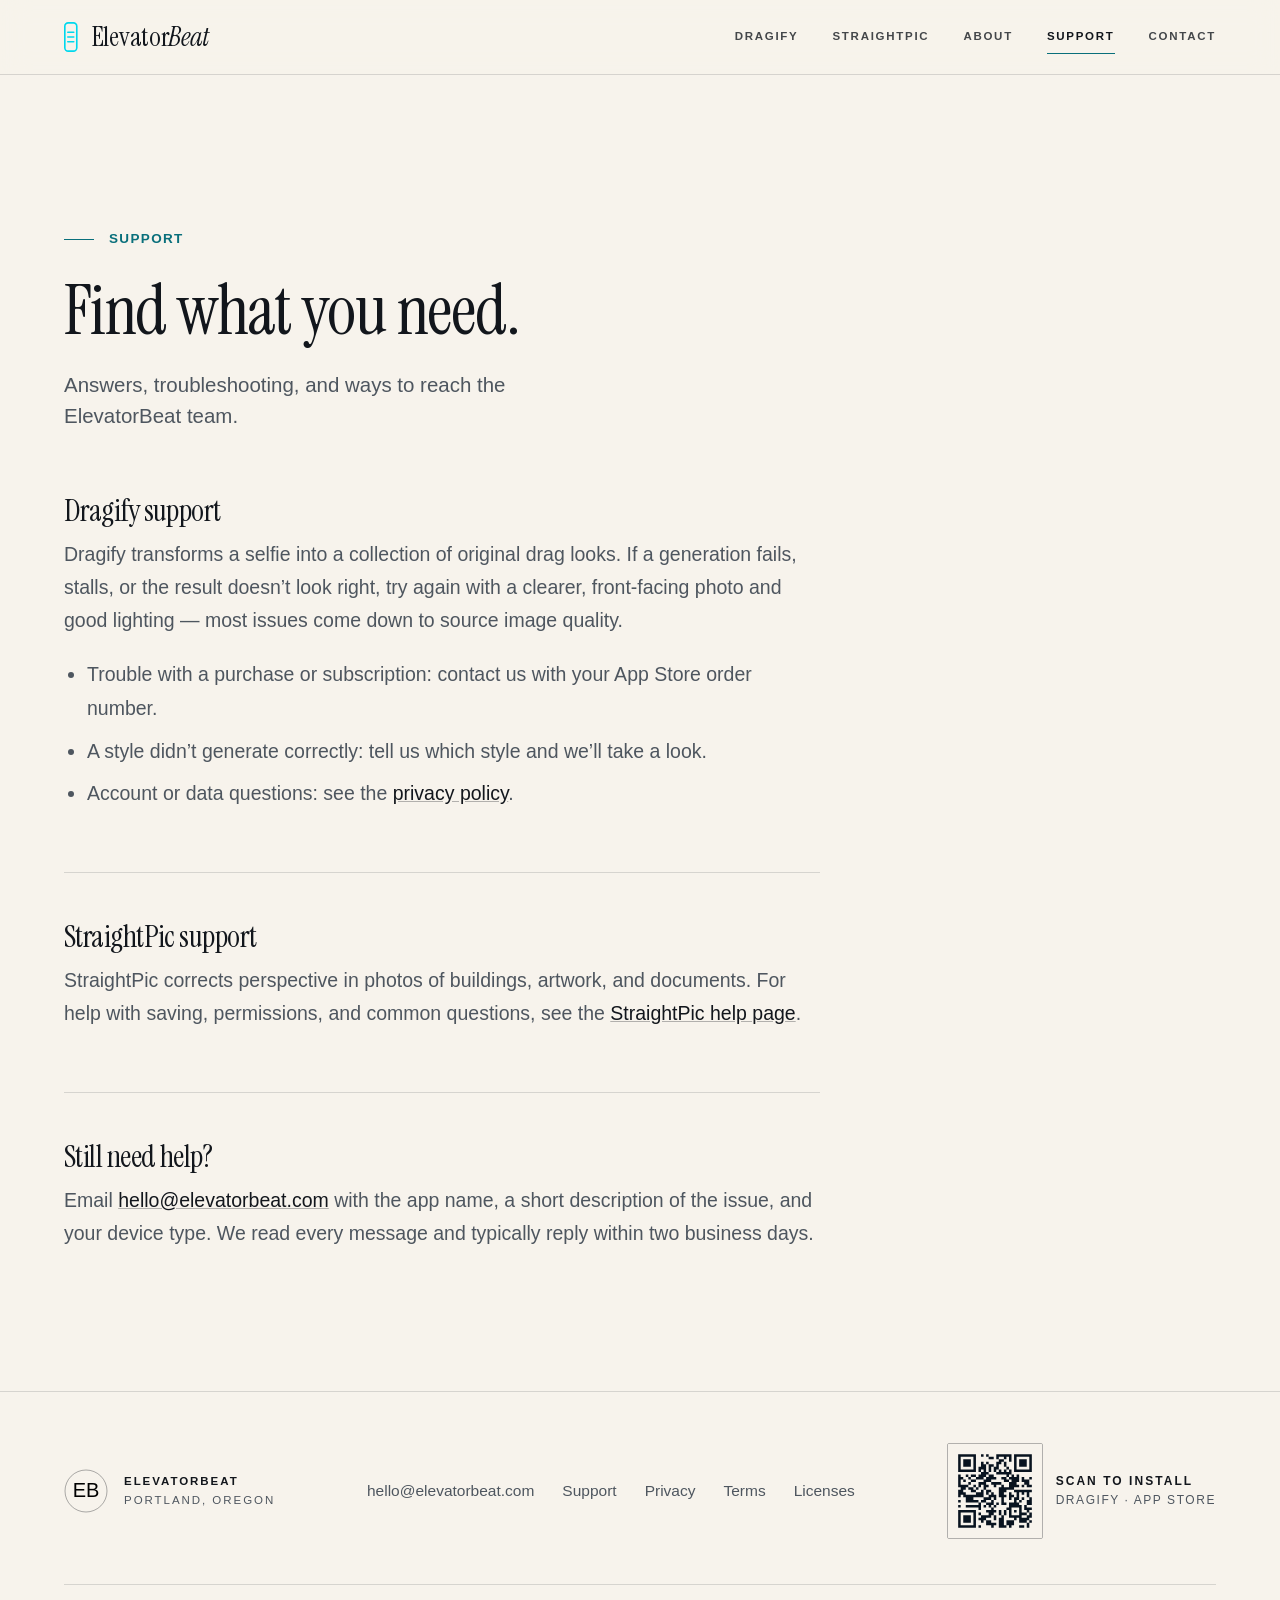
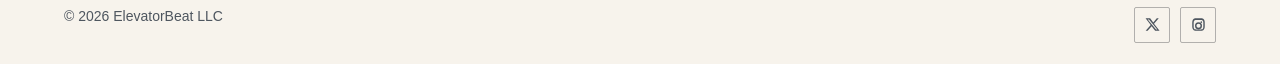
<file: support.html>
<!doctype html>
<html lang="en">
<head>
  <meta charset="utf-8">
  <meta name="viewport" content="width=device-width, initial-scale=1">
  <meta name="description" content="Get help with Dragify or StraightPic — troubleshooting, account questions, and how to reach the ElevatorBeat team.">
  <title>App Support — ElevatorBeat</title>
  <link rel="canonical" href="https://elevatorbeat.com/support.html">
  <link rel="icon" type="image/svg+xml" href="assets/favicon.svg">
  <link rel="apple-touch-icon" href="assets/apple-touch-icon.png">
  <meta name="theme-color" content="#F7F3EC">
  <meta property="og:type" content="website">
  <meta property="og:url" content="https://elevatorbeat.com/support.html">
  <meta property="og:site_name" content="ElevatorBeat">
  <meta property="og:title" content="App Support — ElevatorBeat">
  <meta property="og:description" content="Get help with Dragify or StraightPic, or reach the ElevatorBeat team directly.">
  <meta property="og:image" content="https://elevatorbeat.com/assets/og-image.jpg">
  <meta property="og:image:width" content="1200">
  <meta property="og:image:height" content="630">
  <meta name="twitter:card" content="summary_large_image">
  <meta name="twitter:title" content="App Support — ElevatorBeat">
  <meta name="twitter:description" content="Get help with Dragify or StraightPic, or reach the ElevatorBeat team directly.">
  <meta name="twitter:image" content="https://elevatorbeat.com/assets/og-image.jpg">
  <link rel="preload" as="font" type="font/woff2" href="assets/fonts/instrument-serif-latin.woff2" crossorigin>
  <link rel="stylesheet" href="styles.css?v=20261001c">
  <script defer src="script.js?v=20261001c"></script>
</head>
<body>
  <a class="skip-link" href="#main">Skip to content</a>

  <header class="site-header is-solid" data-header>
    <div class="container nav-shell">
      <a class="brand" href="index.html" aria-label="ElevatorBeat home">
        <svg class="brand-mark" viewBox="0 0 20 44" fill="none" stroke="var(--cyan)"
             stroke-width="2.4" stroke-linecap="round" aria-hidden="true">
          <rect x="1.2" y="1.2" width="17.6" height="41.6" rx="5"/>
          <path d="M5.6 15h8.8M5.6 22h8.8M5.6 29h8.8"/>
        </svg>
        <span class="brand-name">Elevator<em>Beat</em></span>
      </a>
      <button class="menu-toggle" type="button" aria-expanded="false" aria-controls="site-nav" data-menu-toggle>
        <span></span><span></span><span></span>
        <span class="sr-only">Open navigation</span>
      </button>
      <nav class="site-nav" id="site-nav" aria-label="Primary navigation" data-nav>
        <a href="index.html#dragify">Dragify</a>
        <a href="index.html#straightpic">StraightPic</a>
        <a href="index.html#studio">About</a>
        <a href="support.html" aria-current="page">Support</a>
        <a href="contact.html">Contact</a>
      </nav>
    </div>
  </header>

  <main id="main">
    <section class="page-hero">
      <div class="container">
        <p class="eyebrow">Support</p>
        <h1 class="display-l">Find what you need.</h1>
        <p class="lede">Answers, troubleshooting, and ways to reach the ElevatorBeat team.</p>
      </div>
    </section>

    <section class="page-body container">
      <h2 id="dragify">Dragify support</h2>
      <p>Dragify transforms a selfie into a collection of original drag looks. If a generation fails, stalls, or the result doesn&rsquo;t look right, try again with a clearer, front-facing photo and good lighting &mdash; most issues come down to source image quality.</p>
      <ul>
        <li>Trouble with a purchase or subscription: contact us with your App Store order number.</li>
        <li>A style didn&rsquo;t generate correctly: tell us which style and we&rsquo;ll take a look.</li>
        <li>Account or data questions: see the <a href="https://dragifyapp.com/privacy/" target="_blank" rel="noopener">privacy policy</a>.</li>
      </ul>

      <h2 id="straightpic">StraightPic support</h2>
      <p>StraightPic corrects perspective in photos of buildings, artwork, and documents. For help with saving, permissions, and common questions, see the <a href="straightpic/#help">StraightPic help page</a>.</p>

      <h2 id="contact">Still need help?</h2>
      <p>Email <a href="mailto:hello@elevatorbeat.com">hello@elevatorbeat.com</a> with the app name, a short description of the issue, and your device type. We read every message and typically reply within two business days.</p>
    </section>
  </main>

  <footer class="site-footer">
    <div class="container footer-bar">
      <a class="footer-brand" href="index.html">
        <svg class="monogram" viewBox="0 0 44 44" aria-hidden="true">
          <circle cx="22" cy="22" r="21" fill="none" stroke="currentColor" stroke-opacity=".34"/>
          <text x="22" y="27.6" text-anchor="middle">EB</text>
        </svg>
        <span class="footer-brand-text">
          ElevatorBeat
          <span>Portland, Oregon</span>
        </span>
      </a>

      <nav class="footer-links" aria-label="Footer">
        <a href="mailto:hello@elevatorbeat.com">hello@elevatorbeat.com</a>
        <a href="support.html">Support</a>
        <a href="straightpic/privacy/">Privacy</a>
        <a href="straightpic/terms/">Terms</a>
        <a href="straightpic/open-source/">Licenses</a>
      </nav>

      <!-- Same href twice: the button for a phone, the code for a desk.
           See "The install action" in styles.css. -->
      <a class="btn btn-outline btn-sm footer-action install-btn" href="https://apps.apple.com/us/app/dragify-drag-queen-face-swap/id6756401226" target="_blank" rel="noopener">
        <svg class="apple-icon" viewBox="0 0 384 512" aria-hidden="true"><path d="M318.7 268.7c-.2-36.7 16.4-64.4 50-84.8-18.8-26.9-47.2-41.7-84.7-44.6-35.5-2.8-74.3 20.7-88.5 20.7-15 0-49.4-19.7-76.4-19.7C63.3 141.2 4 184.8 4 273.5q0 39.3 14.4 81.2c12.8 36.7 59 126.7 107.2 125.2 25.2-.6 43-17.9 75.8-17.9 31.8 0 48.3 17.9 76.4 17.9 48.6-.7 90.4-82.5 102.6-119.3-65.2-30.7-61.7-90-61.7-91.9zm-56.6-164.2c27.3-32.4 24.8-61.9 24-72.5-24.1 1.4-52 16.4-67.9 34.9-17.5 19.8-27.8 44.3-25.6 71.9 26.1 2 49.9-11.4 69.5-34.3z"/></svg>
        App Store <span aria-hidden="true">&nearr;</span>
      </a>
      <a class="footer-action install-qr" href="https://apps.apple.com/us/app/dragify-drag-queen-face-swap/id6756401226" target="_blank" rel="noopener">
        <img src="assets/img/qr-dragify.svg" width="96" height="96" alt="" loading="lazy">
        <span class="install-qr-text">Scan to install<span>Dragify &middot; App&nbsp;Store</span></span>
      </a>
    </div>
    <div class="container footer-bottom">
      <p>&copy; 2026 ElevatorBeat LLC</p>
      <div class="footer-social">
        <a href="https://x.com/elevatorbeat" target="_blank" rel="noopener" aria-label="ElevatorBeat on X">
          <svg viewBox="0 0 24 24" aria-hidden="true"><path d="M18.9 2H22l-7.6 8.7L23.3 22h-7.1l-5.6-7.3L4.2 22H1l8.2-9.4L.9 2H8.2l5 6.7L18.9 2Zm-1.2 18h1.9L6.4 4H4.3l13.4 16Z"/></svg>
        </a>
        <a href="https://instagram.com/elevatorbeat" target="_blank" rel="noopener" aria-label="ElevatorBeat on Instagram">
          <svg viewBox="0 0 24 24" aria-hidden="true"><path d="M12 2c2.7 0 3.06.01 4.12.06 1.06.05 1.79.22 2.43.47.66.26 1.22.6 1.77 1.16.5.5.87 1.05 1.16 1.77.25.64.42 1.37.47 2.43C21.99 8.94 22 9.3 22 12s-.01 3.06-.06 4.12c-.05 1.06-.22 1.79-.47 2.43a4.9 4.9 0 0 1-1.16 1.77c-.5.5-1.05.87-1.77 1.16-.64.25-1.37.42-2.43.47C14.94 21.99 14.58 22 12 22s-3.06-.01-4.12-.06c-1.06-.05-1.79-.22-2.43-.47a4.9 4.9 0 0 1-1.77-1.16 4.9 4.9 0 0 1-1.16-1.77c-.25-.64-.42-1.37-.47-2.43C2.01 15.06 2 14.7 2 12s.01-3.06.06-4.12c.05-1.06.22-1.79.47-2.43a4.9 4.9 0 0 1 1.16-1.77c.5-.5 1.05-.87 1.77-1.16.64-.25 1.37-.42 2.43-.47C8.94 2.01 9.3 2 12 2Zm0 2.7c-2.65 0-2.98.01-4.02.06-.87.04-1.34.18-1.65.3-.42.16-.71.36-1.02.67-.31.31-.5.6-.67 1.02-.12.31-.26.78-.3 1.65-.05 1.04-.06 1.37-.06 4.02s.01 2.98.06 4.02c.04.87.18 1.34.3 1.65.16.42.36.71.67 1.02.31.31.6.5 1.02.67.31.12.78.26 1.65.3 1.04.05 1.37.06 4.02.06s2.98-.01 4.02-.06c.87-.04 1.34-.18 1.65-.3.42-.16.71-.36 1.02-.67.31-.31.5-.6.67-1.02.12-.31.26-.78.3-1.65.05-1.04.06-1.37.06-4.02s-.01-2.98-.06-4.02c-.04-.87-.18-1.34-.3-1.65a2.7 2.7 0 0 0-.67-1.02 2.7 2.7 0 0 0-1.02-.67c-.31-.12-.78-.26-1.65-.3-1.04-.05-1.37-.06-4.02-.06Zm0 3.7a5.6 5.6 0 1 1 0 11.2 5.6 5.6 0 0 1 0-11.2Zm0 2.3a3.3 3.3 0 1 0 0 6.6 3.3 3.3 0 0 0 0-6.6Zm5.8-2.5a1.3 1.3 0 1 1-2.6 0 1.3 1.3 0 0 1 2.6 0Z"/></svg>
        </a>
      </div>
    </div>
  </footer>
</body>
</html>
</file>
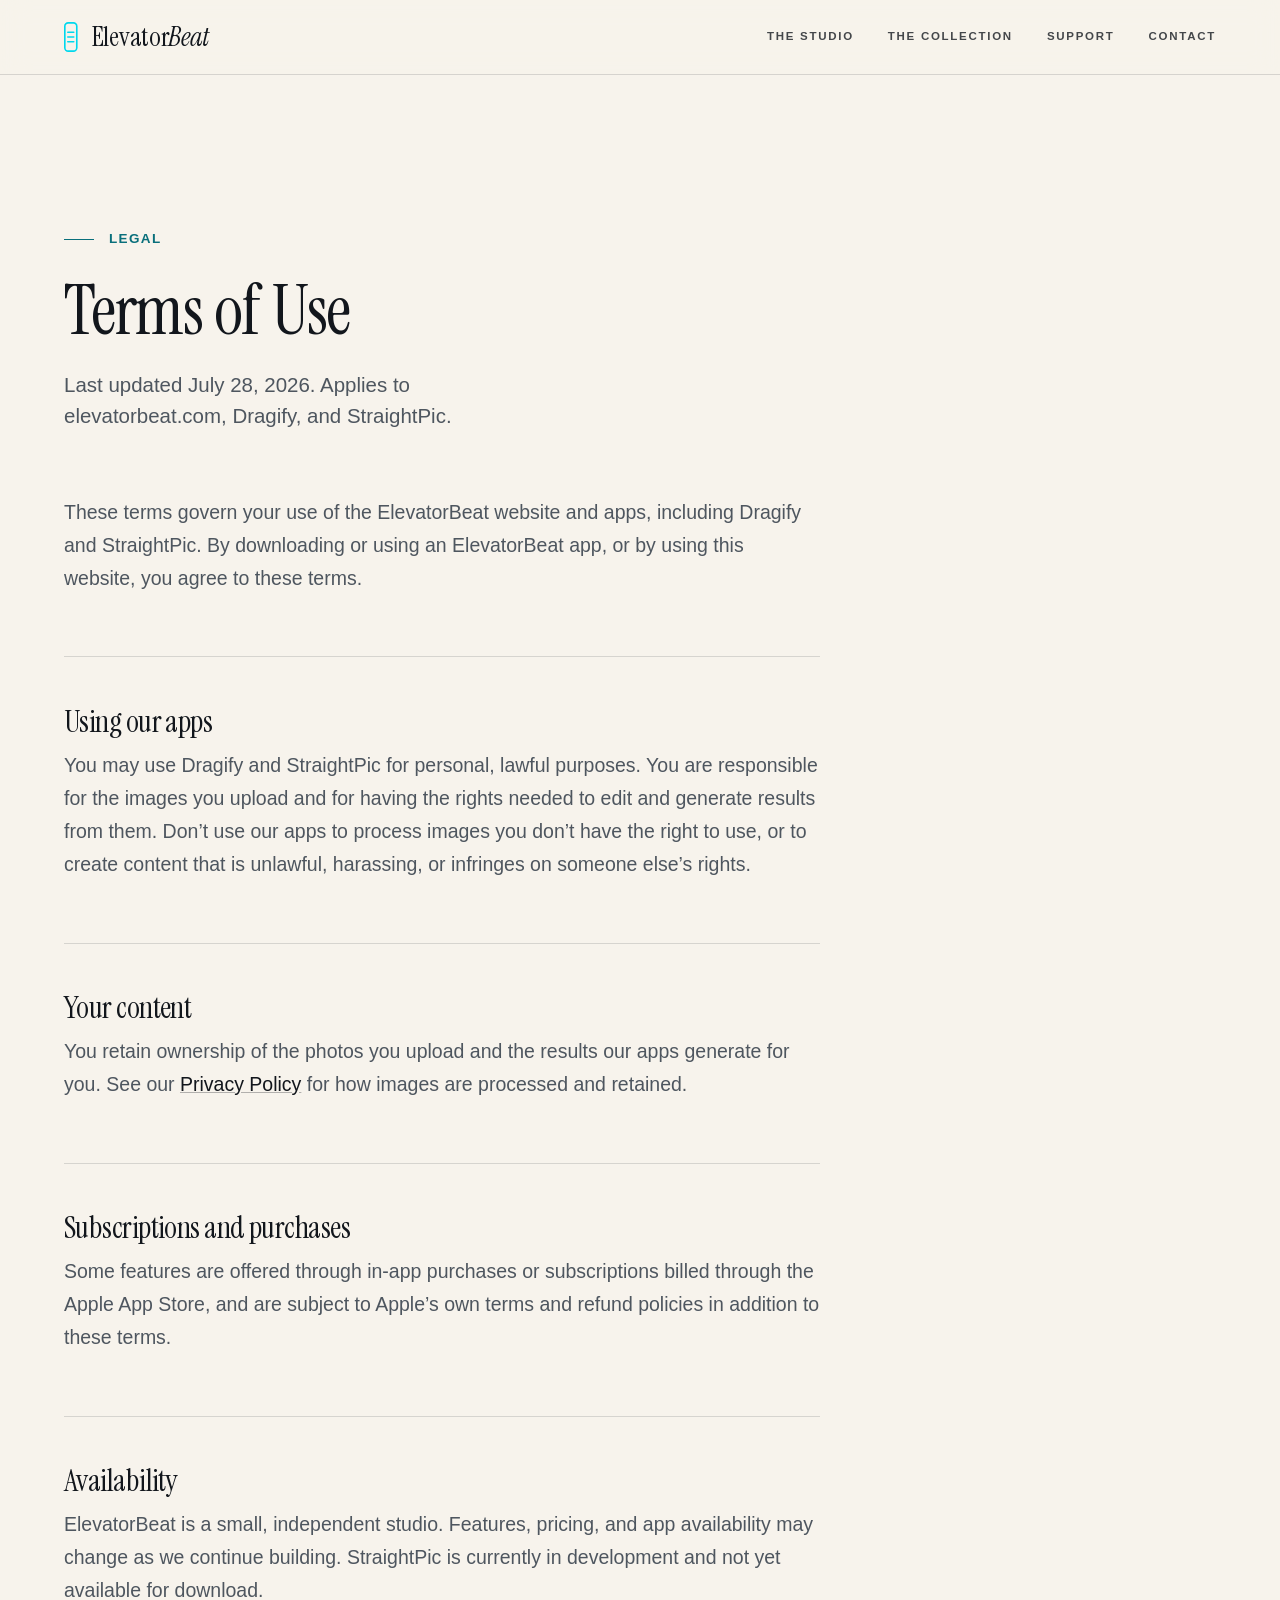
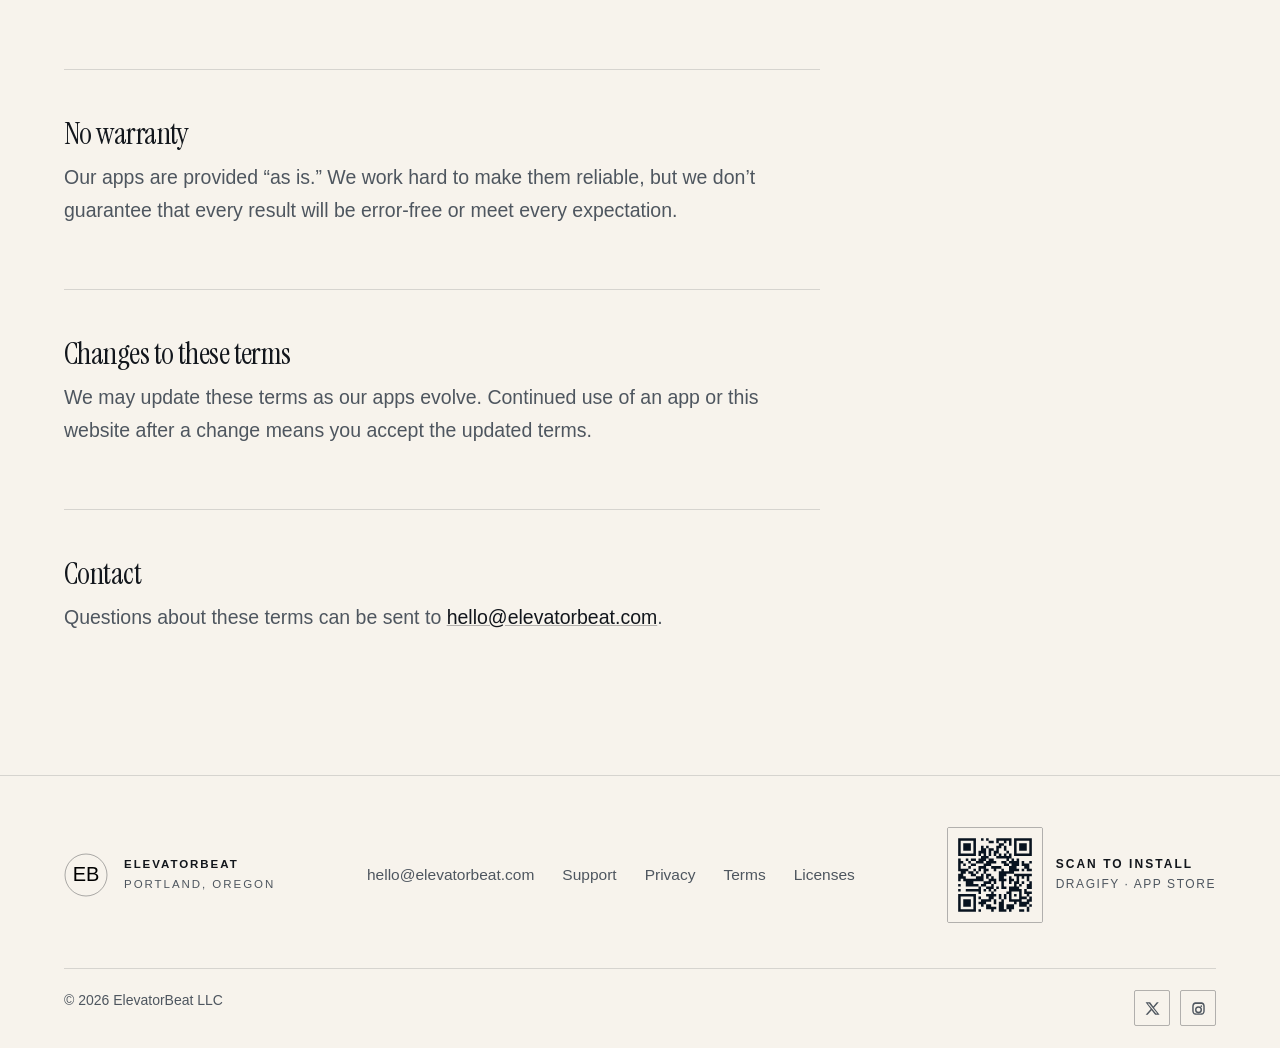
<file: terms.html>
<!doctype html>
<html lang="en">
<head>
  <meta charset="utf-8">
  <meta name="viewport" content="width=device-width, initial-scale=1">
  <meta name="description" content="The terms that govern your use of ElevatorBeat's apps and website, including Dragify and StraightPic.">
  <title>Terms of Use — ElevatorBeat</title>
  <link rel="canonical" href="https://elevatorbeat.com/terms.html">
  <link rel="icon" type="image/svg+xml" href="assets/favicon.svg">
  <link rel="apple-touch-icon" href="assets/apple-touch-icon.png">
  <meta name="theme-color" content="#F7F3EC">
  <meta property="og:type" content="website">
  <meta property="og:url" content="https://elevatorbeat.com/terms.html">
  <meta property="og:site_name" content="ElevatorBeat">
  <meta property="og:title" content="Terms of Use — ElevatorBeat">
  <meta property="og:description" content="The terms that govern your use of ElevatorBeat's apps and website.">
  <meta property="og:image" content="https://elevatorbeat.com/assets/og-image.jpg">
  <meta property="og:image:width" content="1200">
  <meta property="og:image:height" content="630">
  <meta name="twitter:card" content="summary_large_image">
  <meta name="twitter:title" content="Terms of Use — ElevatorBeat">
  <meta name="twitter:description" content="The terms that govern your use of ElevatorBeat's apps and website.">
  <meta name="twitter:image" content="https://elevatorbeat.com/assets/og-image.jpg">
  <link rel="preload" as="font" type="font/woff2" href="assets/fonts/instrument-serif-latin.woff2" crossorigin>
  <link rel="stylesheet" href="styles.css?v=20260730o">
  <script defer src="script.js?v=20260730k"></script>
</head>
<body>
  <a class="skip-link" href="#main">Skip to content</a>

  <header class="site-header is-solid" data-header>
    <div class="container nav-shell">
      <a class="brand" href="index.html" aria-label="ElevatorBeat home">
        <svg class="brand-mark" viewBox="0 0 20 44" fill="none" stroke="var(--cyan)"
             stroke-width="2.4" stroke-linecap="round" aria-hidden="true">
          <rect x="1.2" y="1.2" width="17.6" height="41.6" rx="5"/>
          <path d="M5.6 15h8.8M5.6 22h8.8M5.6 29h8.8"/>
        </svg>
        <span class="brand-name">Elevator<em>Beat</em></span>
      </a>
      <button class="menu-toggle" type="button" aria-expanded="false" aria-controls="site-nav" data-menu-toggle>
        <span></span><span></span><span></span>
        <span class="sr-only">Open navigation</span>
      </button>
      <nav class="site-nav" id="site-nav" aria-label="Primary navigation" data-nav>
        <a href="index.html#studio">The studio</a>
        <a href="index.html#collection">The collection</a>
        <a href="support.html">Support</a>
        <a href="contact.html">Contact</a>
      </nav>
    </div>
  </header>

  <main id="main">
    <section class="page-hero">
      <div class="container">
        <p class="eyebrow">Legal</p>
        <h1 class="display-l">Terms of Use</h1>
        <p class="lede">Last updated July 28, 2026. Applies to elevatorbeat.com, Dragify, and StraightPic.</p>
      </div>
    </section>

    <section class="page-body container">
      <p>These terms govern your use of the ElevatorBeat website and apps, including Dragify and StraightPic. By downloading or using an ElevatorBeat app, or by using this website, you agree to these terms.</p>

      <h2>Using our apps</h2>
      <p>You may use Dragify and StraightPic for personal, lawful purposes. You are responsible for the images you upload and for having the rights needed to edit and generate results from them. Don&rsquo;t use our apps to process images you don&rsquo;t have the right to use, or to create content that is unlawful, harassing, or infringes on someone else&rsquo;s rights.</p>

      <h2>Your content</h2>
      <p>You retain ownership of the photos you upload and the results our apps generate for you. See our <a href="privacy.html">Privacy Policy</a> for how images are processed and retained.</p>

      <h2>Subscriptions and purchases</h2>
      <p>Some features are offered through in-app purchases or subscriptions billed through the Apple App Store, and are subject to Apple&rsquo;s own terms and refund policies in addition to these terms.</p>

      <h2>Availability</h2>
      <p>ElevatorBeat is a small, independent studio. Features, pricing, and app availability may change as we continue building. StraightPic is currently in development and not yet available for download.</p>

      <h2>No warranty</h2>
      <p>Our apps are provided &ldquo;as is.&rdquo; We work hard to make them reliable, but we don&rsquo;t guarantee that every result will be error-free or meet every expectation.</p>

      <h2>Changes to these terms</h2>
      <p>We may update these terms as our apps evolve. Continued use of an app or this website after a change means you accept the updated terms.</p>

      <h2>Contact</h2>
      <p>Questions about these terms can be sent to <a href="mailto:hello@elevatorbeat.com">hello@elevatorbeat.com</a>.</p>
    </section>
  </main>

  <footer class="site-footer">
    <div class="container footer-bar">
      <a class="footer-brand" href="index.html">
        <svg class="monogram" viewBox="0 0 44 44" aria-hidden="true">
          <circle cx="22" cy="22" r="21" fill="none" stroke="currentColor" stroke-opacity=".34"/>
          <text x="22" y="27.6" text-anchor="middle">EB</text>
        </svg>
        <span class="footer-brand-text">
          ElevatorBeat
          <span>Portland, Oregon</span>
        </span>
      </a>

      <nav class="footer-links" aria-label="Footer">
        <a href="mailto:hello@elevatorbeat.com">hello@elevatorbeat.com</a>
        <a href="support.html">Support</a>
        <a href="privacy.html">Privacy</a>
        <a href="terms.html">Terms</a>
        <a href="open-source.html">Licenses</a>
      </nav>

      <!-- Same href twice: the button for a phone, the code for a desk.
           See "The install action" in styles.css. -->
      <a class="btn btn-outline btn-sm footer-action install-btn" href="https://apps.apple.com/us/app/dragify-drag-queen-face-swap/id6756401226" target="_blank" rel="noopener">
        <svg class="apple-icon" viewBox="0 0 384 512" aria-hidden="true"><path d="M318.7 268.7c-.2-36.7 16.4-64.4 50-84.8-18.8-26.9-47.2-41.7-84.7-44.6-35.5-2.8-74.3 20.7-88.5 20.7-15 0-49.4-19.7-76.4-19.7C63.3 141.2 4 184.8 4 273.5q0 39.3 14.4 81.2c12.8 36.7 59 126.7 107.2 125.2 25.2-.6 43-17.9 75.8-17.9 31.8 0 48.3 17.9 76.4 17.9 48.6-.7 90.4-82.5 102.6-119.3-65.2-30.7-61.7-90-61.7-91.9zm-56.6-164.2c27.3-32.4 24.8-61.9 24-72.5-24.1 1.4-52 16.4-67.9 34.9-17.5 19.8-27.8 44.3-25.6 71.9 26.1 2 49.9-11.4 69.5-34.3z"/></svg>
        App Store <span aria-hidden="true">&nearr;</span>
      </a>
      <a class="footer-action install-qr" href="https://apps.apple.com/us/app/dragify-drag-queen-face-swap/id6756401226" target="_blank" rel="noopener">
        <img src="assets/img/qr-dragify.svg" width="96" height="96" alt="" loading="lazy">
        <span class="install-qr-text">Scan to install<span>Dragify &middot; App&nbsp;Store</span></span>
      </a>
    </div>
    <div class="container footer-bottom">
      <p>&copy; 2026 ElevatorBeat LLC</p>
      <div class="footer-social">
        <a href="https://x.com/elevatorbeat" target="_blank" rel="noopener" aria-label="ElevatorBeat on X">
          <svg viewBox="0 0 24 24" aria-hidden="true"><path d="M18.9 2H22l-7.6 8.7L23.3 22h-7.1l-5.6-7.3L4.2 22H1l8.2-9.4L.9 2H8.2l5 6.7L18.9 2Zm-1.2 18h1.9L6.4 4H4.3l13.4 16Z"/></svg>
        </a>
        <a href="https://instagram.com/elevatorbeat" target="_blank" rel="noopener" aria-label="ElevatorBeat on Instagram">
          <svg viewBox="0 0 24 24" aria-hidden="true"><path d="M12 2c2.7 0 3.06.01 4.12.06 1.06.05 1.79.22 2.43.47.66.26 1.22.6 1.77 1.16.5.5.87 1.05 1.16 1.77.25.64.42 1.37.47 2.43C21.99 8.94 22 9.3 22 12s-.01 3.06-.06 4.12c-.05 1.06-.22 1.79-.47 2.43a4.9 4.9 0 0 1-1.16 1.77c-.5.5-1.05.87-1.77 1.16-.64.25-1.37.42-2.43.47C14.94 21.99 14.58 22 12 22s-3.06-.01-4.12-.06c-1.06-.05-1.79-.22-2.43-.47a4.9 4.9 0 0 1-1.77-1.16 4.9 4.9 0 0 1-1.16-1.77c-.25-.64-.42-1.37-.47-2.43C2.01 15.06 2 14.7 2 12s.01-3.06.06-4.12c.05-1.06.22-1.79.47-2.43a4.9 4.9 0 0 1 1.16-1.77c.5-.5 1.05-.87 1.77-1.16.64-.25 1.37-.42 2.43-.47C8.94 2.01 9.3 2 12 2Zm0 2.7c-2.65 0-2.98.01-4.02.06-.87.04-1.34.18-1.65.3-.42.16-.71.36-1.02.67-.31.31-.5.6-.67 1.02-.12.31-.26.78-.3 1.65-.05 1.04-.06 1.37-.06 4.02s.01 2.98.06 4.02c.04.87.18 1.34.3 1.65.16.42.36.71.67 1.02.31.31.6.5 1.02.67.31.12.78.26 1.65.3 1.04.05 1.37.06 4.02.06s2.98-.01 4.02-.06c.87-.04 1.34-.18 1.65-.3.42-.16.71-.36 1.02-.67.31-.31.5-.6.67-1.02.12-.31.26-.78.3-1.65.05-1.04.06-1.37.06-4.02s-.01-2.98-.06-4.02c-.04-.87-.18-1.34-.3-1.65a2.7 2.7 0 0 0-.67-1.02 2.7 2.7 0 0 0-1.02-.67c-.31-.12-.78-.26-1.65-.3-1.04-.05-1.37-.06-4.02-.06Zm0 3.7a5.6 5.6 0 1 1 0 11.2 5.6 5.6 0 0 1 0-11.2Zm0 2.3a3.3 3.3 0 1 0 0 6.6 3.3 3.3 0 0 0 0-6.6Zm5.8-2.5a1.3 1.3 0 1 1-2.6 0 1.3 1.3 0 0 1 2.6 0Z"/></svg>
        </a>
      </div>
    </div>
  </footer>
</body>
</html>
</file>
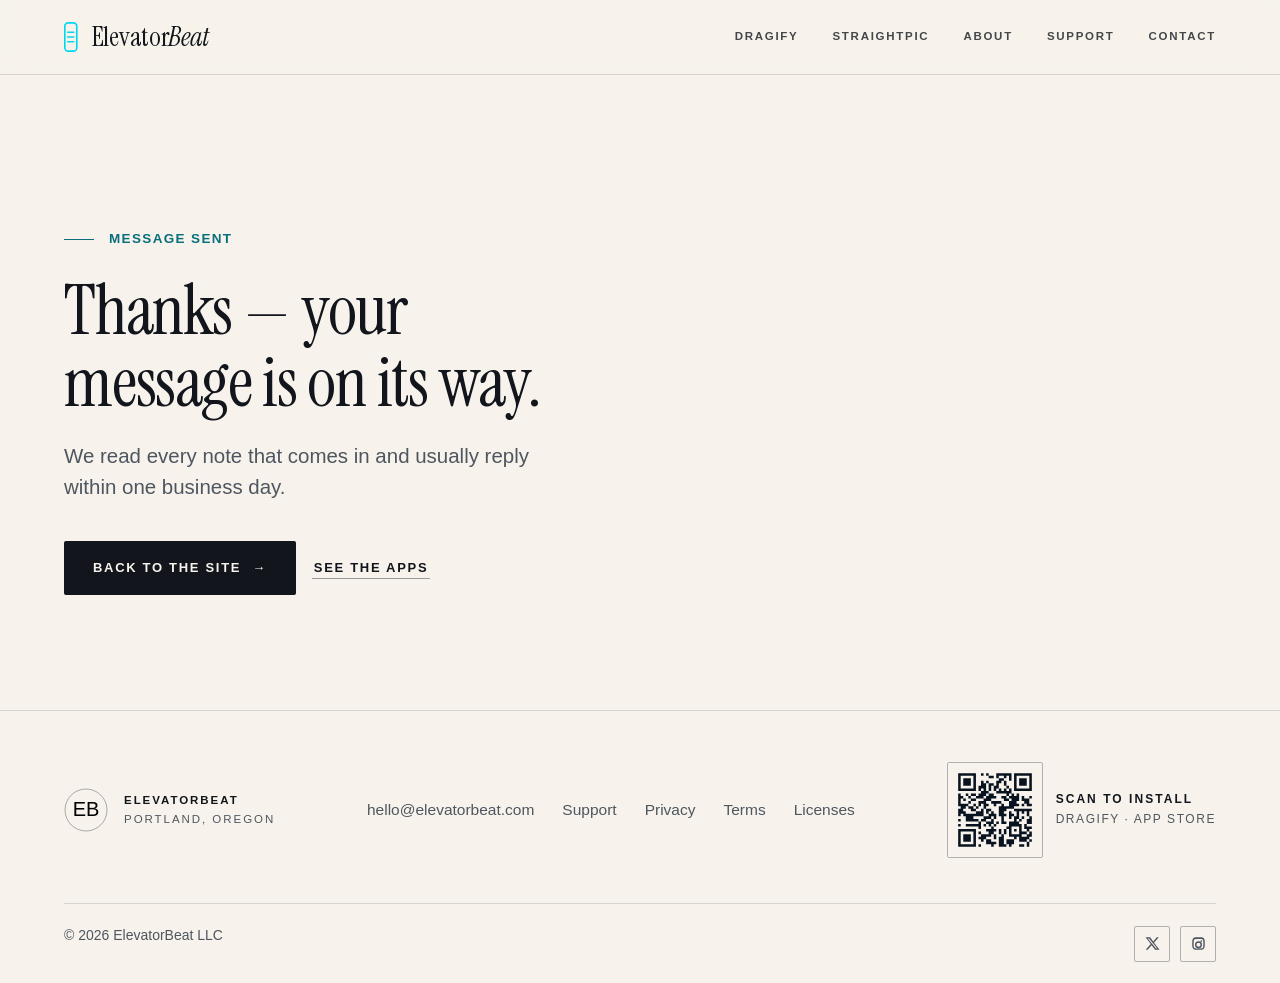
<file: thanks.html>
<!doctype html>
<html lang="en">
<head>
  <meta charset="utf-8">
  <meta name="viewport" content="width=device-width, initial-scale=1">
  <meta name="robots" content="noindex">
  <meta name="description" content="Message received — the ElevatorBeat studio will get back to you shortly.">
  <title>Message Sent — ElevatorBeat</title>
  <link rel="icon" type="image/svg+xml" href="assets/favicon.svg">
  <link rel="apple-touch-icon" href="assets/apple-touch-icon.png">
  <meta name="theme-color" content="#F7F3EC">
  <link rel="preload" as="font" type="font/woff2" href="assets/fonts/instrument-serif-latin.woff2" crossorigin>
  <link rel="stylesheet" href="styles.css?v=20261001c">
  <script defer src="script.js?v=20261001c"></script>
</head>
<body>
  <a class="skip-link" href="#main">Skip to content</a>

  <header class="site-header is-solid" data-header>
    <div class="container nav-shell">
      <a class="brand" href="index.html" aria-label="ElevatorBeat home">
        <svg class="brand-mark" viewBox="0 0 20 44" fill="none" stroke="var(--cyan)"
             stroke-width="2.4" stroke-linecap="round" aria-hidden="true">
          <rect x="1.2" y="1.2" width="17.6" height="41.6" rx="5"/>
          <path d="M5.6 15h8.8M5.6 22h8.8M5.6 29h8.8"/>
        </svg>
        <span class="brand-name">Elevator<em>Beat</em></span>
      </a>
      <button class="menu-toggle" type="button" aria-expanded="false" aria-controls="site-nav" data-menu-toggle>
        <span></span><span></span><span></span>
        <span class="sr-only">Open navigation</span>
      </button>
      <nav class="site-nav" id="site-nav" aria-label="Primary navigation" data-nav>
        <a href="index.html#dragify">Dragify</a>
        <a href="index.html#straightpic">StraightPic</a>
        <a href="index.html#studio">About</a>
        <a href="support.html">Support</a>
        <a href="contact.html">Contact</a>
      </nav>
    </div>
  </header>

  <main id="main">
    <section class="section page-hero" aria-labelledby="thanks-title">
      <div class="container">
        <p class="eyebrow">Message sent</p>
        <h1 class="display-l" id="thanks-title">Thanks — your message is on its way.</h1>
        <p class="lede">We read every note that comes in and usually reply within one business day.</p>
        <div class="button-row">
          <a class="btn btn-primary" href="index.html">Back to the site <span aria-hidden="true">&rarr;</span></a>
          <a class="btn btn-quiet" href="index.html#dragify">See the apps</a>
        </div>
      </div>
    </section>
  </main>

  <footer class="site-footer">
    <div class="container footer-bar">
      <a class="footer-brand" href="index.html">
        <svg class="monogram" viewBox="0 0 44 44" aria-hidden="true">
          <circle cx="22" cy="22" r="21" fill="none" stroke="currentColor" stroke-opacity=".34"/>
          <text x="22" y="27.6" text-anchor="middle">EB</text>
        </svg>
        <span class="footer-brand-text">
          ElevatorBeat
          <span>Portland, Oregon</span>
        </span>
      </a>

      <nav class="footer-links" aria-label="Footer">
        <a href="mailto:hello@elevatorbeat.com">hello@elevatorbeat.com</a>
        <a href="support.html">Support</a>
        <a href="straightpic/privacy/">Privacy</a>
        <a href="straightpic/terms/">Terms</a>
        <a href="straightpic/open-source/">Licenses</a>
      </nav>

      <!-- Same href twice: the button for a phone, the code for a desk.
           See "The install action" in styles.css. -->
      <a class="btn btn-outline btn-sm footer-action install-btn" href="https://apps.apple.com/us/app/dragify-drag-queen-face-swap/id6756401226" target="_blank" rel="noopener">
        <svg class="apple-icon" viewBox="0 0 384 512" aria-hidden="true"><path d="M318.7 268.7c-.2-36.7 16.4-64.4 50-84.8-18.8-26.9-47.2-41.7-84.7-44.6-35.5-2.8-74.3 20.7-88.5 20.7-15 0-49.4-19.7-76.4-19.7C63.3 141.2 4 184.8 4 273.5q0 39.3 14.4 81.2c12.8 36.7 59 126.7 107.2 125.2 25.2-.6 43-17.9 75.8-17.9 31.8 0 48.3 17.9 76.4 17.9 48.6-.7 90.4-82.5 102.6-119.3-65.2-30.7-61.7-90-61.7-91.9zm-56.6-164.2c27.3-32.4 24.8-61.9 24-72.5-24.1 1.4-52 16.4-67.9 34.9-17.5 19.8-27.8 44.3-25.6 71.9 26.1 2 49.9-11.4 69.5-34.3z"/></svg>
        App Store <span aria-hidden="true">&nearr;</span>
      </a>
      <a class="footer-action install-qr" href="https://apps.apple.com/us/app/dragify-drag-queen-face-swap/id6756401226" target="_blank" rel="noopener">
        <img src="assets/img/qr-dragify.svg" width="96" height="96" alt="" loading="lazy">
        <span class="install-qr-text">Scan to install<span>Dragify &middot; App&nbsp;Store</span></span>
      </a>
    </div>
    <div class="container footer-bottom">
      <p>&copy; 2026 ElevatorBeat LLC</p>
      <div class="footer-social">
        <a href="https://x.com/elevatorbeat" target="_blank" rel="noopener" aria-label="ElevatorBeat on X">
          <svg viewBox="0 0 24 24" aria-hidden="true"><path d="M18.9 2H22l-7.6 8.7L23.3 22h-7.1l-5.6-7.3L4.2 22H1l8.2-9.4L.9 2H8.2l5 6.7L18.9 2Zm-1.2 18h1.9L6.4 4H4.3l13.4 16Z"/></svg>
        </a>
        <a href="https://instagram.com/elevatorbeat" target="_blank" rel="noopener" aria-label="ElevatorBeat on Instagram">
          <svg viewBox="0 0 24 24" aria-hidden="true"><path d="M12 2c2.7 0 3.06.01 4.12.06 1.06.05 1.79.22 2.43.47.66.26 1.22.6 1.77 1.16.5.5.87 1.05 1.16 1.77.25.64.42 1.37.47 2.43C21.99 8.94 22 9.3 22 12s-.01 3.06-.06 4.12c-.05 1.06-.22 1.79-.47 2.43a4.9 4.9 0 0 1-1.16 1.77c-.5.5-1.05.87-1.77 1.16-.64.25-1.37.42-2.43.47C14.94 21.99 14.58 22 12 22s-3.06-.01-4.12-.06c-1.06-.05-1.79-.22-2.43-.47a4.9 4.9 0 0 1-1.77-1.16 4.9 4.9 0 0 1-1.16-1.77c-.25-.64-.42-1.37-.47-2.43C2.01 15.06 2 14.7 2 12s.01-3.06.06-4.12c.05-1.06.22-1.79.47-2.43a4.9 4.9 0 0 1 1.16-1.77c.5-.5 1.05-.87 1.77-1.16.64-.25 1.37-.42 2.43-.47C8.94 2.01 9.3 2 12 2Zm0 2.7c-2.65 0-2.98.01-4.02.06-.87.04-1.34.18-1.65.3-.42.16-.71.36-1.02.67-.31.31-.5.6-.67 1.02-.12.31-.26.78-.3 1.65-.05 1.04-.06 1.37-.06 4.02s.01 2.98.06 4.02c.04.87.18 1.34.3 1.65.16.42.36.71.67 1.02.31.31.6.5 1.02.67.31.12.78.26 1.65.3 1.04.05 1.37.06 4.02.06s2.98-.01 4.02-.06c.87-.04 1.34-.18 1.65-.3.42-.16.71-.36 1.02-.67.31-.31.5-.6.67-1.02.12-.31.26-.78.3-1.65.05-1.04.06-1.37.06-4.02s-.01-2.98-.06-4.02c-.04-.87-.18-1.34-.3-1.65a2.7 2.7 0 0 0-.67-1.02 2.7 2.7 0 0 0-1.02-.67c-.31-.12-.78-.26-1.65-.3-1.04-.05-1.37-.06-4.02-.06Zm0 3.7a5.6 5.6 0 1 1 0 11.2 5.6 5.6 0 0 1 0-11.2Zm0 2.3a3.3 3.3 0 1 0 0 6.6 3.3 3.3 0 0 0 0-6.6Zm5.8-2.5a1.3 1.3 0 1 1-2.6 0 1.3 1.3 0 0 1 2.6 0Z"/></svg>
        </a>
      </div>
    </div>
  </footer>
</body>
</html>
</file>
<file: styles.css>
/* ==========================================================================
   ElevatorBeat — one design system for the whole site.

   THE STRUCTURAL DECISION
   -----------------------
   The page has two grounds, not one. Warm white is the primary canvas: it is
   where the work is explained, catalogued and read. Midnight is reserved for
   the architecture — full-frame, edge to edge, cut like film.

   Both are expressed through THE SAME custom properties. `:root` carries the
   paper palette; `.on-dark` overrides those properties in place. Every
   component below — eyebrows, rules, captions, buttons, plates, the rail —
   reads `var(--ground)` / `var(--text)` / `var(--accent)` and therefore works
   on either ground with no duplicate rulesets. Adding a section means picking
   a ground, not writing a second theme.

   Cyan is an annotation, not a brand wash: hairlines, ticks, the compare
   handle, the rail car, focus rings. On paper the primary button is ink,
   because a cyan button on cream is a SaaS reflex, not a studio one. Copper
   comes out of the elevator lighting and appears only as rules and numerals.
   Anything else saturated on this page is product artwork.
   ========================================================================== */

/* Instrument Serif, self-hosted (SIL Open Font License 1.1) — headlines only.
   Two 15 KB files rather than a webfont service: no third-party connection on
   the critical path, and the display face is the only thing that needs one.
   Body copy uses the platform UI sans, which is already resident. */
@font-face {
  font-family: "Instrument Serif";
  font-style: normal;
  font-weight: 400;
  font-display: swap;
  src: url("assets/fonts/instrument-serif-latin.woff2") format("woff2");
  unicode-range: U+0000-00FF, U+0131, U+0152-0153, U+02BB-02BC, U+02C6, U+02DA,
    U+02DC, U+2000-206F, U+2074, U+20AC, U+2122, U+2191, U+2193, U+2212, U+2215, U+FEFF, U+FFFD;
}
@font-face {
  font-family: "Instrument Serif";
  font-style: italic;
  font-weight: 400;
  font-display: swap;
  src: url("assets/fonts/instrument-serif-latin-italic.woff2") format("woff2");
  unicode-range: U+0000-00FF, U+0131, U+0152-0153, U+02BB-02BC, U+02C6, U+02DA,
    U+02DC, U+2000-206F, U+2074, U+20AC, U+2122, U+2191, U+2193, U+2212, U+2215, U+FEFF, U+FFFD;
}

:root {
  --font-display: "Instrument Serif", Georgia, "Times New Roman", serif;
  --font-sans: -apple-system, BlinkMacSystemFont, "Segoe UI", Roboto,
    "Helvetica Neue", Arial, sans-serif;

  /* ---- PAPER (primary) ----
     Warm white, never #fff — #fff next to these paintings reads as a hole in
     the page. --ground-sink is the one step down, for quiet panels. */
  --ground: #F7F3EC;
  --ground-sink: #EFE8DD;
  --text: #12161C;              /* 16.3:1 on --ground */
  --text-soft: #4E565F;         /*  6.6:1 on --ground */
  --accent: #096F7B;            /*  5.3:1 on --ground */
  --accent-solid: #12161C;
  --accent-solid-text: #F7F3EC;
  --accent-solid-hover: #2C3440;
  --line: rgba(18, 22, 28, .14);
  --line-strong: rgba(18, 22, 28, .30);

  /* Copper, off the elevator's amber lighting. Rules and numerals only —
     never a fill, never a button, never type at reading size. */
  --copper: #A8672F;

  /* Fixed midnight values, for the places that need dark regardless of the
     current ground (scrims, the arrival header). */
  --midnight: #08131F;
  --midnight-deep: #050C15;
  --ivory: #F3ECE1;
  --cyan: #00D8ED;

  --container: 1240px;
  --page-x: clamp(22px, 5vw, 76px);
  --section-y: clamp(96px, 11vw, 190px);
  --radius: 2px;                /* editorial, not app-store rounded */

  --ease: cubic-bezier(.22, .61, .36, 1);
}

/* ---- MIDNIGHT ----
   Same properties, different values. Everything downstream just works. */
.on-dark {
  --ground: #08131F;
  --ground-sink: #050C15;
  --text: #F3ECE1;              /* 15.9:1 on --ground */
  --text-soft: #A9BACA;         /*  9.4:1 on --ground */
  --accent: #00D8ED;            /* 10.7:1 on --ground */
  /* Ivory, NOT cyan. A big cyan rectangle over a photograph is the generic
     CTA reflex the rest of this system exists to avoid; cyan stays a hairline
     annotation on both grounds, and the solid action is simply the inverse of
     whatever it sits on. */
  --accent-solid: #F3ECE1;
  --accent-solid-text: #050C15;
  --accent-solid-hover: #FFFFFF;
  --line: rgba(243, 236, 225, .16);
  --line-strong: rgba(243, 236, 225, .30);
  --copper: #E0A86A;

  background: var(--ground);
  color: var(--text);
}

*, *::before, *::after { box-sizing: border-box; }
html { scroll-behavior: smooth; -webkit-text-size-adjust: 100%; }
[id] { scroll-margin-top: 96px; }

body {
  margin: 0;
  background: var(--ground);
  color: var(--text);
  font-family: var(--font-sans);
  /* Body copy is information, not texture. At 19/1.62 the reading sizes on this
     page sat close enough to the captions and metadata that a paragraph read as
     another band of grey; a step up in size and a longer leading is what
     separates the two. */
  font-size: 20px;
  line-height: 1.7;
  -webkit-font-smoothing: antialiased;
  -moz-osx-font-smoothing: grayscale;
  /* Nothing on this page is allowed to push the document sideways. */
  overflow-x: clip;
}
img, svg, picture { display: block; max-width: 100%; }
a { color: inherit; }
p { margin: 0 0 1.1em; }
p:last-child { margin-bottom: 0; }
button, a { -webkit-tap-highlight-color: transparent; }

/* ---------- Display tiers ----------
   Four sizes, used deliberately. Tier is chosen by the job a headline is doing,
   not by its heading level, so the semantic outline stays honest.

   The largest tier is spent ONCE per page, on the h1. Used three or four times
   it stops being emphasis and becomes the page's default voice, which is how a
   hierarchy flattens while every individual headline still looks handsome. */
h1, h2, h3, h4 {
  font-family: var(--font-display);
  font-weight: 400;
  line-height: 1.03;
  letter-spacing: -.018em;
  margin: 0 0 .34em;
  text-wrap: balance;
}
.display-xl { font-size: clamp(54px, 8.4vw, 124px); line-height: .98; letter-spacing: -.026em; }
.display-l  { font-size: clamp(40px, 5.4vw, 74px); }
.display-m  { font-size: clamp(32px, 3.5vw, 52px); }
.display-s  { font-size: clamp(23px, 2vw, 29px); line-height: 1.2; letter-spacing: -.008em; }

.lede {
  font-size: clamp(20px, 1.6vw, 25px);
  line-height: 1.5;
  color: var(--text-soft);
  max-width: 44ch;
}
/* 58ch at 19px was a comfortable measure; at 20px it is a long one, so the
   measure comes in as the size goes up. */
.body-copy { max-width: 54ch; color: var(--text-soft); }
.body-copy strong { color: var(--text); font-weight: 600; }

/* Section label. The cyan tick is the smallest instance of the rail motif —
   it marks anywhere the page starts a new floor. */
.eyebrow {
  display: flex;
  align-items: center;
  gap: 15px;
  margin: 0 0 24px;
  font-size: 13.5px;
  font-weight: 600;
  letter-spacing: .1em;
  text-transform: uppercase;
  color: var(--accent);
}
.eyebrow::before {
  content: "";
  flex: none;
  width: 30px;
  height: 1px;
  background: currentColor;
}
.on-dark .eyebrow::before { box-shadow: 0 0 8px rgba(0, 216, 237, .5); }

/* Gallery-label caption. One treatment for every caption on the site, so a
   drag portrait, an architectural frame and a product shot are all annotated
   the same way. */
.caption {
  margin: 14px 0 0;
  font-size: 16px;
  line-height: 1.45;
  color: var(--text-soft);
}
.caption b {
  display: block;
  font-weight: 600;
  font-size: 13.5px;
  letter-spacing: .1em;
  text-transform: uppercase;
  color: var(--text);
}

.container {
  width: min(calc(100% - (2 * var(--page-x))), var(--container));
  margin-inline: auto;
}
.section { padding-block: var(--section-y); }

/* ---------- Accessibility helpers ---------- */
.skip-link {
  position: fixed;
  left: 16px;
  top: 12px;
  z-index: 1000;
  transform: translateY(-180%);
  background: var(--cyan);
  color: var(--midnight-deep);
  padding: 12px 18px;
  border-radius: var(--radius);
  font-weight: 700;
  text-decoration: none;
  transition: transform .2s var(--ease);
}
.skip-link:focus { transform: translateY(0); }
.sr-only {
  position: absolute;
  width: 1px;
  height: 1px;
  padding: 0;
  margin: -1px;
  overflow: hidden;
  clip: rect(0, 0, 0, 0);
  white-space: nowrap;
  border: 0;
}
a:focus-visible,
button:focus-visible,
input:focus-visible,
textarea:focus-visible {
  outline: 2px solid var(--accent);
  outline-offset: 3px;
  border-radius: var(--radius);
}

/* ==========================================================================
   THE PLATE — the one image component
   --------------------------------------------------------------------------
   Every photograph on the site goes through this. The rules are not stylistic
   preferences; each one closes a specific way that a rounded image leaks white
   pixels at its corners:

   - The radius and `overflow: hidden` are on the SAME element. Split across a
     wrapper and a child, the child's square corners poke out of the parent's
     round ones.
   - No border. A 1px stroke plus a radius is precisely where the corner seam
     comes from, because the stroke and the clip antialias on different
     subpixel boundaries. Separation comes from the ground instead.
   - The background is the current ground, so if a sub-pixel of the wrapper
     ever shows through, it is invisible rather than a bright triangle. It is
     never white on a dark section, because `--ground` follows `.on-dark`.
   - `aspect-ratio` makes the box height deterministic, so it always agrees
     with the intrinsic ratio of the file inside it and the image never has to
     letterbox.
   - `isolation: isolate` keeps the clip in its own stacking context, so a
     transform on a sibling can't promote the child out of the clip.

   Full-frame cinematic images set `--plate-radius: 0` — editorial photography
   is not a card.
   ========================================================================== */
.plate {
  position: relative;
  overflow: hidden;
  border-radius: var(--plate-radius, var(--radius));
  background: var(--ground);
  isolation: isolate;
}
.plate > img,
.plate > picture > img {
  width: 100%;
  height: 100%;
  object-fit: cover;
  object-position: var(--focus, 50% 50%);
}
.plate > picture { width: 100%; height: 100%; }

/* A screenshot is the one kind of picture on this site that must not be
   cropped: a phone screen cut to a gallery ratio loses the row that proves it
   is an interface. So the plate takes the capture's own ratio, passed in as
   --ratio, and the radius comes up to something that reads as a device rather
   than as a print. */
.plate--screen {
  aspect-ratio: var(--ratio, 3 / 4);
  --plate-radius: 14px;
  background: var(--ground-sink);
}

/* ---------- Buttons — one system, three weights ----------
   Every action on the site is tracked uppercase at one size. That is what makes
   a button read as building signage rather than as a web control, and it is why
   the label never needs to be bigger to carry weight — the letterspacing does
   the work.

   SOLID is reserved for downloading an app — the one action this site exists
   to get — and appears once per app room. OUTLINE is the working action
   everywhere else: a hairline box, which is the same annotation vocabulary as
   the rail and the plan drawing. QUIET is a text action with a rule under it.

   All three invert per ground through --accent-solid / --text / --line-strong,
   so there is one button system, not a light set and a dark set. */
.button-row {
  display: flex;
  flex-wrap: wrap;
  align-items: center;
  gap: 16px;
  margin-top: 38px;
}
.btn {
  display: inline-flex;
  align-items: center;
  justify-content: center;
  gap: 11px;
  min-height: 54px;
  padding: 0 28px;
  border: 1px solid transparent;
  border-radius: var(--radius);
  font-family: var(--font-sans);
  font-size: 13px;
  font-weight: 600;
  letter-spacing: .13em;
  text-transform: uppercase;
  text-decoration: none;
  cursor: pointer;
  transition: background .18s var(--ease), border-color .18s var(--ease),
    color .18s var(--ease);
}
.btn-primary {
  background: var(--accent-solid);
  color: var(--accent-solid-text);
}
.btn-primary:hover { background: var(--accent-solid-hover); }

/* The working action. Hairline box, current ground's ink, and on hover the
   border comes up to full strength rather than the box filling in — the same
   restraint as the quiet action's rule. */
.btn-outline {
  background: none;
  border-color: var(--line-strong);
  color: var(--text);
}
.btn-outline:hover { border-color: var(--text); }

/* Row-scale actions: the directory at the ground floor and the footer bar,
   where a 54px control would out-weigh the row it sits in. */
.btn-sm {
  min-height: 42px;
  padding: 0 18px;
  font-size: 11.5px;
  letter-spacing: .12em;
}

/* The quiet action. Its underline is the rail again: a hairline that grows
   from the left rather than a border that switches on. */
.btn-quiet {
  position: relative;
  min-height: 54px;
  padding: 0 2px;
  background: none;
  border: 0;
  color: var(--text);
  font-family: var(--font-sans);
  font-size: 13px;
  font-weight: 600;
  letter-spacing: .13em;
  text-transform: uppercase;
  text-decoration: none;
  display: inline-flex;
  align-items: center;
  gap: 11px;
  cursor: pointer;
}
.btn-quiet::after {
  content: "";
  position: absolute;
  left: 0;
  right: 0;
  bottom: 16px;
  height: 1px;
  background: currentColor;
  opacity: .4;
  transform: scaleX(1);
  transform-origin: left;
  transition: opacity .18s var(--ease);
}
.btn-quiet:hover::after { opacity: 1; }
.btn svg { flex: none; fill: currentColor; }
/* The Apple glyph is 384×512 — held to its own ratio so it isn't stretched. */
.apple-icon { width: 16px; height: 21.3px; margin-top: -2px; }

/* An app that hasn't shipped. A real focusable button rather than a dead link,
   swapping its label to "Coming soon" on hover and keyboard focus. Both labels
   share one grid cell, so the width is the longer of the two and nothing
   reflows. It keeps the outline the shipped app's action has — the two rooms
   must be labelled on identical terms — but goes soft and loses the hover
   brightening, because a phone has no hover and a control that looks live for
   something undownloadable is the failure to avoid. */
.btn-upcoming {
  cursor: default;
  color: var(--text-soft);
  border-color: var(--line);
}
.btn-outline.btn-upcoming:hover { border-color: var(--line); }
.button-label { display: grid; }
.button-label > span { grid-area: 1 / 1; transition: opacity .16s var(--ease); }
.button-label-hover { opacity: 0; }
.btn-upcoming:hover .button-label-rest,
.btn-upcoming:focus-visible .button-label-rest { opacity: 0; }
.btn-upcoming:hover .button-label-hover,
.btn-upcoming:focus-visible .button-label-hover { opacity: 1; }

/* ---------- Motion ----------
   Two gestures on arrival. Copy rises 12px as it enters; full-frame
   architecture settles from 1.03 to 1 — an elevator arriving at a floor, not a
   parallax effect. Everything here is disabled under prefers-reduced-motion.

   The gallery's aperture is the third and last piece of motion on the page, and
   it is not a gesture: it is a window that travels with the scroll over a wall
   that never moves. See THE APERTURE below. */
.js .reveal {
  opacity: 0;
  transform: translateY(12px);
  transition: opacity .8s var(--ease), transform .8s var(--ease);
  transition-delay: var(--delay, 0ms);
}
.js .reveal.is-visible { opacity: 1; transform: none; }

.js .chapter-media { transform: scale(1.03); transition: transform 1.6s var(--ease); }
.js .chapter.is-visible .chapter-media { transform: none; }

@media (prefers-reduced-motion: reduce) {
  html { scroll-behavior: auto; }
  .js .reveal,
  .js .chapter-media,
  .js .chapter.is-visible .chapter-media {
    opacity: 1;
    transform: none;
    transition: none;
  }
  .button-label > span,
  .site-nav a::after,
  .btn-quiet::after { transition: none; }
}

/* ==========================================================================
   THE RAIL — the page's elevator floor indicator
   --------------------------------------------------------------------------
   A hairline in the window's left gutter with a lit segment tracking scroll
   position, a tick at the top of every chapter, and — above 1400px — the
   numbered floors named: 01 STUDIO, 02 GALLERY, 03 GALLERY, GF GROUND FLOOR.
   Those are the same labels the sections carry in the markup and the same ones
   the directory repeats at the end, which is the point: the page has ONE
   numbering system and it belongs to the building.

   The stops are in PAGE order, top to bottom, not in building order. A real
   panel would put the top floor at the top, but this one has a car on it that
   tracks scroll, and a car that runs backwards up a panel while the reader
   scrolls down is an indicator that lies. Ordering follows the thing being
   indicated.

   It carries nothing you can't already see, which is why it is aria-hidden, and
   it is only built above 1100px where there is gutter to spare.

   It is `position: fixed`, so it crosses both grounds as you scroll. script.js
   therefore stamps data-ground on it from whichever ground is under the probe
   line, and the hairline, ticks and labels follow. The cyan car reads on either
   ground and never changes.
   ========================================================================== */
.rail {
  position: fixed;
  left: 32px;
  top: 0;
  bottom: 0;
  z-index: 15;
  width: 1px;
  background: rgba(18, 22, 28, .18);
  pointer-events: none;
  transition: background .3s var(--ease);
}
.rail[data-ground="dark"] { background: rgba(243, 236, 225, .18); }

.rail-tick {
  position: absolute;
  left: -3px;
  width: 7px;
  height: 1px;
  background: rgba(18, 22, 28, .34);
  transition: background .3s var(--ease);
}
.rail[data-ground="dark"] .rail-tick { background: rgba(243, 236, 225, .34); }
/* A floor gets a longer tick than a plain chapter break: the panel has stops
   and it also has travel between them. */
.rail-tick.is-floor { left: -5px; width: 11px; background: rgba(18, 22, 28, .5); }
.rail[data-ground="dark"] .rail-tick.is-floor { background: rgba(243, 236, 225, .5); }

/* The floor plate: numeral over name, tracked, hairline-quiet. Only rendered
   where there is genuinely room for it. */
.rail-floor {
  position: absolute;
  left: 15px;
  transform: translateY(-50%);
  font-family: var(--font-sans);
  font-size: 9.5px;
  font-weight: 600;
  line-height: 1.5;
  letter-spacing: .16em;
  text-transform: uppercase;
  white-space: nowrap;
  color: rgba(18, 22, 28, .34);
  transition: color .3s var(--ease);
}
/* Over a photograph the plate needs a little separation to stay readable — the
   observation band is a bright rust sky right where 01 and 02 sit. */
.rail[data-ground="dark"] .rail-floor {
  color: rgba(243, 236, 225, .42);
  text-shadow: 0 1px 3px rgba(5, 12, 21, .55);
}
/* The numeral is the one copper thing in the gutter, matching every other
   numeral on the site. */
.rail-floor b { display: block; font-weight: 600; color: var(--copper); opacity: .9; }
.rail[data-ground="dark"] .rail-floor b { color: #E0A86A; }

.rail-car {
  position: absolute;
  left: 0;
  width: 1px;
  height: 78px;
  top: var(--rail-pos, 0px);
  background: linear-gradient(to bottom,
      rgba(0, 216, 237, 0), var(--cyan) 45%, rgba(0, 216, 237, 0));
  box-shadow: 0 0 14px rgba(0, 216, 237, .7);
}
@media (max-width: 1099px) { .rail { display: none; } }
/* The numeral needs the gutter to itself; below 1400px the centred container
   reaches back far enough that a floor plate would be drawn under the first
   words of every line. */
@media (max-width: 1399px) { .rail-floor { display: none; } }
/* And the NAME needs about 90px more. Between 1400 and 1575 the container is
   pushed off centre to give it that room (see the .container override in the
   responsive section); from 1576 up, a centred 1240px container clears the panel
   on its own and nothing needs shifting. */

/* ==========================================================================
   Header
   Transparent over the arrival image; on scroll it detaches into a solid
   paper bar. Subpages have no photographic arrival, so they ship .is-solid
   from the markup and start in the scrolled appearance.
   ========================================================================== */
.site-header {
  position: absolute;
  inset: 0 0 auto;
  z-index: 20;
  padding: 24px 0;
  border-bottom: 1px solid transparent;
  color: var(--ivory);
  transition: background .25s var(--ease), padding .25s var(--ease),
    border-color .25s var(--ease), color .25s var(--ease);
}
.site-header.is-scrolled,
.site-header.is-solid {
  position: fixed;
  padding: 14px 0;
  background: rgba(247, 243, 236, .90);
  backdrop-filter: blur(14px);
  border-bottom-color: rgba(18, 22, 28, .14);
  color: var(--text);
}
.site-header.is-solid { position: sticky; }

.nav-shell {
  display: flex;
  align-items: center;
  justify-content: space-between;
  gap: 24px;
}
.brand {
  display: inline-flex;
  align-items: center;
  gap: 14px;
  color: inherit;
  text-decoration: none;
  font-family: var(--font-display);
  font-size: 27px;
  letter-spacing: -.01em;
}
/* The car drawn as a line rather than a slab: a single cyan weight for the
   shell and the three floor indicators, so the mark reads at the same
   optical density as the serif beside it instead of shouting over it. It
   stands taller than the cap height — the car passes the floor it names. */
.brand-mark { width: 13.6px; height: 30px; flex: none; }
/* The name is one flex item, not two. .brand is a flex container, so an
   unwrapped <em> would be laid out beside "Elevator" with the 14px mark gap
   between them — the name would read as two words no matter how it is kerned. */
.brand-name { white-space: nowrap; }
/* Beat is the half of the name that moves. The italic B carries a wide left
   sidebearing, which on top of the roman r's own still opens a hairline
   word space — hence the kern. */
.brand-name em { font-style: italic; margin-left: -.045em; }

.site-nav { display: flex; align-items: center; gap: 34px; }
.site-nav a {
  position: relative;
  color: inherit;
  text-decoration: none;
  font-size: 11.5px;
  font-weight: 600;
  letter-spacing: .15em;
  text-transform: uppercase;
  opacity: .78;
  transition: opacity .18s var(--ease);
}
.site-nav a:hover,
.site-nav a[aria-current="page"] { opacity: 1; }
/* The only nav decoration: a 1px cyan underline, i.e. the rail again. */
.site-nav a::after {
  content: "";
  position: absolute;
  left: 0;
  right: 0;
  bottom: -7px;
  height: 1px;
  background: var(--cyan);
  transform: scaleX(0);
  transform-origin: left;
  transition: transform .22s var(--ease);
}
.site-header.is-scrolled .site-nav a::after,
.site-header.is-solid .site-nav a::after { background: var(--accent); }
.site-nav a:hover::after,
.site-nav a[aria-current="page"]::after { transform: scaleX(1); }

.menu-toggle {
  display: none;
  flex-direction: column;
  justify-content: center;
  gap: 5px;
  width: 46px;
  height: 46px;
  background: none;
  border: 1px solid currentColor;
  border-radius: var(--radius);
  color: inherit;
  opacity: .5;
  cursor: pointer;
}
.menu-toggle span {
  display: block;
  width: 20px;
  height: 1px;
  margin-inline: auto;
  background: currentColor;
}

/* ==========================================================================
   CHAPTERS — full-frame architecture
   --------------------------------------------------------------------------
   The building is not decoration behind the content; it is where the studio
   works, so it gets the whole frame. Copy sits directly on it where the
   composition leaves somewhere quiet to put it.

   Scrims are cinematic lighting, not a uniform wash. Each modifier below is
   anchored to the corner its own copy occupies and fades to transparent well
   before the architecture it must not flatten. There is deliberately no
   default scrim: a chapter with no text gets none at all.
   ========================================================================== */
.chapter {
  position: relative;
  display: flex;
  overflow: hidden;
  /* Follows the chapter's own ground, so a light chapter never flashes
     midnight before its photograph arrives. */
  background: var(--ground-sink);
  isolation: isolate;
}
.chapter-media {
  position: absolute;
  inset: 0;
  z-index: 0;
  width: 100%;
  height: 100%;
}
/* <picture> is an inline wrapper by default, so an <img> inside it resolving
   `height: 100%` measures against the picture's own content height, not the
   chapter — which left every art-directed chapter's photograph sitting at its
   intrinsic height with bare ground underneath. It has to be told to fill. */
.chapter-media picture { display: block; width: 100%; height: 100%; }
.chapter-media img {
  width: 100%;
  height: 100%;
  object-fit: cover;
  object-position: var(--focus, 50% 50%);
}

/* The arrival photograph drifts slower than the copy stacked over it (script.js
   translates it on scroll), reading as depth rather than one flat plane moving
   as a unit. This wrapper overscans top and bottom by 8% so that drift always
   has real pixels to reveal — .chapter's overflow:hidden clips the excess, and
   the translate is capped in JS well inside that 8%, so an edge can never show. */
.parallax-media { position: absolute; inset: -8% 0; height: 116%; }
/* No width here on purpose. This element also carries .container, and a
   `width: 100%` would beat it — which is what silently pushed every chapter's
   copy out to the raw viewport edge instead of onto the site grid. */
.chapter-inner { position: relative; z-index: 2; }
.chapter::after {
  content: "";
  position: absolute;
  inset: 0;
  z-index: 1;
  pointer-events: none;
  background: var(--scrim, none);
}

/* Copy lower-left, over open ground. Radial so it stays a pool of shade under
   the type rather than a band across the picture. */
.scrim-bl {
  --scrim:
    radial-gradient(120% 90% at 6% 100%,
      rgba(5, 12, 21, .92) 0%, rgba(5, 12, 21, .74) 32%,
      rgba(5, 12, 21, .30) 58%, rgba(5, 12, 21, 0) 78%),
    linear-gradient(to top, rgba(5, 12, 21, .55) 0%, rgba(5, 12, 21, 0) 34%);
}
/* THE INVERTED SCRIM. The morning frame is the one chapter on the page that
   does not carry .on-dark, because darkening a pale morning sky enough to hold
   ivory type turns the morning into another dusk — the failure where every
   photograph on a site ends up the same dark scene.
   So this scrim LIFTS instead. Same component, same corner-anchored radial,
   warm white instead of midnight, and the type over it is near-black.

   The stops are set to the weakest lift that still clears AA against the actual
   pixels of house-day, measured at each element's own measure rather than across
   the whole band: eyebrow 4.86:1, body copy 5.34:1, headline 13.8:1. Lifting
   harder passes by more and costs the sky, which is the thing this chapter
   exists to keep — so do not raise these without re-measuring what it buys. */
.scrim-lift {
  --scrim:
    radial-gradient(105% 95% at 4% 46%,
      rgba(247, 243, 236, .94) 0%, rgba(247, 243, 236, .80) 30%,
      rgba(247, 243, 236, .34) 58%, rgba(247, 243, 236, 0) 76%);
}

.chapter--arrival {
  min-height: max(660px, 100svh);
  align-items: flex-end;
  padding-block: clamp(120px, 12vw, 160px) clamp(64px, 8vw, 110px);
}
/* The arrival headline shares its frame with the moon and the tower, and at the
   full display-xl size it ran to three lines and rode straight through both.
   Smaller and on a wider measure it breaks after "collective" and sits in the
   open sky — and the moon stays the thing the composition is built around. */
/* Two notches down from the raw display-xl and on a wider measure, so the
   headline breaks after "collective" and sits in the open sky in two lines. At
   the full size it ran to three and the third line crossed the pavilion. */
.chapter--arrival h1 { font-size: clamp(42px, 5vw, 76px); max-width: 20ch; }

/* THE SHELF. The arrival's job is to put the two apps in front of the visitor
   by name, icon and one plain line each, so nobody has to scroll to learn this
   is a studio that ships iPhone apps. Each tile is an outline button grown to
   hold an icon — the same hairline box and the same hover (border to full
   ink) — not a card: no fill, no shadow. Midnight-tinted glass behind it only
   so the hairline and the soft line hold up over the painting. */
.app-shelf {
  display: grid;
  grid-template-columns: repeat(2, minmax(0, 1fr));
  gap: 16px;
  max-width: 820px;
  margin: clamp(28px, 3vw, 40px) 0 0;
  padding: 0;
  list-style: none;
}
.app-tile {
  display: flex;
  align-items: center;
  gap: 18px;
  height: 100%;
  padding: 18px 22px 18px 18px;
  border: 1px solid var(--line-strong);
  border-radius: var(--radius);
  background: rgba(5, 12, 21, .42);
  color: var(--text);
  text-decoration: none;
  transition: border-color .18s var(--ease), background .18s var(--ease);
}
.app-tile:hover { border-color: var(--text); background: rgba(5, 12, 21, .6); }
.app-tile .app-icon { width: 64px; height: 64px; border-radius: 15px; }
.app-tile-text { display: grid; gap: 3px; min-width: 0; }
.app-tile-name {
  font-family: var(--font-display);
  font-size: 30px;
  line-height: 1.05;
}
.app-tile-line { font-size: 16px; line-height: 1.4; color: var(--text-soft); }
.app-tile-cta {
  margin-top: 6px;
  font-size: 11.5px;
  font-weight: 600;
  letter-spacing: .12em;
  text-transform: uppercase;
  color: var(--text);
}
@media (max-width: 760px) {
  .app-shelf { grid-template-columns: 1fr; gap: 12px; }
  .app-tile { padding: 14px 16px 14px 14px; gap: 14px; }
  .app-tile .app-icon { width: 56px; height: 56px; border-radius: 13px; }
  .app-tile-name { font-size: 26px; }
}

/* A paper section one step down, to separate two paper sections that would
   otherwise run together. --ground-sink is the token for exactly this. */
.section--sink { background: var(--ground-sink); }

/* The two interludes. Both are the same component sized to hold a short passage
   over the open third of their own painting, and neither is allowed to grow into
   a second full-height arrival — the arrival is the only chapter on the page that
   gets the whole window. */
.chapter--morning,
.chapter--observation {
  min-height: clamp(440px, 56vw, 660px);
  align-items: center;
  padding-block: clamp(72px, 8vw, 120px);
}
/* The morning frame is on paper, so its headline and body take the ink values
   the rest of the page's copy takes. Stated explicitly because this is the one
   chapter where a reader of the markup would reasonably expect .on-dark. */
.chapter--morning h2 { max-width: 20ch; }
.chapter--morning .body-copy { max-width: 34ch; }
.chapter--observation h2 { max-width: 22ch; }
.chapter--observation .body-copy { max-width: 42ch; }
/* The panorama is 2.33:1 and this chapter is nearer 2.6:1, so cover crops a
   little from top and bottom; anchoring high keeps the moon and the whole
   horizon, and gives away only foreground rock. */
.chapter--observation .chapter-media img { --focus: 50% 32%; }

.on-dark .chapter-inner .lede { color: rgba(243, 236, 225, .88); }
.on-dark .chapter-inner .body-copy { color: rgba(243, 236, 225, .84); }

/* ==========================================================================
   01 — THE STUDIO
   --------------------------------------------------------------------------
   Prose in the middle, flanked by the two other languages a studio describes
   a building in: a photograph of the room, and a survey annotation with a plan.
   Three columns rather than the usual two, because the annotation is genuinely
   a third kind of thing and folding it under the picture would make it a
   caption, which it is not.
   ========================================================================== */
.studio-grid {
  display: grid;
  grid-template-columns: minmax(0, 1.5fr) minmax(0, 1fr) minmax(0, .6fr);
  gap: clamp(36px, 4.5vw, 76px);
  align-items: start;
}
.studio-grid h2 { max-width: 13ch; }
.studio-grid .body-copy { margin-top: clamp(24px, 2.4vw, 34px); max-width: 46ch; }
.studio-figure { margin: 0; }

/* THE ARCH. The plate's own radius, passed through --plate-radius as a full
   compound value, so the rounding still lives on the same element as the clip —
   which is the entire reason .plate has no border (see the component above).
   The elliptical top echoes the pavilion's curved glass; the bottom stays at
   the site's 2px, because a shape closed at both ends is a lozenge, not a
   window. */
.arch {
  aspect-ratio: 3 / 4;
  --plate-radius: 50% 50% var(--radius) var(--radius) / 27% 27% var(--radius) var(--radius);
}

/* ---------- The survey annotation ----------
   Coordinates and a plan drawing, in the same hairline-and-tracked-numeral
   vocabulary as the rail. Cyan, because on this site cyan annotates and does
   not decorate. */
.survey { display: grid; gap: clamp(22px, 2.4vw, 34px); }
.survey-line {
  margin: 0;
  padding-top: 12px;
  border-top: 1px solid var(--accent);
  font-size: 10.5px;
  font-weight: 600;
  line-height: 1.85;
  letter-spacing: .16em;
  text-transform: uppercase;
}
.survey-line b { display: block; font-weight: 600; color: var(--accent); }
.survey-line span { display: block; color: var(--text-soft); }

.plan { border: 1px solid var(--line); padding: 14px 14px 11px; }
.plan svg { width: 100%; height: auto; }
.plan-line { stroke: var(--text-soft); stroke-width: .8; opacity: .55; }
/* The roof overhang: dashed, because it is above the floor being drawn — the
   convention that keeps two concentric circles from reading as a target. */
.plan-overhang {
  stroke: var(--text-soft);
  stroke-width: .6;
  stroke-dasharray: 5 4;
  opacity: .36;
}
.plan-core { stroke: var(--copper); stroke-width: 1.1; }
.plan-dot { fill: var(--accent); }
/* The construction lines a plan carries but does not emphasise. */
.plan-axis {
  stroke: var(--text-soft);
  stroke-width: .5;
  stroke-dasharray: 3 4;
  opacity: .3;
}
.plan-label {
  margin: 10px 0 0;
  font-size: 9.5px;
  font-weight: 600;
  letter-spacing: .15em;
  text-transform: uppercase;
  color: var(--text-soft);
}
.plan-label span { color: var(--line-strong); padding-inline: 4px; }

/* ==========================================================================
   THE ROOMS — Dragify and StraightPic, on identical terms
   --------------------------------------------------------------------------
   A wall label on the left and the evidence on the right. The two apps get
   different evidence, because a collection and a transform are not
   demonstrated the same way — but the label, the claim, the tag row, the action
   and the spacing are the same furniture in both, which is what makes them read
   as two rooms in one building rather than as two products on one page.
   ========================================================================== */
.room-grid {
  display: grid;
  /* 24rem, not 22: the tag row is three items and at 22rem the third wrapped to
     a line of its own on every room. */
  grid-template-columns: minmax(0, 24rem) minmax(0, 1fr);
  gap: clamp(40px, 5vw, 88px);
  align-items: start;
}
.room-label h2 { margin-bottom: .18em; }
/* The claim: what the app is for, at display scale but a tier down from its
   name. It is the only place on the page where the serif carries a full
   sentence, which is what stops the room from being a name and a paragraph. */
.room-claim {
  /* The display face, explicitly. The .display-* classes carry size only — the
     serif is attached to h1-h4 — so a <p> at a display tier renders in the sans
     unless it asks. Without this the claim and the paragraph under it were the
     same typeface at two sizes, which is a weaker distinction than the page
     needs at the exact point where it says what the app is for. */
  font-family: var(--font-display);
  margin: 0 0 clamp(20px, 2vw, 28px);
  color: var(--text);
  text-wrap: balance;
}
.room-label .body-copy { max-width: 38ch; }
.room-label .button-row { margin-top: 30px; }
.room-statement { margin-top: clamp(40px, 4vw, 56px); }

/* ---------- The tag row ----------
   Platform, kind and status, with a 14px line-drawn glyph each. It replaces a
   four-cell ruled specification table: at this size the same three facts read
   in one pass, and the row can sit inside a directory row later without being
   redrawn as a second component. */
.tags {
  display: flex;
  flex-wrap: wrap;
  gap: 10px 22px;
  margin: clamp(26px, 3vw, 36px) 0 0;
  padding: 16px 0 0;
  border-top: 1px solid var(--line);
  list-style: none;
  font-size: 11.5px;
  font-weight: 600;
  letter-spacing: .12em;
  text-transform: uppercase;
  color: var(--text-soft);
}
.tags li { display: inline-flex; align-items: center; gap: 8px; }
.tags svg { flex: none; width: 15px; height: 15px; }
/* Stroked, never filled: these are diagram glyphs, the same drawing language as
   the plan and the rail. */
.tags .ic {
  fill: none;
  stroke: var(--accent);
  stroke-width: 1.5;
  stroke-linecap: round;
  stroke-linejoin: round;
}
/* ==========================================================================
   THE APERTURE — Dragify's evidence, behind a window that moves
   --------------------------------------------------------------------------
   NOTHING HERE IS COLOUR-CORRECTED, deliberately. These frames are what the app
   returns, so a saturation filter or a warm wash would be the site quietly
   misrepresenting the product to protect its own palette. Coherence comes from
   the ground, the gap and the grid instead.

   THE WALL DOES NOT SCROLL. `.mosaic` is a window cut in the page; the wall of
   twelve looks behind it is pinned to the VIEWPORT and never moves. So the page
   rises, the window climbs the wall, and not one queen travels a pixel — which
   is the opposite of a parallax layer, a thing that moves slower than the page
   rather than not at all. Frames are cut hard by the window's edge on purpose:
   an opening in a wall, not a carousel.

   ONE RATIO NOW. The old mosaic mixed 3:2 and 5:4 into the 2:3 so that three
   columns of different widths would finish level. Behind an aperture nothing
   has to finish level, so every frame goes back to the single ratio the app
   exports and no look is cropped at all.

   FOUR ROWS, AND THE MIDDLE TWO ARE THE POINT. Between entering at the bottom
   of the viewport and leaving at the top, the window sweeps a band of
   100vh + 2 × its own height — more than four rows of frames, so the script
   clamps at the wall's own edge and the wall drifts rather than climbing the
   whole band. Eighteen frames filled the band outright, but then no single look
   held the window for long. Twelve is the compromise: the six that carry the
   section sit in rows two and three, where the aperture is parked for most of
   the pass, and the rows above and below are never seen whole — they are cut by
   the window's edge at both ends, which is what makes the wall read as a piece
   of something larger rather than as a grid that happens to be six wide.

   The clamp is what keeps the midnight ground from ever showing through, so the
   wall must stay TALLER THAN THE APERTURE at every width. Four 2:3 frames are,
   by a wide margin.
   ========================================================================== */
.mosaic {
  position: relative;
  /* Tall enough to hold two frames and a gutter, never so tall that the wall
     stops reading as something seen THROUGH something. */
  --aperture-h: clamp(400px, 62svh, 600px);
  --wall-gap: clamp(10px, 1.2vw, 16px);
}
/* One flat grid, filled row by row — no column wrappers. Column wrappers would
   put the wall in DOM order top-to-bottom-then-across, which means the frames
   that matter land in a different place at two columns than at three. Row-major
   keeps them in the middle of the wall at every width. */
.mosaic-plane {
  display: grid;
  grid-template-columns: repeat(3, minmax(0, 1fr));
  gap: var(--wall-gap);
  align-items: start;
}
.mosaic .plate { aspect-ratio: 2 / 3; }

/* The window only exists where the script can drive it. Without JS the same
   markup is an ordinary static wall, which is also the state the aperture falls
   back to below. `translate3d` is declared rather than left to the first scroll
   so the plane starts life on its own compositor layer. */
.js .mosaic {
  height: var(--aperture-h);
  overflow: hidden;
  /* The one reveal on the page that fades without rising. The 12px rise is a
     transition, and a transition fires no scroll events — so the wall would be
     carried up with the window it is meant to be independent of, and only find
     its anchor again on the visitor's next scroll. */
  transform: none;
}
.js .mosaic-plane {
  position: absolute;
  inset: 0 0 auto;
  transform: translate3d(0, 0, 0);
}

/* THE COMPOSITOR TAKES OVER WHERE IT CAN. script.js's rAF loop reads
   getBoundingClientRect() off a scroll event, which is main-thread work — any
   frame the main thread is busy, the wall's counter-shift arrives a beat after
   the window has already scrolled, and the clip shows old-wall-through-new-window
   for that one frame. That beat is the jitter, and the mismatched slice is the
   fold.

   A view() timeline is one the compositor drives directly, no JS in the loop,
   so there is no beat to miss. Its `cover` range is exactly "subject entering
   the scrollport to subject having fully left it", which is exactly this
   sweep — and because the window's box travels linearly across that range, the
   wall's counter-shift is linear too, so the whole pass is two keyframes.

   THE TIMELINE IS DECLARED ON THE WINDOW, NOT THE WALL. The obvious spelling —
   `animation-timeline: view()` on the plane — is silently dead here: the
   `overflow: hidden` that cuts the aperture also makes `.mosaic` a scroll
   CONTAINER, so a view() resolved from inside it takes `.mosaic` as its
   scrollport rather than the document. `.mosaic` never scrolls, so that
   timeline is permanently inactive and the wall never moves at all. Naming the
   timeline on `.mosaic` makes `.mosaic` the SUBJECT instead — its scrollport is
   then the document, which is the thing actually scrolling — and descendants
   can reference the name. */
@supports (animation-timeline: view()) {
  .js .mosaic {
    view-timeline-name: --mosaic-window;
    view-timeline-axis: block;
  }
  .js .mosaic-plane {
    animation: mosaic-sweep linear both;
    animation-timeline: --mosaic-window;
    animation-range: cover;
  }
}
/* --mosaic-start is where the wall sits as the window begins its pass; script.js
   computes it, because it depends on the wall's real rendered height. `both`
   holds that value before the range and 0 after it. */
@keyframes mosaic-sweep {
  from { transform: translate3d(0, var(--mosaic-start, 0px), 0); }
  to { transform: translate3d(0, 0, 0); }
}

/* Where the window cannot travel — no script, or motion turned off — the plane
   sits still and the wall becomes an ordinary twelve-up grid, four rows deep.
   That is a longer section than the aperture would have been, which is the
   honest trade: without a window to look through, the frames are the section. */
@media (prefers-reduced-motion: reduce) {
  .js .mosaic { height: auto; overflow: visible; }
  .js .mosaic-plane { position: static; animation: none; }
}

/* ==========================================================================
   THE DEVICES — StraightPic's evidence
   --------------------------------------------------------------------------
   Two real captures from one session in the app: the handles going down, and
   the frame coming back upright. The second is dropped half a step so the pair
   reads as a sequence rather than as a comparison table — and because two phone
   screens whose bezels line up exactly look like an App Store submission.
   ========================================================================== */
.devices {
  display: grid;
  grid-template-columns: repeat(2, minmax(0, 1fr));
  gap: clamp(20px, 3vw, 44px);
  align-items: start;
  max-width: 660px;
}
.devices figure { margin: 0; }
.devices figure:last-child { margin-top: clamp(20px, 3vw, 52px); }
.devices .plate { --plate-radius: 22px; }

/* ==========================================================================
   Footer — one bar
   --------------------------------------------------------------------------
   The four-column sitemap this replaced was a larger navigation apparatus than
   the site it was navigating: seven pages, listed twice. One bar instead —
   identity, the five links that are not already in the header, and the one
   action.
   ========================================================================== */
.site-footer {
  background: var(--ground);
  border-top: 1px solid var(--line);
  padding-top: clamp(40px, 4vw, 56px);
}
.footer-bar {
  display: flex;
  flex-wrap: wrap;
  align-items: center;
  justify-content: space-between;
  gap: clamp(24px, 3vw, 44px);
  padding-bottom: clamp(32px, 3.5vw, 48px);
}
.footer-tagline {
  padding-top: clamp(4px, 1vw, 12px);
  padding-bottom: clamp(24px, 3vw, 40px);
}
.footer-tagline .display-m { max-width: 16ch; margin: 0 0 14px; }
.footer-tagline .body-copy { max-width: 46ch; margin: 0; }

.footer-brand {
  display: inline-flex;
  align-items: center;
  gap: 16px;
  color: inherit;
  text-decoration: none;
}
.monogram { width: 44px; height: 44px; flex: none; color: var(--text); }
.footer-brand-text {
  font-size: 11.5px;
  font-weight: 700;
  line-height: 1.7;
  letter-spacing: .17em;
  text-transform: uppercase;
}
.footer-brand-text span { display: block; font-weight: 500; color: var(--text-soft); }

.footer-links {
  display: flex;
  flex-wrap: wrap;
  align-items: center;
  gap: 12px 28px;
  font-size: 15.5px;
  color: var(--text-soft);
}
.footer-links a { text-decoration: none; }
.footer-links a:hover { color: var(--accent); }
.footer-action { flex: none; }

.footer-bottom {
  display: flex;
  flex-wrap: wrap;
  align-items: center;
  justify-content: space-between;
  gap: 12px;
  padding-block: 20px;
  border-top: 1px solid var(--line);
  color: var(--text-soft);
  font-size: 14px;
}
.footer-social { display: flex; gap: 10px; }
.footer-social[hidden] { display: none; }
.footer-social a {
  display: flex;
  align-items: center;
  justify-content: center;
  width: 36px;
  height: 36px;
  border: 1px solid var(--line-strong);
  border-radius: var(--radius);
}
.footer-social a:hover { border-color: var(--accent); color: var(--accent); }
.footer-social svg { width: 15px; height: 15px; fill: currentColor; }

/* ---------- App furniture that outlived the old layout ----------
   The icon, at the one size the directory uses it, and the quiet policy links.
   Dragify's terms and privacy stay canonical on dragifyapp.com and open in the
   dialog at the foot of this file, so these must never compete with the room's
   own action: one size down, soft, hairline pipes between them. */
.app-icon { flex: none; border-radius: 17px; }
.app-links {
  display: flex;
  flex-wrap: wrap;
  align-items: center;
  gap: 15px;
  margin-top: 26px;
  font-size: 15px;
  color: var(--text-soft);
}
.app-links a { text-decoration: none; border-bottom: 1px solid var(--line-strong); }
.app-links a:hover { color: var(--accent); border-bottom-color: var(--accent); }
.app-links span { color: var(--line-strong); }

/* ---------- The install action: a link on a phone, a code on a desk ----------
   Dragify is an iPhone app, so the App Store link is the finished action on a
   device that can act on it and a detour on one that cannot — a desktop visitor
   who clicks lands on Apple's web page and still has to go find the app on
   their phone. Same href either way; only the presentation swaps.

   The swap is width AND a fine pointer, never one alone and never a UA sniff.
   The failure that matters is handing a phone a code it cannot scan with
   itself, so both signals have to agree before the QR appears and anything
   ambiguous — touchscreen laptop, narrow window, a browser that reports
   nothing — falls back to the link, which works everywhere.

   No Android branch: there is no Android build. Both rooms are already
   labelled "iPhone app" in their tags, and Apple's own page is the honest
   destination for anyone who taps through on one anyway.

   The QR carries its own ink-on-paper palette baked into the SVG rather than
   currentColor (see tools/appstore-qr.py) — an ivory-on-midnight code is an
   inverted code, and not every scanner reads those. It takes the hairline and
   2px radius so it reads as the same .plate vocabulary as the artwork. */
.install-qr { display: none; }
@media (min-width: 900px) and (pointer: fine) {
  .install-btn { display: none; }
  .install-qr {
    display: inline-flex;
    align-items: center;
    gap: 15px;
    text-decoration: none;
    color: inherit;
  }
}
/* Sizes are set from the module count, not from taste. The code is 37 modules
   across including its quiet zone, and a phone camera wants roughly 4px per
   module to read a screen at desk distance — hence 148px on the arrival. The
   two furniture placements trade that down knowingly; nothing goes below 88px,
   which is about where a code stops being a code and becomes a texture. */
.install-qr img {
  width: var(--qr-size, 148px);
  height: var(--qr-size, 148px);
  flex: none;
  border: 1px solid var(--line-strong);
  border-radius: var(--radius);
}
.install-qr:hover img { border-color: var(--accent); }
.install-qr-text {
  font-size: 12px;
  font-weight: 700;
  line-height: 1.65;
  letter-spacing: .17em;
  text-transform: uppercase;
}
.install-qr-text span {
  display: block;
  font-weight: 500;
  letter-spacing: .13em;
  color: var(--text-soft);
}
/* The footer's copy is one bar of furniture, not an arrival — the code drops to
   the height of the brand block beside it and loses its caption's second line. */
.footer-action.install-qr { --qr-size: 96px; gap: 13px; }

/* ==========================================================================
   Contact form — its own page, not the homepage.
   The homepage closes on a decision, not a five-field form; the form lives
   where somebody who has already decided to write goes looking for it.
   ========================================================================== */
.contact-form {
  margin-top: clamp(32px, 4vw, 48px);
  max-width: 580px;
  display: flex;
  flex-direction: column;
  gap: 20px;
}
.form-row { display: grid; grid-template-columns: 1fr 1fr; gap: 20px; }
.contact-form label {
  display: flex;
  flex-direction: column;
  gap: 9px;
  font-size: 13.5px;
  font-weight: 600;
  letter-spacing: .07em;
  text-transform: uppercase;
  color: var(--text-soft);
}
.contact-form input,
.contact-form textarea {
  font: inherit;
  font-size: 17px; /* below 16px, iOS Safari zooms the page on focus */
  font-weight: 400;
  letter-spacing: normal;
  text-transform: none;
  color: var(--text);
  background: var(--ground-sink);
  border: 1px solid var(--line-strong);
  border-radius: var(--radius);
  padding: 14px 16px;
  transition: border-color .18s var(--ease);
}
.contact-form textarea { resize: vertical; min-height: 160px; }
.contact-form input:hover, .contact-form textarea:hover { border-color: var(--text-soft); }
.contact-form input:focus, .contact-form textarea:focus { border-color: var(--accent); }
.contact-form button { align-self: flex-start; margin-top: 6px; }
/* Honeypot: in the DOM for bots, never shown and never focusable. */
.contact-form input[name="_honey"] {
  position: absolute;
  left: -9999px;
  width: 1px;
  height: 1px;
  opacity: 0;
}

/* ==========================================================================
   Static content pages (support / privacy / terms / licenses / contact)
   ========================================================================== */
.page-hero { padding-block: clamp(120px, 12vw, 176px) 0; }
.page-hero .display-l { max-width: 17ch; }
.page-hero .lede { margin-top: 6px; }
/* The hero carries no bottom padding because a .page-body normally follows and
   supplies its own. On thanks.html the hero IS the whole page, so without this
   its button row sits flush against the footer's top hairline. */
main > .page-hero:last-child { padding-bottom: clamp(88px, 9vw, 132px); }
/* Narrower than the container, for a readable measure — but starting at the
   container's LEFT edge. These sections also carry .container, and its
   `margin-inline: auto` would centre the narrow box, leaving the body copy
   indented from the heading sitting directly above it. */
.page-body {
  width: min(calc(100% - (2 * var(--page-x))), 68ch);
  margin-inline: max(var(--page-x), calc((100% - var(--container)) / 2)) auto;
  padding-block: clamp(48px, 5vw, 76px) var(--section-y);
}
.page-body h2 {
  font-size: clamp(26px, 2.4vw, 32px);
  margin-top: 2em;
  padding-top: 1.6em;
  border-top: 1px solid var(--line);
}
.page-body h2:first-child { margin-top: 0; padding-top: 0; border-top: 0; }
.page-body h3 { font-size: clamp(21px, 1.9vw, 25px); margin-top: 1.8em; }
.page-body p, .page-body li { color: var(--text-soft); font-size: 19.5px; }
.page-body ul, .page-body ol { padding-left: 1.15em; }
.page-body li { margin-bottom: .5em; }
.page-body a { color: var(--text); text-decoration-color: var(--line-strong); }
.page-body a:hover { color: var(--accent); }

/* ==========================================================================
   Responsive
   Mobile is not the desktop page compressed. Headline scale is preserved, body
   copy never drops below 19px, measures shorten, section spacing stays
   generous, copy always precedes the image it is talking about, and the arrival
   frame switches to a crop that was composed for portrait rather than to
   whatever `object-fit: cover` happens to leave behind.
   ========================================================================== */
/* The floor panel's own column. Between these widths the panel is showing its
   names and a centred container would run underneath them, so the container
   stops centring and takes a fixed left inset instead. Full-bleed photography is
   untouched — the panel overlays the pictures, which is the point of a fixed
   indicator. Above 1575px the centred container already clears the panel. */
@media (min-width: 1400px) and (max-width: 1575px) {
  .container {
    width: min(calc(100% - 168px - var(--page-x)), var(--container));
    margin-left: 168px;
    margin-right: auto;
  }
}

@media (max-width: 1180px) {
  /* The studio's three columns become a passage with its two annotations side
     by side underneath. Stacking all three would put the plan drawing directly
     under the photograph, where it reads as that photograph's caption rather
     than as a second description of the building. */
  .studio-grid { grid-template-columns: minmax(0, 1fr) minmax(0, .58fr); }
  .studio-grid > .reveal:first-child { grid-column: 1 / -1; }
  .studio-grid h2 { max-width: 18ch; }
  .studio-grid .body-copy { max-width: 62ch; }

  .room-grid { grid-template-columns: 1fr; gap: 40px; }
  .room-label h2 { max-width: 18ch; }
  .room-label .body-copy { max-width: 54ch; }
  /* The wall label has the page's full measure once it is alone on a row, and
     the tag row and action should not stretch across all of it. */
  .room-label { max-width: 640px; }
}

@media (max-width: 760px) {
  body { font-size: 19px; }
  .display-xl { font-size: clamp(44px, 12vw, 68px); }
  .display-l  { font-size: clamp(38px, 10vw, 54px); }
  .display-m  { font-size: clamp(31px, 8.4vw, 44px); }

  .studio-grid { grid-template-columns: 1fr; gap: 34px; }
  .studio-grid > .reveal:first-child { grid-column: auto; }
  .arch { max-width: 420px; }

  .menu-toggle { display: flex; }
  .site-nav {
    position: absolute;
    top: 100%;
    left: 0;
    right: 0;
    flex-direction: column;
    align-items: stretch;
    gap: 0;
    padding: 6px var(--page-x) 24px;
    background: rgba(247, 243, 236, .98);
    backdrop-filter: blur(14px);
    border-bottom: 1px solid rgba(18, 22, 28, .14);
    color: var(--text);
    transform-origin: top;
    transform: scaleY(0);
    opacity: 0;
    pointer-events: none;
    transition: transform .2s var(--ease), opacity .2s var(--ease);
  }
  .site-nav.is-open { transform: scaleY(1); opacity: 1; pointer-events: auto; }
  .site-nav a { padding: 15px 0; font-size: 14px; border-bottom: 1px solid var(--line); }
  .site-nav a::after { display: none; }

  .chapter--arrival { min-height: max(620px, 100svh); padding-top: 104px; }
  /* A phone viewport is about 0.46 wide-to-tall; even the 4:5 portrait crop has
     to give up roughly 40% of its width to fill it. The brief's own rule for
     this frame is "keep the elevator recognisable and retain either the moon or
     the rocket", so the window is pushed right: tower, lit observation deck,
     palms and the rocket's trail stay; the moon is the thing that goes. */
  .chapter--arrival .chapter-media img { --focus: 78% 68%; }

  /* Portrait leaves no open corner wide enough for a radial pool, so both scrims
     become vertical bands sized to the copy that sits on them — the dark one
     rising from the bottom, the light one falling from the top, each still
     fading out well before the architecture it must not flatten. */
  .scrim-bl {
    --scrim: linear-gradient(to top,
        rgba(5, 12, 21, .93) 0%, rgba(5, 12, 21, .78) 34%,
        rgba(5, 12, 21, .40) 64%, rgba(5, 12, 21, .10) 88%);
  }
  .scrim-lift {
    --scrim: linear-gradient(to bottom,
        rgba(247, 243, 236, .95) 0%, rgba(247, 243, 236, .82) 40%,
        rgba(247, 243, 236, .38) 70%, rgba(247, 243, 236, 0) 92%);
  }
  .chapter-inner h1 { max-width: 100%; }
  .chapter-inner .lede { max-width: 36ch; }
  /* The morning copy moves to the top of its frame, because that is the half the
     lift now covers. */
  .chapter--morning { align-items: flex-start; }
  .chapter--observation { min-height: clamp(420px, 92vw, 560px); }

  /* Two columns rather than three: a 2:3 frame at a third of a phone's measure
     is 110px wide, which is a thumbnail of a queen and not a look. The twelve
     frames simply reflow two-up into six rows — the grid is row-major, so the
     four that matter stay in the middle of the wall here as well. */
  .mosaic {
    --aperture-h: clamp(320px, 54svh, 480px);
    --wall-gap: 10px;
  }
  .mosaic-plane { grid-template-columns: repeat(2, minmax(0, 1fr)); }

  /* The pair stays side by side: the two shapes read as a sequence at a glance,
     and the captions underneath carry what the shrunken tool labels no longer
     can. The half-step offset goes, because at this width it only adds height. */
  .devices { gap: 14px; max-width: 100%; }
  .devices figure:last-child { margin-top: 0; }
  .devices .plate { --plate-radius: 16px; }
  .devices .caption { font-size: 14.5px; }
  .devices .caption b { font-size: 12px; }

  /* The arrival's solid action goes full measure so it is a comfortable tap
     target; the quiet one beside it wraps underneath. */
  .button-row { gap: 12px; }
  .button-row .btn-primary { flex: 1 1 260px; }
  .footer-bar { flex-direction: column; align-items: flex-start; }
  .form-row { grid-template-columns: 1fr; }
}
</file>
